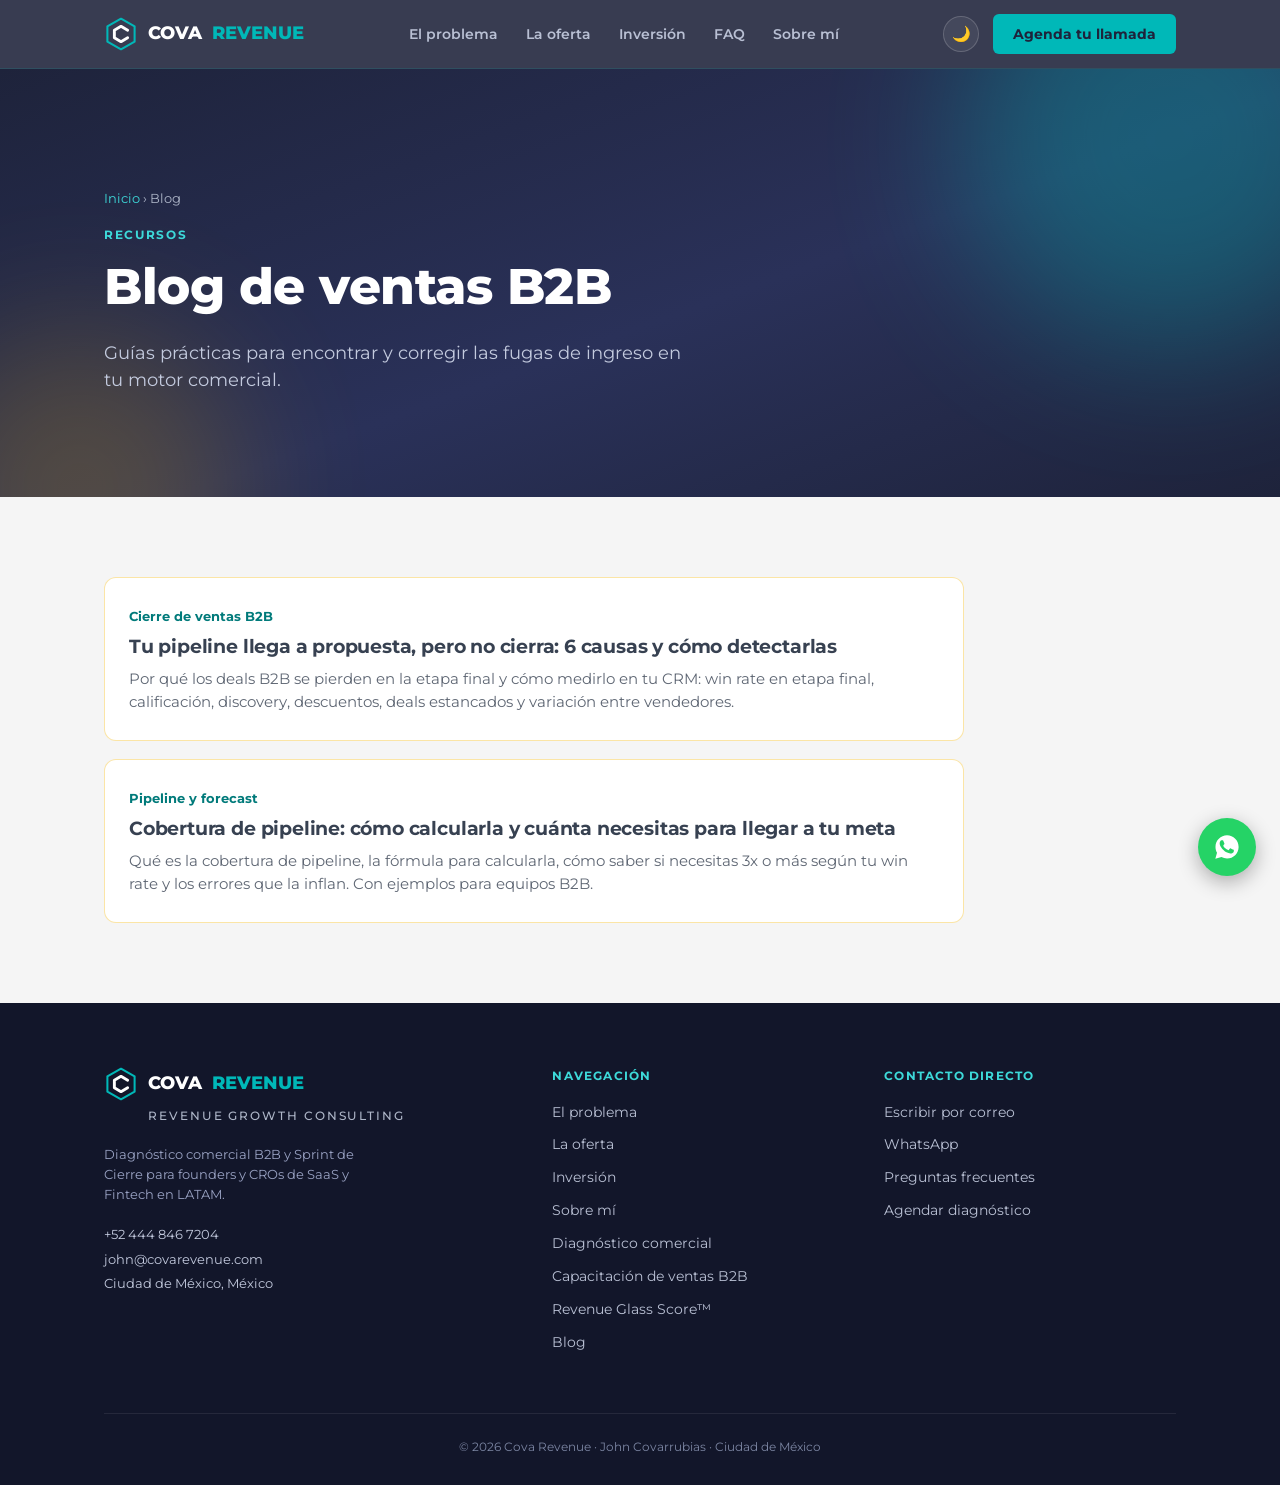
<file: blog/index.html>
<!DOCTYPE html>
<html lang="es-MX">
<head>
<!-- Google Tag Manager -->
<script>(function(w,d,s,l,i){w[l]=w[l]||[];w[l].push({'gtm.start':
new Date().getTime(),event:'gtm.js'});var f=d.getElementsByTagName(s)[0],
j=d.createElement(s),dl=l!='dataLayer'?'&l='+l:'';j.async=true;j.src=
'https://www.googletagmanager.com/gtm.js?id='+i+dl;f.parentNode.insertBefore(j,f);
})(window,document,'script','dataLayer','GTM-55J3CXSP');</script>
<!-- End Google Tag Manager -->
<script>
(function(){ try{ var t = localStorage.getItem('cova-theme'); if(t) document.documentElement.setAttribute('data-theme', t); }catch(e){} })();
</script>
<meta charset="UTF-8">
<meta name="viewport" content="width=device-width, initial-scale=1.0">
<title>Blog de ventas B2B: pipeline, cierre y forecast | Cova Revenue</title>
<meta name="description" content="Artículos prácticos para founders, CEOs y líderes comerciales de SaaS y Fintech en LATAM: pipeline, cierre, forecast y Revenue Operations.">
<link rel="canonical" href="https://www.covarevenue.com/blog/">
<meta property="og:title" content="Blog de ventas B2B: pipeline, cierre y forecast | Cova Revenue">
<meta property="og:description" content="Artículos prácticos para founders, CEOs y líderes comerciales de SaaS y Fintech en LATAM: pipeline, cierre, forecast y Revenue Operations.">
<meta property="og:image" content="https://www.covarevenue.com/og-image.png">
<meta property="og:url" content="https://www.covarevenue.com/blog/">
<meta property="og:type" content="website">
<meta property="og:locale" content="es_MX">
<meta name="twitter:card" content="summary_large_image">
<link rel="icon" type="image/png" sizes="16x16" href="/favicon-16.png">
<link rel="icon" type="image/png" sizes="32x32" href="/favicon-32.png">
<link rel="icon" type="image/png" sizes="48x48" href="/favicon-48.png">
<link rel="apple-touch-icon" sizes="180x180" href="/favicon-180.png">
<link rel="icon" type="image/png" sizes="192x192" href="/favicon-192.png">
<link rel="shortcut icon" href="/favicon.ico">
<link rel="preconnect" href="https://fonts.googleapis.com">
<link rel="preconnect" href="https://fonts.gstatic.com" crossorigin>
<link href="https://fonts.googleapis.com/css2?family=Montserrat:ital,wght@0,400;0,500;0,600;0,700;0,800;1,600&display=swap" rel="stylesheet">
<link rel="stylesheet" href="/assets/site.css">
<style>
  .post{max-width:760px; margin:0 auto;}
  .post-meta{font-size:12.5px; color:#AEB6C8; margin-top:14px;}
  .post h2{font-size:clamp(21px,2.6vw,26px); line-height:1.25; margin:44px 0 14px;}
  .post h3{font-size:17.5px; margin:28px 0 8px;}
  .post p, .post li{font-size:16px; line-height:1.75;}
  .post p{margin:0 0 16px;}
  .post ul, .post ol{margin:0 0 18px 22px;}
  .post li{margin-bottom:8px;}
  .post strong{color:var(--primary);}
  [data-theme="dark"] .post strong{color:#fff;}
  .formula{background:var(--card-bg); border:1px solid rgba(244,180,0,0.45); border-left:4px solid var(--highlight); border-radius:0 10px 10px 0; padding:16px 20px; margin:20px 0; font-size:16px; font-weight:700;}
  .note{font-size:13.5px; opacity:0.75; font-style:italic;}
  .post table{width:100%; border-collapse:collapse; margin:18px 0 24px; font-size:14.5px;}
  .post th{text-align:left; font-size:11.5px; letter-spacing:0.06em; text-transform:uppercase; color:var(--kicker-color); padding:10px; border-bottom:2px solid var(--card-border);}
  .post td{padding:12px 10px; border-bottom:1px solid var(--card-border); vertical-align:top; line-height:1.5;}
  .post-cta{margin:40px 0 8px; padding:26px 24px; border-radius:12px; background:var(--primary); color:#fff;}
  .post-cta h3{color:#fff; margin:0 0 8px;}
  .post-cta p{color:#C3CADE; font-size:15px;}
  .post-cta .btn-primary{margin-top:6px;}
  .post-cta a.more{color:var(--highlight); font-weight:700; border-bottom:1px solid currentColor; margin-left:14px; font-size:14px;}
  .post-author{display:flex; gap:14px; align-items:flex-start; margin-top:36px; padding-top:24px; border-top:1px solid var(--card-border); font-size:14px; line-height:1.6;}
  .post-author b{display:block; font-size:15px;}
  .post-list{display:grid; gap:18px; max-width:860px;}
  .post-card{display:block; background:var(--card-bg); border:1px solid rgba(244,180,0,0.35); border-radius:12px; padding:26px 24px; transition:transform .2s ease, box-shadow .2s ease;}
  .post-card:hover{transform:translateY(-4px); box-shadow:0 14px 30px rgba(0,184,184,0.14);}
  .post-card h2{font-size:19px; margin:6px 0 8px; line-height:1.3;}
  .post-card p{font-size:14.5px; opacity:0.8; line-height:1.6;}
  .post-card span{font-size:12.5px; font-weight:700; color:var(--kicker-color);}
  @media (max-width:600px){ .post p, .post li{font-size:15.5px;} .post table{font-size:13px;} .post th, .post td{padding:8px 6px;} .post-cta a.more{display:inline-block; margin:12px 0 0;} }
</style>
<script type="application/ld+json">
[
 {
  "@context": "https://schema.org",
  "@type": "BreadcrumbList",
  "itemListElement": [
   {
    "@type": "ListItem",
    "position": 1,
    "name": "Inicio",
    "item": "https://www.covarevenue.com/"
   },
   {
    "@type": "ListItem",
    "position": 2,
    "name": "Blog",
    "item": "https://www.covarevenue.com/blog/"
   }
  ]
 }
]
</script>
</head>
<body>
<!-- Google Tag Manager (noscript) -->
<noscript><iframe src="https://www.googletagmanager.com/ns.html?id=GTM-55J3CXSP"
height="0" width="0" style="display:none;visibility:hidden"></iframe></noscript>
<!-- End Google Tag Manager (noscript) -->

<nav>
  <div class="wrap">
    <a href="/" class="brand">
      <span class="iso"><svg viewBox="0 0 40 40"><polygon points="20,2 36,11 36,29 20,38 4,29 4,11" fill="none" stroke="#00B8B8" stroke-width="2.4" stroke-linejoin="round"/><path d="M27.8,15.5 L20,11 L12.2,15.5 L12.2,24.5 L20,29 L27.8,24.5" fill="none" stroke="#FFFFFF" stroke-width="3.4" stroke-linecap="round" stroke-linejoin="round"/></svg></span>
      COVA <span>REVENUE</span>
    </a>
    <div class="nav-links">
      <a href="/#problema">El problema</a>
      <a href="/#oferta">La oferta</a>
      <a href="/#inversion">Inversión</a>
      <a href="/#faq">FAQ</a>
      <a href="/#sobre-mi">Sobre mí</a>
    </div>
    <div class="nav-right">
      <button class="theme-toggle" id="themeToggle" aria-label="Cambiar tema">🌙</button>
      <a href="/#contacto" class="nav-cta">Agenda tu llamada</a>
    </div>
  </div>
</nav>

<section class="hero page-hero" style="padding-bottom:64px;">
  <div class="blob blob-a"></div>
  <div class="blob blob-b"></div>
  <div class="wrap">
    <div class="crumbs reveal"><a href="/">Inicio</a> › Blog</div>
    <div class="kicker on-dark reveal">Recursos</div>
    <h1 class="reveal" style="max-width:900px;">Blog de ventas B2B</h1>
    <p class="sub reveal">Guías prácticas para encontrar y corregir las fugas de ingreso en tu motor comercial.</p>
    
  </div>
</section>

<section class="page-sec">
  <div class="wrap">
<div class="post-list">
  <a class="post-card reveal" href="/blog/pipeline-llega-a-propuesta-pero-no-cierra/"><span>Cierre de ventas B2B</span><h2>Tu pipeline llega a propuesta, pero no cierra: 6 causas y cómo detectarlas</h2><p>Por qué los deals B2B se pierden en la etapa final y cómo medirlo en tu CRM: win rate en etapa final, calificación, discovery, descuentos, deals estancados y variación entre vendedores.</p></a>
  <a class="post-card reveal" href="/blog/como-calcular-cobertura-de-pipeline/"><span>Pipeline y forecast</span><h2>Cobertura de pipeline: cómo calcularla y cuánta necesitas para llegar a tu meta</h2><p>Qué es la cobertura de pipeline, la fórmula para calcularla, cómo saber si necesitas 3x o más según tu win rate y los errores que la inflan. Con ejemplos para equipos B2B.</p></a>
</div>
  </div>
</section>

<footer>
  <div class="wrap">
    <div class="footer-grid">
      <div class="footer-brand">
        <div class="brand">
          <span class="iso"><svg viewBox="0 0 40 40"><polygon points="20,2 36,11 36,29 20,38 4,29 4,11" fill="none" stroke="#00B8B8" stroke-width="2.4" stroke-linejoin="round"/><path d="M27.8,15.5 L20,11 L12.2,15.5 L12.2,24.5 L20,29 L27.8,24.5" fill="none" stroke="#FFFFFF" stroke-width="3.4" stroke-linecap="round" stroke-linejoin="round"/></svg></span>
          COVA <span>REVENUE</span>
        </div>
        <div class="brand-tagline">REVENUE GROWTH CONSULTING</div>
        <p>Diagnóstico comercial B2B y Sprint de Cierre para founders y CROs de SaaS y Fintech en LATAM.</p>
        <div class="footer-contact">
          +52 444 846 7204<br>
          john@covarevenue.com<br>
          Ciudad de México, México
        </div>
      </div>
      <div class="footer-col">
        <h4>Navegación</h4>
        <a href="/#problema">El problema</a>
        <a href="/#oferta">La oferta</a>
        <a href="/#inversion">Inversión</a>
        <a href="/#sobre-mi">Sobre mí</a>
        <a href="/diagnostico-comercial/">Diagnóstico comercial</a>
        <a href="/capacitacion-ventas-b2b/">Capacitación de ventas B2B</a>
        <a href="/revenue-glass-score/">Revenue Glass Score™</a>
        <a href="/blog/">Blog</a>
      </div>
      <div class="footer-col">
        <h4>Contacto directo</h4>
        <a href="mailto:john@covarevenue.com" id="mailLink">Escribir por correo</a>
        <a href="https://wa.me/524448467204" target="_blank" rel="noopener">WhatsApp</a>
        <a href="/#faq">Preguntas frecuentes</a>
        <a href="/#contacto">Agendar diagnóstico</a>
      </div>
    </div>
    <div class="footer-bottom">© 2026 Cova Revenue · John Covarrubias · Ciudad de México</div>
  </div>
</footer>

<a href="https://wa.me/524448467204?text=Hola%20John%2C%20quiero%20agendar%20un%20diagn%C3%B3stico%20comercial%20gratuito" target="_blank" rel="noopener" class="wa-float" aria-label="Escribir por WhatsApp">
  <svg viewBox="0 0 24 24" width="28" height="28" fill="#FFFFFF"><path d="M12.04 2C6.58 2 2.13 6.45 2.13 11.91c0 1.75.46 3.45 1.32 4.95L2 22l5.25-1.38c1.45.79 3.08 1.21 4.79 1.21h.01c5.46 0 9.91-4.45 9.91-9.91C21.96 6.45 17.5 2 12.04 2zm5.83 14.13c-.25.7-1.24 1.28-2.03 1.45-.55.12-1.26.21-3.67-.79-3.08-1.27-5.06-4.4-5.21-4.6-.15-.2-1.24-1.65-1.24-3.15s.77-2.23 1.05-2.53c.27-.3.6-.37.8-.37.2 0 .4 0 .58.01.19.01.44-.07.68.52.25.6.85 2.08.92 2.23.07.15.12.33.02.53-.1.2-.15.33-.3.5-.15.18-.31.4-.45.54-.15.15-.3.31-.13.61.17.3.77 1.27 1.65 2.06 1.14 1.02 2.1 1.33 2.4 1.48.3.15.48.13.65-.08.18-.2.75-.87.95-1.17.2-.3.4-.25.68-.15.27.1 1.75.82 2.05.97.3.15.5.22.57.35.08.13.08.72-.17 1.42z"/></svg>
</a>

<script src="/assets/site.js" defer></script>
</body>
</html>
</file>
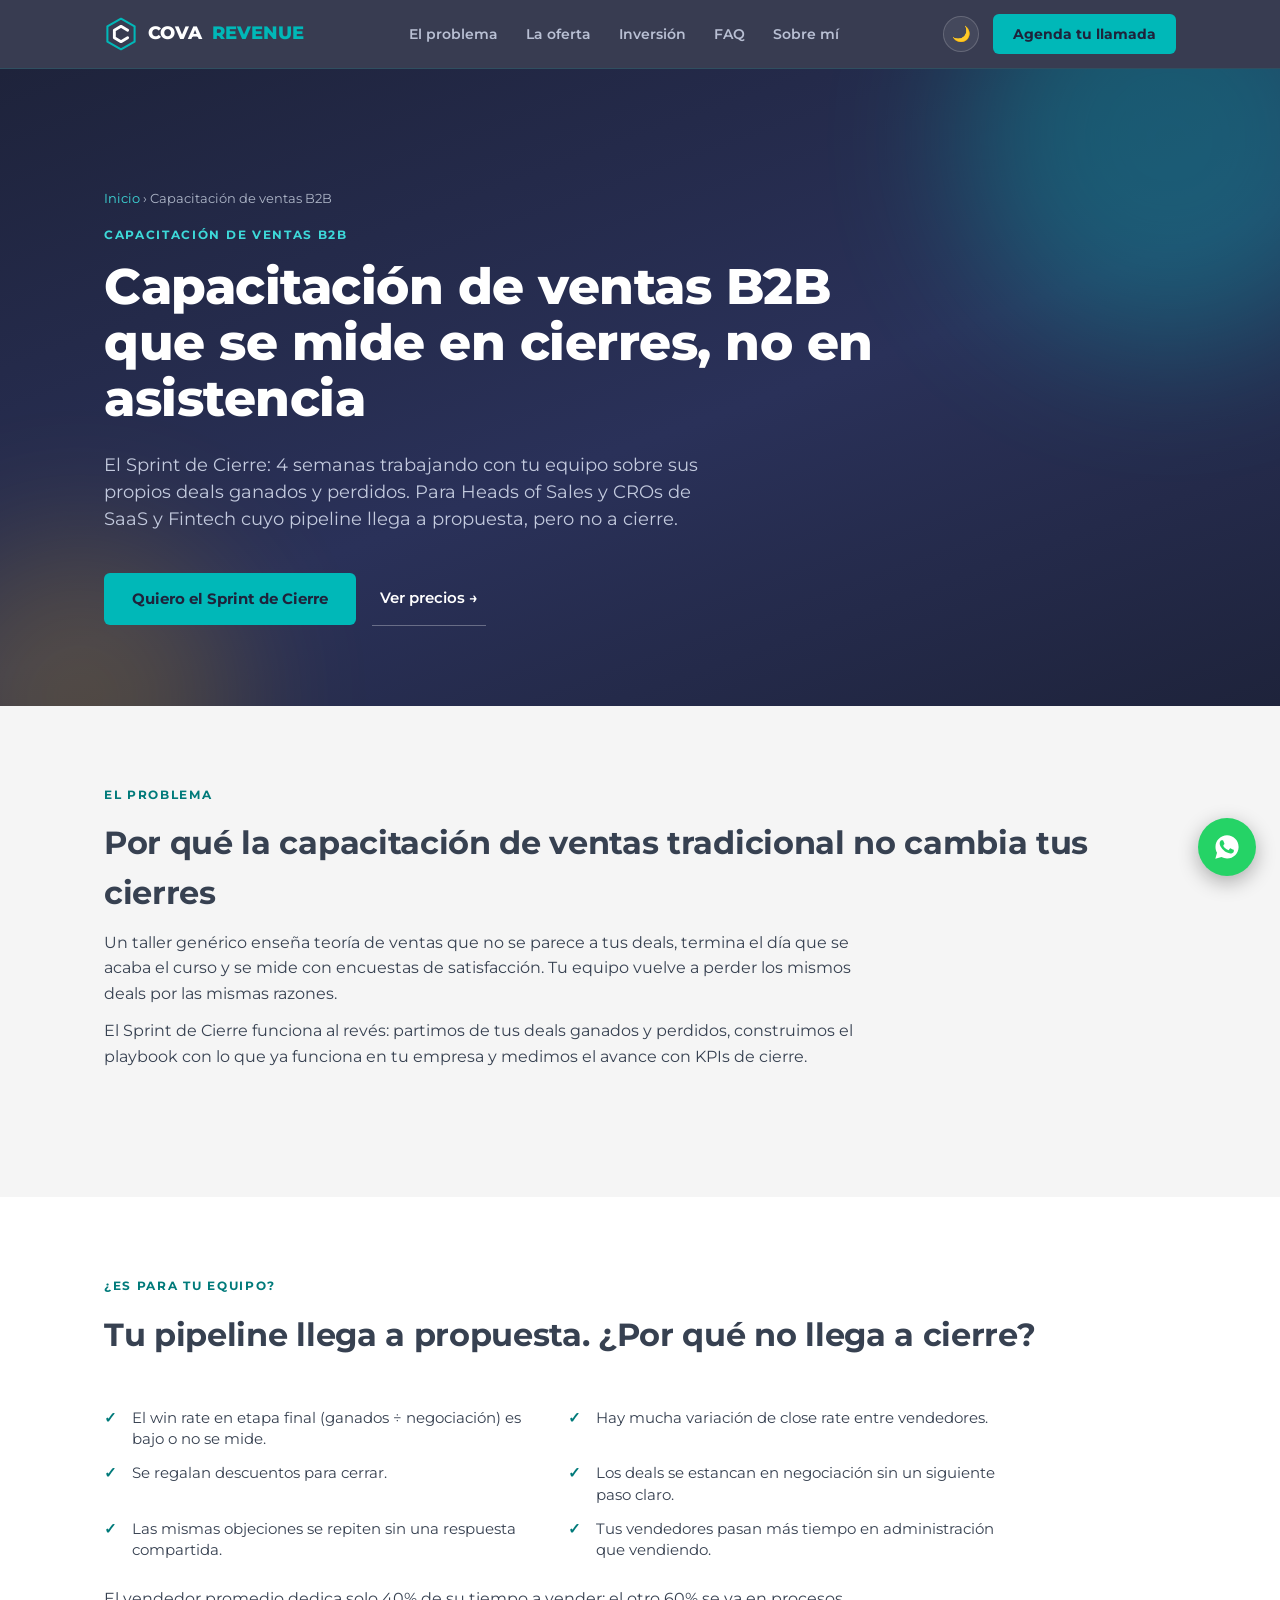
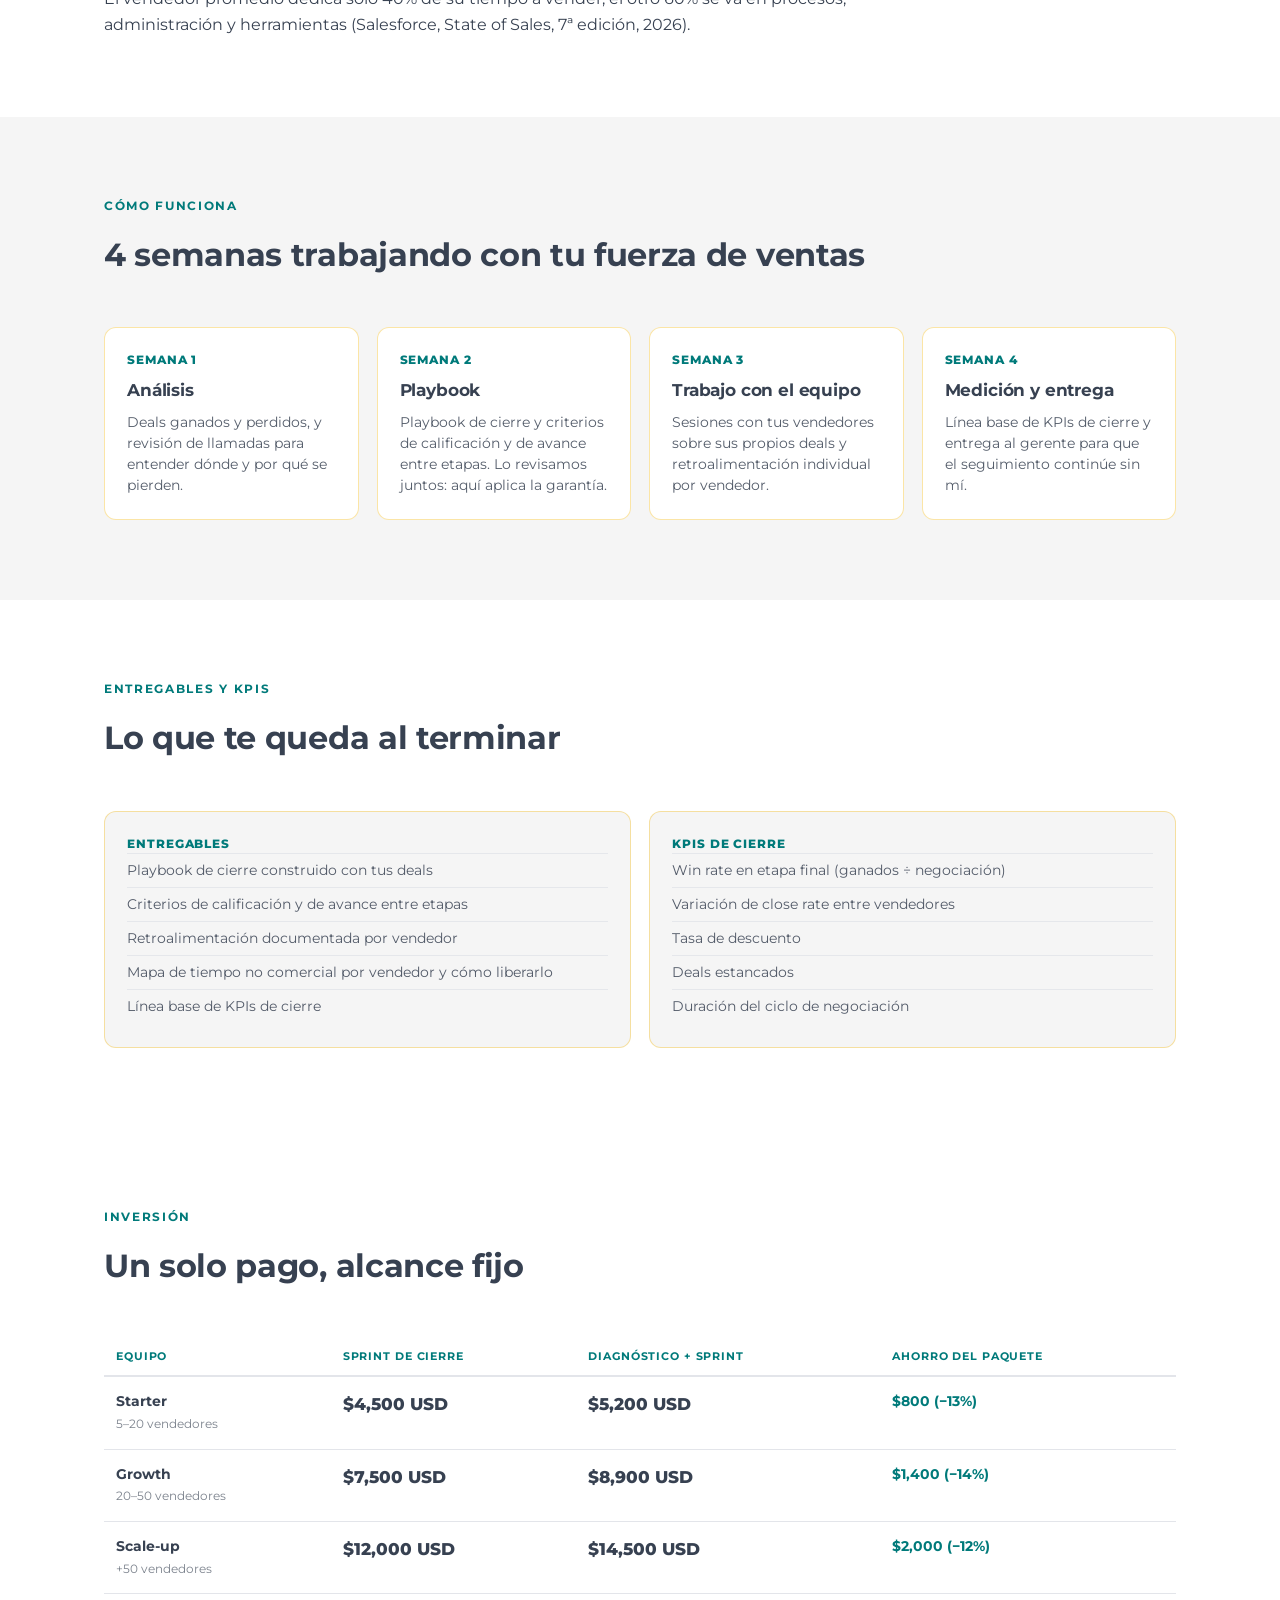
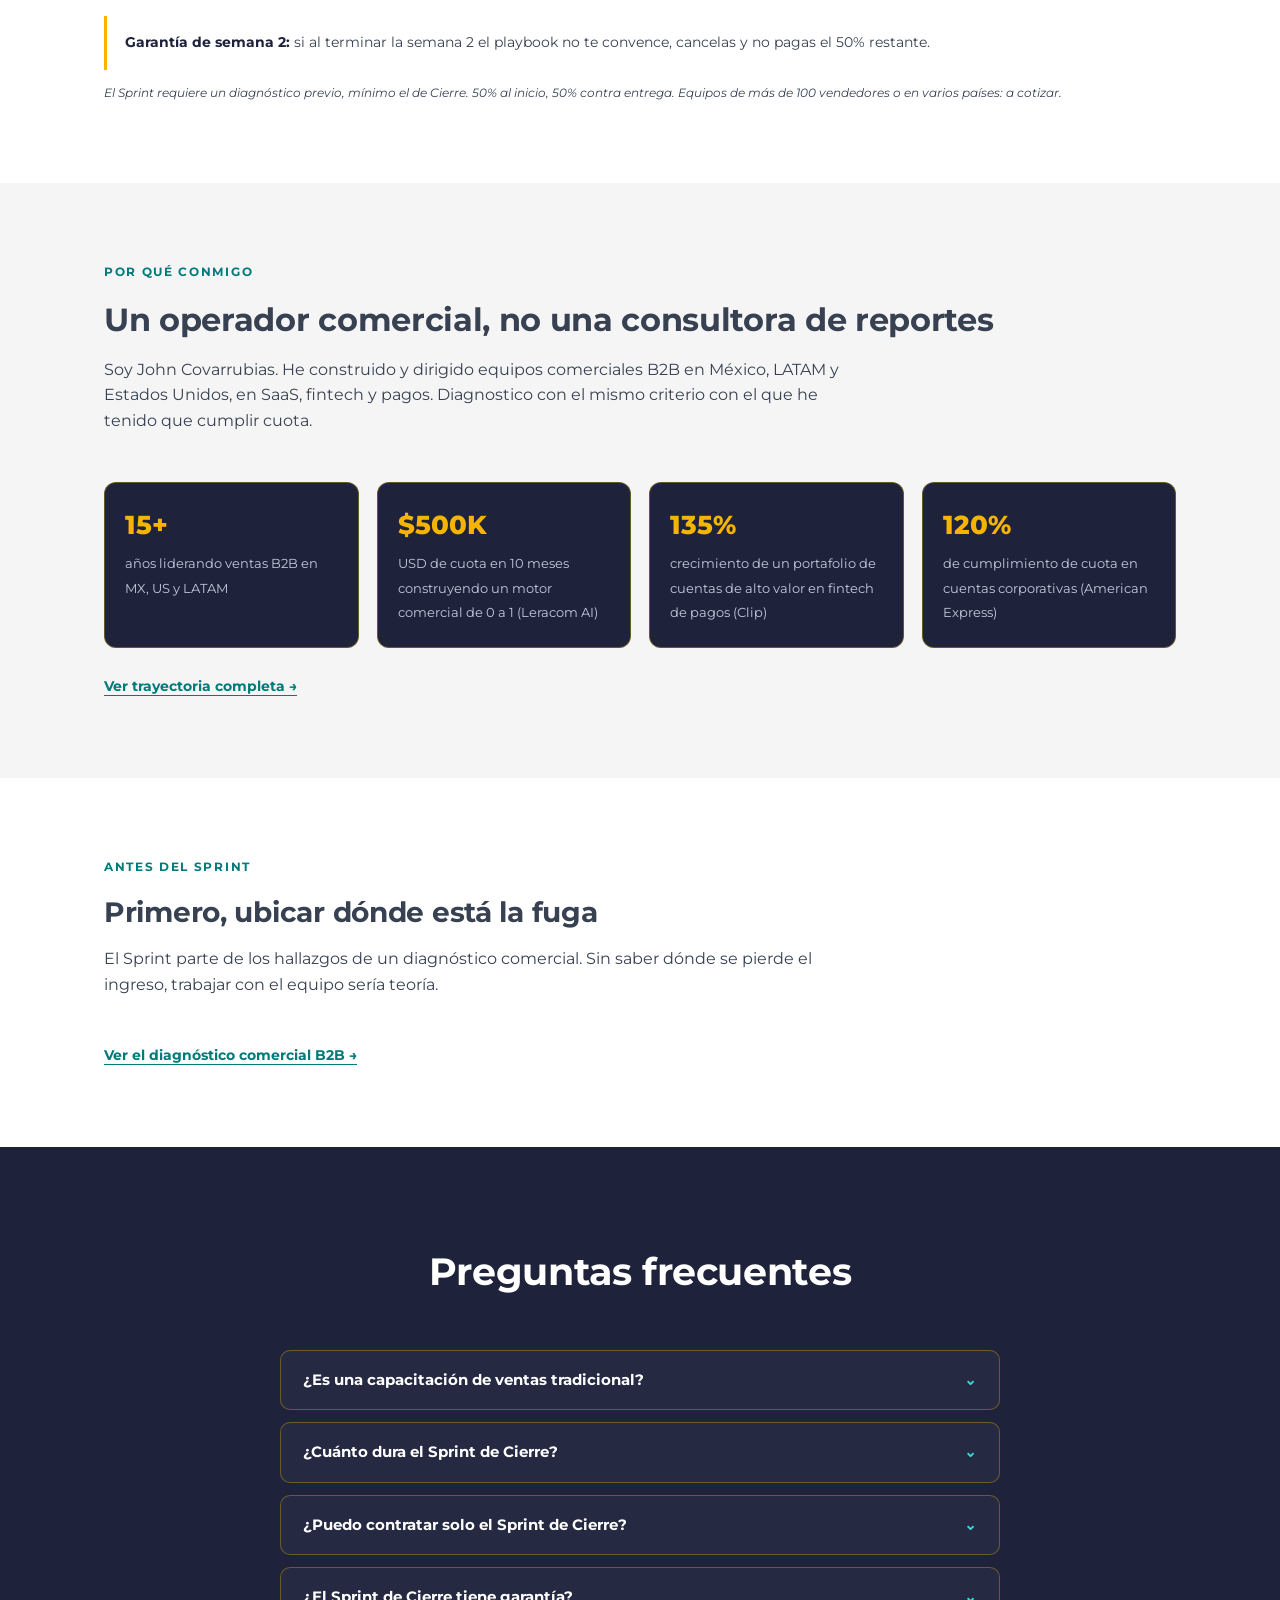
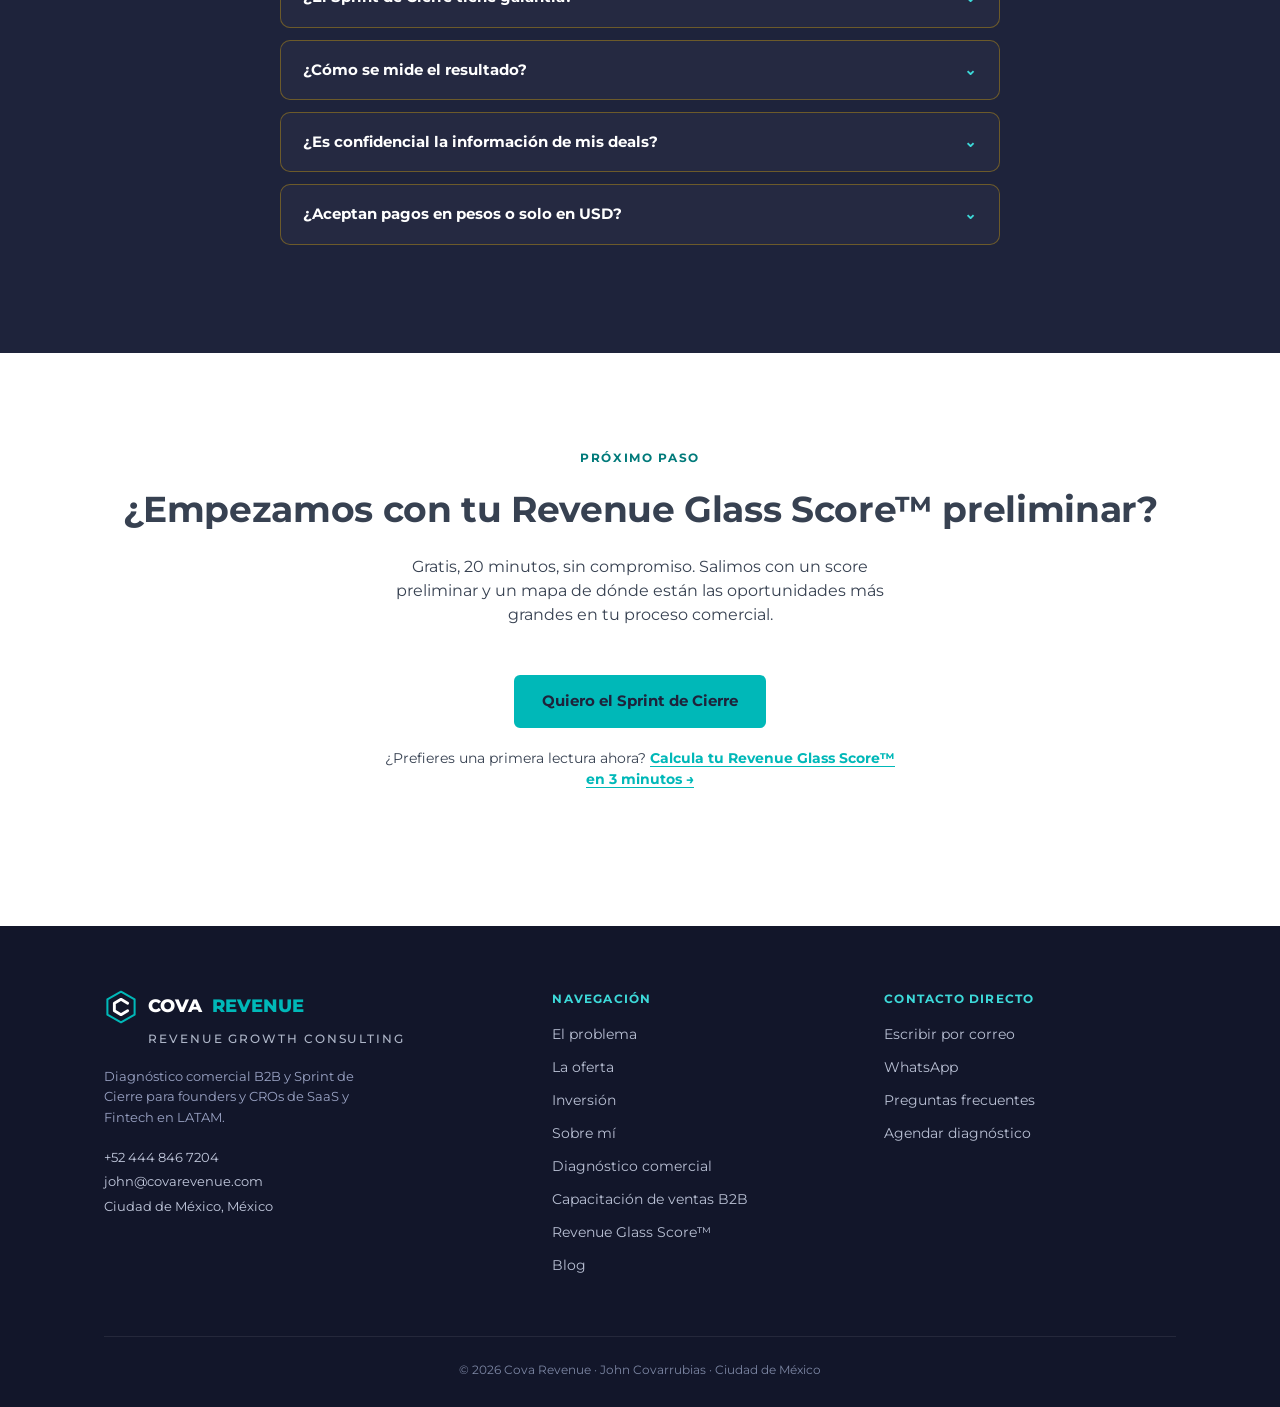
<file: capacitacion-ventas-b2b/index.html>
<!DOCTYPE html>
<html lang="es-MX">
<head>
<!-- Google Tag Manager -->
<script>(function(w,d,s,l,i){w[l]=w[l]||[];w[l].push({'gtm.start':
new Date().getTime(),event:'gtm.js'});var f=d.getElementsByTagName(s)[0],
j=d.createElement(s),dl=l!='dataLayer'?'&l='+l:'';j.async=true;j.src=
'https://www.googletagmanager.com/gtm.js?id='+i+dl;f.parentNode.insertBefore(j,f);
})(window,document,'script','dataLayer','GTM-55J3CXSP');</script>
<!-- End Google Tag Manager -->
<script>
(function(){ try{ var t = localStorage.getItem('cova-theme'); if(t) document.documentElement.setAttribute('data-theme', t); }catch(e){} })();
</script>
<meta charset="UTF-8">
<meta name="viewport" content="width=device-width, initial-scale=1.0">
<title>Capacitación de Ventas B2B con tus Propios Deals | Cova Revenue</title>
<meta name="description" content="Capacitación para equipos de ventas B2B en 4 semanas: playbook de cierre con tus deals ganados y perdidos, revisión de llamadas y KPIs de cierre. Precio fijo y garantía de semana 2.">
<link rel="canonical" href="https://www.covarevenue.com/capacitacion-ventas-b2b/">
<link rel="icon" type="image/png" sizes="16x16" href="/favicon-16.png">
<link rel="icon" type="image/png" sizes="32x32" href="/favicon-32.png">
<link rel="icon" type="image/png" sizes="48x48" href="/favicon-48.png">
<link rel="apple-touch-icon" sizes="180x180" href="/favicon-180.png">
<link rel="icon" type="image/png" sizes="192x192" href="/favicon-192.png">
<link rel="shortcut icon" href="/favicon.ico">
<meta property="og:title" content="Capacitación de Ventas B2B con tus Propios Deals | Cova Revenue">
<meta property="og:description" content="Capacitación para equipos de ventas B2B en 4 semanas: playbook de cierre con tus deals ganados y perdidos, revisión de llamadas y KPIs de cierre. Precio fijo y garantía de semana 2.">
<meta property="og:image" content="https://www.covarevenue.com/og-image.png">
<meta property="og:url" content="https://www.covarevenue.com/capacitacion-ventas-b2b/">
<meta property="og:type" content="website">
<meta property="og:locale" content="es_MX">
<meta name="twitter:card" content="summary_large_image">
<meta name="twitter:title" content="Capacitación de Ventas B2B con tus Propios Deals | Cova Revenue">
<meta name="twitter:description" content="Capacitación para equipos de ventas B2B en 4 semanas: playbook de cierre con tus deals ganados y perdidos, revisión de llamadas y KPIs de cierre. Precio fijo y garantía de semana 2.">
<meta name="twitter:image" content="https://www.covarevenue.com/og-image.png">
<link rel="preconnect" href="https://fonts.googleapis.com">
<link rel="preconnect" href="https://fonts.gstatic.com" crossorigin>
<link href="https://fonts.googleapis.com/css2?family=Montserrat:ital,wght@0,400;0,500;0,600;0,700;0,800;1,600&display=swap" rel="stylesheet">
<link rel="stylesheet" href="/assets/site.css">
<script type="application/ld+json">
[
 {
  "@context": "https://schema.org",
  "@type": "Service",
  "name": "Capacitación de Ventas B2B – Sprint de Cierre",
  "serviceType": "Capacitación de ventas B2B",
  "provider": {
   "@type": "ProfessionalService",
   "name": "Cova Revenue",
   "url": "https://www.covarevenue.com/",
   "founder": {
    "@type": "Person",
    "name": "John Covarrubias",
    "sameAs": "https://www.linkedin.com/in/john-covarrubias-52034b230/"
   }
  },
  "areaServed": [
   "MX",
   "CO",
   "CL",
   "PE",
   "AR",
   "Latin America"
  ],
  "url": "https://www.covarevenue.com/capacitacion-ventas-b2b/",
  "description": "Capacitación de 4 semanas para equipos de ventas B2B con sus propios deals: playbook de cierre, revisión de llamadas y KPIs de cierre.",
  "offers": [
   {
    "@type": "Offer",
    "name": "Starter",
    "price": "4500",
    "priceCurrency": "USD"
   },
   {
    "@type": "Offer",
    "name": "Growth",
    "price": "7500",
    "priceCurrency": "USD"
   },
   {
    "@type": "Offer",
    "name": "Scale-up",
    "price": "12000",
    "priceCurrency": "USD"
   }
  ]
 },
 {
  "@context": "https://schema.org",
  "@type": "FAQPage",
  "mainEntity": [
   {
    "@type": "Question",
    "name": "¿Es una capacitación de ventas tradicional?",
    "acceptedAnswer": {
     "@type": "Answer",
     "text": "No. Trabajamos con tus deals reales y medimos con KPIs de cierre, no con encuestas de satisfacción."
    }
   },
   {
    "@type": "Question",
    "name": "¿Cuánto dura el Sprint de Cierre?",
    "acceptedAnswer": {
     "@type": "Answer",
     "text": "Cuatro semanas: análisis, playbook, trabajo con el equipo, y medición y entrega."
    }
   },
   {
    "@type": "Question",
    "name": "¿Puedo contratar solo el Sprint de Cierre?",
    "acceptedAnswer": {
     "@type": "Answer",
     "text": "Requiere un diagnóstico previo, mínimo el de Cierre. Sin saber dónde está la fuga, el trabajo con tu equipo sería teoría. Si contratas ambos, el paquete cuesta menos que por separado."
    }
   },
   {
    "@type": "Question",
    "name": "¿El Sprint de Cierre tiene garantía?",
    "acceptedAnswer": {
     "@type": "Answer",
     "text": "Sí. Al terminar la semana 2 revisamos juntos el playbook construido con tus deals. Si no lo apruebas, cancelamos y no pagas el segundo 50%. La garantía aplica cuando tu equipo participa en las sesiones y tenemos acceso al CRM."
    }
   },
   {
    "@type": "Question",
    "name": "¿Cómo se mide el resultado?",
    "acceptedAnswer": {
     "@type": "Answer",
     "text": "Con una línea base de KPIs de cierre: win rate en etapa final, variación entre vendedores, tasa de descuento, deals estancados y ciclo de negociación."
    }
   },
   {
    "@type": "Question",
    "name": "¿Es confidencial la información de mis deals?",
    "acceptedAnswer": {
     "@type": "Answer",
     "text": "Sí. Firmamos un NDA antes de tocar cualquier dato de tu CRM o de tu equipo."
    }
   },
   {
    "@type": "Question",
    "name": "¿Aceptan pagos en pesos o solo en USD?",
    "acceptedAnswer": {
     "@type": "Answer",
     "text": "El precio se cotiza en USD, pero se puede facturar en pesos mexicanos al tipo de cambio del día del pago."
    }
   }
  ]
 },
 {
  "@context": "https://schema.org",
  "@type": "BreadcrumbList",
  "itemListElement": [
   {
    "@type": "ListItem",
    "position": 1,
    "name": "Inicio",
    "item": "https://www.covarevenue.com/"
   },
   {
    "@type": "ListItem",
    "position": 2,
    "name": "Capacitación de ventas B2B",
    "item": "https://www.covarevenue.com/capacitacion-ventas-b2b/"
   }
  ]
 }
]
</script>
</head>
<body>
<!-- Google Tag Manager (noscript) -->
<noscript><iframe src="https://www.googletagmanager.com/ns.html?id=GTM-55J3CXSP"
height="0" width="0" style="display:none;visibility:hidden"></iframe></noscript>
<!-- End Google Tag Manager (noscript) -->

<nav>
  <div class="wrap">
    <a href="/" class="brand">
      <span class="iso"><svg viewBox="0 0 40 40"><polygon points="20,2 36,11 36,29 20,38 4,29 4,11" fill="none" stroke="#00B8B8" stroke-width="2.4" stroke-linejoin="round"/><path d="M27.8,15.5 L20,11 L12.2,15.5 L12.2,24.5 L20,29 L27.8,24.5" fill="none" stroke="#FFFFFF" stroke-width="3.4" stroke-linecap="round" stroke-linejoin="round"/></svg></span>
      COVA <span>REVENUE</span>
    </a>
    <div class="nav-links">
      <a href="/#problema">El problema</a>
      <a href="/#oferta">La oferta</a>
      <a href="/#inversion">Inversión</a>
      <a href="/#faq">FAQ</a>
      <a href="/#sobre-mi">Sobre mí</a>
    </div>
    <div class="nav-right">
      <button class="theme-toggle" id="themeToggle" aria-label="Cambiar tema">🌙</button>
      <a href="/#contacto" class="nav-cta">Agenda tu llamada</a>
    </div>
  </div>
</nav>

<section class="hero page-hero">
  <div class="blob blob-a"></div>
  <div class="blob blob-b"></div>
  <div class="wrap">
    <div class="crumbs reveal"><a href="/">Inicio</a> › Capacitación de ventas B2B</div>
    <div class="kicker on-dark reveal">Capacitación de ventas B2B</div>
    <h1 class="reveal">Capacitación de ventas B2B que se mide en cierres, no en asistencia</h1>
    <p class="sub reveal">El Sprint de Cierre: 4 semanas trabajando con tu equipo sobre sus propios deals ganados y perdidos. Para Heads of Sales y CROs de SaaS y Fintech cuyo pipeline llega a propuesta, pero no a cierre.</p>
    <div class="cta-row reveal">
      <a href="/?interes=Sprint%20de%20Cierre%20con%20mi%20equipo#contacto" class="btn-primary" data-interest="Sprint de Cierre con mi equipo">Quiero el Sprint de Cierre</a>
      <a href="#precios" class="btn-ghost">Ver precios →</a>
    </div>
  </div>
</section>

<section class="page-sec">
  <div class="wrap">
    <div class="section-head">
      <div class="kicker reveal">El problema</div>
      <h2 class="reveal breathe" style="font-size:clamp(24px,3.2vw,32px);">Por qué la capacitación de ventas tradicional no cambia tus cierres</h2>
      <p class="lead-p reveal">Un taller genérico enseña teoría de ventas que no se parece a tus deals, termina el día que se acaba el curso y se mide con encuestas de satisfacción. Tu equipo vuelve a perder los mismos deals por las mismas razones.</p>
      <p class="lead-p reveal">El Sprint de Cierre funciona al revés: partimos de tus deals ganados y perdidos, construimos el playbook con lo que ya funciona en tu empresa y medimos el avance con KPIs de cierre.</p>
    </div>
  </div>
</section>

<section class="page-sec alt">
  <div class="wrap">
    <div class="section-head">
      <div class="kicker reveal">¿Es para tu equipo?</div>
      <h2 class="reveal breathe" style="font-size:clamp(24px,3.2vw,32px);">Tu pipeline llega a propuesta. ¿Por qué no llega a cierre?</h2>
    </div>
    <ul class="checks reveal">
      <li>El win rate en etapa final (ganados ÷ negociación) es bajo o no se mide.</li>
      <li>Hay mucha variación de close rate entre vendedores.</li>
      <li>Se regalan descuentos para cerrar.</li>
      <li>Los deals se estancan en negociación sin un siguiente paso claro.</li>
      <li>Las mismas objeciones se repiten sin una respuesta compartida.</li>
      <li>Tus vendedores pasan más tiempo en administración que vendiendo.</li>
    </ul>
    <p class="lead-p reveal" style="margin-top:24px;">El vendedor promedio dedica solo 40% de su tiempo a vender; el otro 60% se va en procesos, administración y herramientas (Salesforce, State of Sales, 7ª edición, 2026).</p>
  </div>
</section>

<section class="page-sec">
  <div class="wrap">
    <div class="section-head">
      <div class="kicker reveal">Cómo funciona</div>
      <h2 class="reveal breathe" style="font-size:clamp(24px,3.2vw,32px);">4 semanas trabajando con tu fuerza de ventas</h2>
    </div>
    <div class="steps">
      <div class="step reveal"><div class="step-n">Semana 1</div><h3>Análisis</h3><p>Deals ganados y perdidos, y revisión de llamadas para entender dónde y por qué se pierden.</p></div>
      <div class="step reveal"><div class="step-n">Semana 2</div><h3>Playbook</h3><p>Playbook de cierre y criterios de calificación y de avance entre etapas. Lo revisamos juntos: aquí aplica la garantía.</p></div>
      <div class="step reveal"><div class="step-n">Semana 3</div><h3>Trabajo con el equipo</h3><p>Sesiones con tus vendedores sobre sus propios deals y retroalimentación individual por vendedor.</p></div>
      <div class="step reveal"><div class="step-n">Semana 4</div><h3>Medición y entrega</h3><p>Línea base de KPIs de cierre y entrega al gerente para que el seguimiento continúe sin mí.</p></div>
    </div>
  </div>
</section>

<section class="page-sec alt">
  <div class="wrap">
    <div class="section-head">
      <div class="kicker reveal">Entregables y KPIs</div>
      <h2 class="reveal breathe" style="font-size:clamp(24px,3.2vw,32px);">Lo que te queda al terminar</h2>
    </div>
    <div class="steps two">
      <div class="step reveal"><div class="step-n">Entregables</div><ul><li>Playbook de cierre construido con tus deals</li><li>Criterios de calificación y de avance entre etapas</li><li>Retroalimentación documentada por vendedor</li><li>Mapa de tiempo no comercial por vendedor y cómo liberarlo</li><li>Línea base de KPIs de cierre</li></ul></div>
      <div class="step reveal"><div class="step-n">KPIs de cierre</div><ul><li>Win rate en etapa final (ganados ÷ negociación)</li><li>Variación de close rate entre vendedores</li><li>Tasa de descuento</li><li>Deals estancados</li><li>Duración del ciclo de negociación</li></ul></div>
    </div>
  </div>
</section>

<section id="precios" class="page-sec alt">
  <div class="wrap">
    <div class="section-head">
      <div class="kicker reveal">Inversión</div>
      <h2 class="reveal breathe" style="font-size:clamp(24px,3.2vw,32px);">Un solo pago, alcance fijo</h2>
    </div>
    <table class="sprint-table reveal">
      <thead><tr><th>Equipo</th><th>Sprint de Cierre</th><th>Diagnóstico + Sprint</th><th>Ahorro del paquete</th></tr></thead>
      <tbody>
        <tr><td><span class="tier">Starter</span><span class="aud">5–20 vendedores</span></td><td class="num" data-label="Sprint de Cierre">$4,500 USD</td><td class="num" data-label="Diagnóstico + Sprint">$5,200 USD</td><td class="save" data-label="Ahorro">$800 (−13%)</td></tr>
        <tr><td><span class="tier">Growth</span><span class="aud">20–50 vendedores</span></td><td class="num" data-label="Sprint de Cierre">$7,500 USD</td><td class="num" data-label="Diagnóstico + Sprint">$8,900 USD</td><td class="save" data-label="Ahorro">$1,400 (−14%)</td></tr>
        <tr><td><span class="tier">Scale-up</span><span class="aud">+50 vendedores</span></td><td class="num" data-label="Sprint de Cierre">$12,000 USD</td><td class="num" data-label="Diagnóstico + Sprint">$14,500 USD</td><td class="save" data-label="Ahorro">$2,000 (−12%)</td></tr>
      </tbody>
    </table>
    <div class="sprint-guarantee reveal"><b>Garantía de semana 2:</b> si al terminar la semana 2 el playbook no te convence, cancelas y no pagas el 50% restante.</div>
    <p class="sprint-fine reveal">El Sprint requiere un diagnóstico previo, mínimo el de Cierre. 50% al inicio, 50% contra entrega. Equipos de más de 100 vendedores o en varios países: a cotizar.</p>
  </div>
</section>

<section class="page-sec">
  <div class="wrap">
    <div class="section-head">
      <div class="kicker reveal">Por qué conmigo</div>
      <h2 class="reveal breathe" style="font-size:clamp(24px,3.2vw,32px);">Un operador comercial, no una consultora de reportes</h2>
      <p class="lead-p reveal">Soy John Covarrubias. He construido y dirigido equipos comerciales B2B en México, LATAM y Estados Unidos, en SaaS, fintech y pagos. Diagnostico con el mismo criterio con el que he tenido que cumplir cuota.</p>
    </div>
    <div class="cred">
      <div class="reveal"><b>15+</b><span>años liderando ventas B2B en MX, US y LATAM</span></div>
      <div class="reveal"><b>$500K</b><span>USD de cuota en 10 meses construyendo un motor comercial de 0 a 1 (Leracom AI)</span></div>
      <div class="reveal"><b>135%</b><span>crecimiento de un portafolio de cuentas de alto valor en fintech de pagos (Clip)</span></div>
      <div class="reveal"><b>120%</b><span>de cumplimiento de cuota en cuentas corporativas (American Express)</span></div>
    </div>
    <p class="cross-link reveal"><a href="/#sobre-mi">Ver trayectoria completa →</a></p>
  </div>
</section>

<section class="page-sec alt">
  <div class="wrap">
    <div class="section-head">
      <div class="kicker reveal">Antes del Sprint</div>
      <h2 class="reveal breathe" style="font-size:clamp(22px,2.8vw,28px);">Primero, ubicar dónde está la fuga</h2>
      <p class="lead-p reveal">El Sprint parte de los hallazgos de un diagnóstico comercial. Sin saber dónde se pierde el ingreso, trabajar con el equipo sería teoría.</p>
    </div>
    <p class="cross-link reveal"><a href="/diagnostico-comercial/">Ver el diagnóstico comercial B2B →</a></p>
  </div>
</section>

<section id="faq" class="faq">
  <div class="wrap">
    <div class="section-head" style="text-align:center;">
      <h2 class="reveal breathe" style="font-size:clamp(26px,3.6vw,38px); color:#fff;">Preguntas frecuentes</h2>
    </div>
    <div style="max-width:720px; margin:0 auto;">
      <div id="faqList">
        <details class="faq-item reveal"><summary>¿Es una capacitación de ventas tradicional?<span class="chev" aria-hidden="true">⌄</span></summary><div class="faq-a">No. Trabajamos con tus deals reales y medimos con KPIs de cierre, no con encuestas de satisfacción.</div></details>
        <details class="faq-item reveal"><summary>¿Cuánto dura el Sprint de Cierre?<span class="chev" aria-hidden="true">⌄</span></summary><div class="faq-a">Cuatro semanas: análisis, playbook, trabajo con el equipo, y medición y entrega.</div></details>
        <details class="faq-item reveal"><summary>¿Puedo contratar solo el Sprint de Cierre?<span class="chev" aria-hidden="true">⌄</span></summary><div class="faq-a">Requiere un diagnóstico previo, mínimo el de Cierre. Sin saber dónde está la fuga, el trabajo con tu equipo sería teoría. Si contratas ambos, el paquete cuesta menos que por separado.</div></details>
        <details class="faq-item reveal"><summary>¿El Sprint de Cierre tiene garantía?<span class="chev" aria-hidden="true">⌄</span></summary><div class="faq-a">Sí. Al terminar la semana 2 revisamos juntos el playbook construido con tus deals. Si no lo apruebas, cancelamos y no pagas el segundo 50%. La garantía aplica cuando tu equipo participa en las sesiones y tenemos acceso al CRM.</div></details>
        <details class="faq-item reveal"><summary>¿Cómo se mide el resultado?<span class="chev" aria-hidden="true">⌄</span></summary><div class="faq-a">Con una línea base de KPIs de cierre: win rate en etapa final, variación entre vendedores, tasa de descuento, deals estancados y ciclo de negociación.</div></details>
        <details class="faq-item reveal"><summary>¿Es confidencial la información de mis deals?<span class="chev" aria-hidden="true">⌄</span></summary><div class="faq-a">Sí. Firmamos un NDA antes de tocar cualquier dato de tu CRM o de tu equipo.</div></details>
        <details class="faq-item reveal"><summary>¿Aceptan pagos en pesos o solo en USD?<span class="chev" aria-hidden="true">⌄</span></summary><div class="faq-a">El precio se cotiza en USD, pero se puede facturar en pesos mexicanos al tipo de cambio del día del pago.</div></details>
      </div>
    </div>
  </div>
</section>

<section id="contacto" class="final-cta">
  <div class="wrap">
    <div class="section-head" style="text-align:center;">
      <div class="kicker reveal" style="justify-content:center;">Próximo paso</div>
      <h2 class="reveal breathe">¿Empezamos con tu Revenue Glass Score™ preliminar?</h2>
      <p class="reveal">Gratis, 20 minutos, sin compromiso. Salimos con un score preliminar y un mapa de dónde están las oportunidades más grandes en tu proceso comercial.</p>
    </div>
    <div class="cta-row reveal" style="justify-content:center; margin-top:24px;">
      <a href="/?interes=Sprint%20de%20Cierre%20con%20mi%20equipo#contacto" class="btn-primary" data-interest="Sprint de Cierre con mi equipo">Quiero el Sprint de Cierre</a>
    </div>
    <p class="reveal" style="text-align:center; margin-top:20px; font-size:13.5px;">¿Prefieres una primera lectura ahora? <a href="/revenue-glass-score/" class="wa-link">Calcula tu Revenue Glass Score™ en 3 minutos →</a></p>
  </div>
</section>

<footer>
  <div class="wrap">
    <div class="footer-grid">
      <div class="footer-brand">
        <div class="brand">
          <span class="iso"><svg viewBox="0 0 40 40"><polygon points="20,2 36,11 36,29 20,38 4,29 4,11" fill="none" stroke="#00B8B8" stroke-width="2.4" stroke-linejoin="round"/><path d="M27.8,15.5 L20,11 L12.2,15.5 L12.2,24.5 L20,29 L27.8,24.5" fill="none" stroke="#FFFFFF" stroke-width="3.4" stroke-linecap="round" stroke-linejoin="round"/></svg></span>
          COVA <span>REVENUE</span>
        </div>
        <div class="brand-tagline">REVENUE GROWTH CONSULTING</div>
        <p>Diagnóstico comercial B2B y Sprint de Cierre para founders y CROs de SaaS y Fintech en LATAM.</p>
        <div class="footer-contact">
          +52 444 846 7204<br>
          john@covarevenue.com<br>
          Ciudad de México, México
        </div>
      </div>
      <div class="footer-col">
        <h4>Navegación</h4>
        <a href="/#problema">El problema</a>
        <a href="/#oferta">La oferta</a>
        <a href="/#inversion">Inversión</a>
        <a href="/#sobre-mi">Sobre mí</a>
        <a href="/diagnostico-comercial/">Diagnóstico comercial</a>
        <a href="/capacitacion-ventas-b2b/">Capacitación de ventas B2B</a>
        <a href="/revenue-glass-score/">Revenue Glass Score™</a>
        <a href="/blog/">Blog</a>
      </div>
      <div class="footer-col">
        <h4>Contacto directo</h4>
        <a href="mailto:john@covarevenue.com" id="mailLink">Escribir por correo</a>
        <a href="https://wa.me/524448467204" target="_blank" rel="noopener">WhatsApp</a>
        <a href="/#faq">Preguntas frecuentes</a>
        <a href="/#contacto">Agendar diagnóstico</a>
      </div>
    </div>
    <div class="footer-bottom">© 2026 Cova Revenue · John Covarrubias · Ciudad de México</div>
  </div>
</footer>

<a href="https://wa.me/524448467204?text=Hola%20John%2C%20quiero%20agendar%20un%20diagn%C3%B3stico%20comercial%20gratuito" target="_blank" rel="noopener" class="wa-float" aria-label="Escribir por WhatsApp">
  <svg viewBox="0 0 24 24" width="28" height="28" fill="#FFFFFF"><path d="M12.04 2C6.58 2 2.13 6.45 2.13 11.91c0 1.75.46 3.45 1.32 4.95L2 22l5.25-1.38c1.45.79 3.08 1.21 4.79 1.21h.01c5.46 0 9.91-4.45 9.91-9.91C21.96 6.45 17.5 2 12.04 2zm5.83 14.13c-.25.7-1.24 1.28-2.03 1.45-.55.12-1.26.21-3.67-.79-3.08-1.27-5.06-4.4-5.21-4.6-.15-.2-1.24-1.65-1.24-3.15s.77-2.23 1.05-2.53c.27-.3.6-.37.8-.37.2 0 .4 0 .58.01.19.01.44-.07.68.52.25.6.85 2.08.92 2.23.07.15.12.33.02.53-.1.2-.15.33-.3.5-.15.18-.31.4-.45.54-.15.15-.3.31-.13.61.17.3.77 1.27 1.65 2.06 1.14 1.02 2.1 1.33 2.4 1.48.3.15.48.13.65-.08.18-.2.75-.87.95-1.17.2-.3.4-.25.68-.15.27.1 1.75.82 2.05.97.3.15.5.22.57.35.08.13.08.72-.17 1.42z"/></svg>
</a>

<script src="/assets/site.js" defer></script>
</body>
</html>
</file>
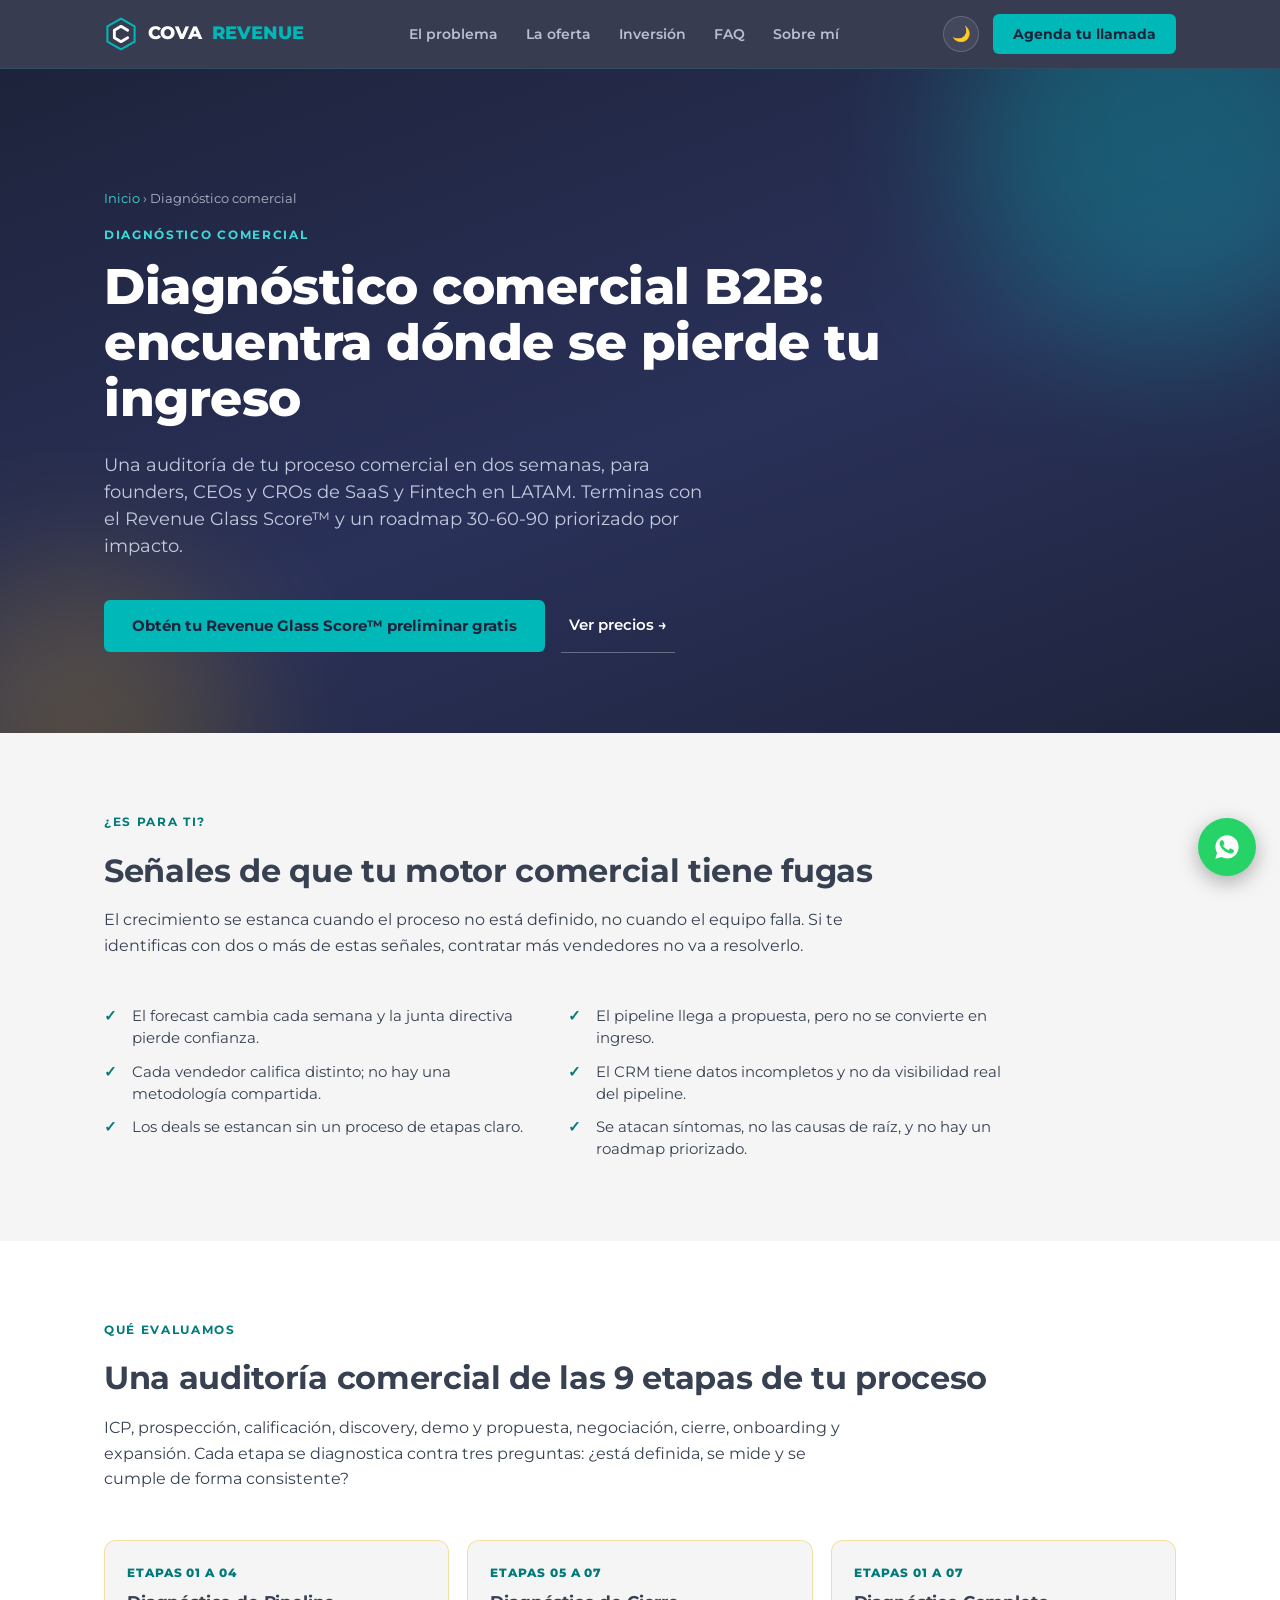
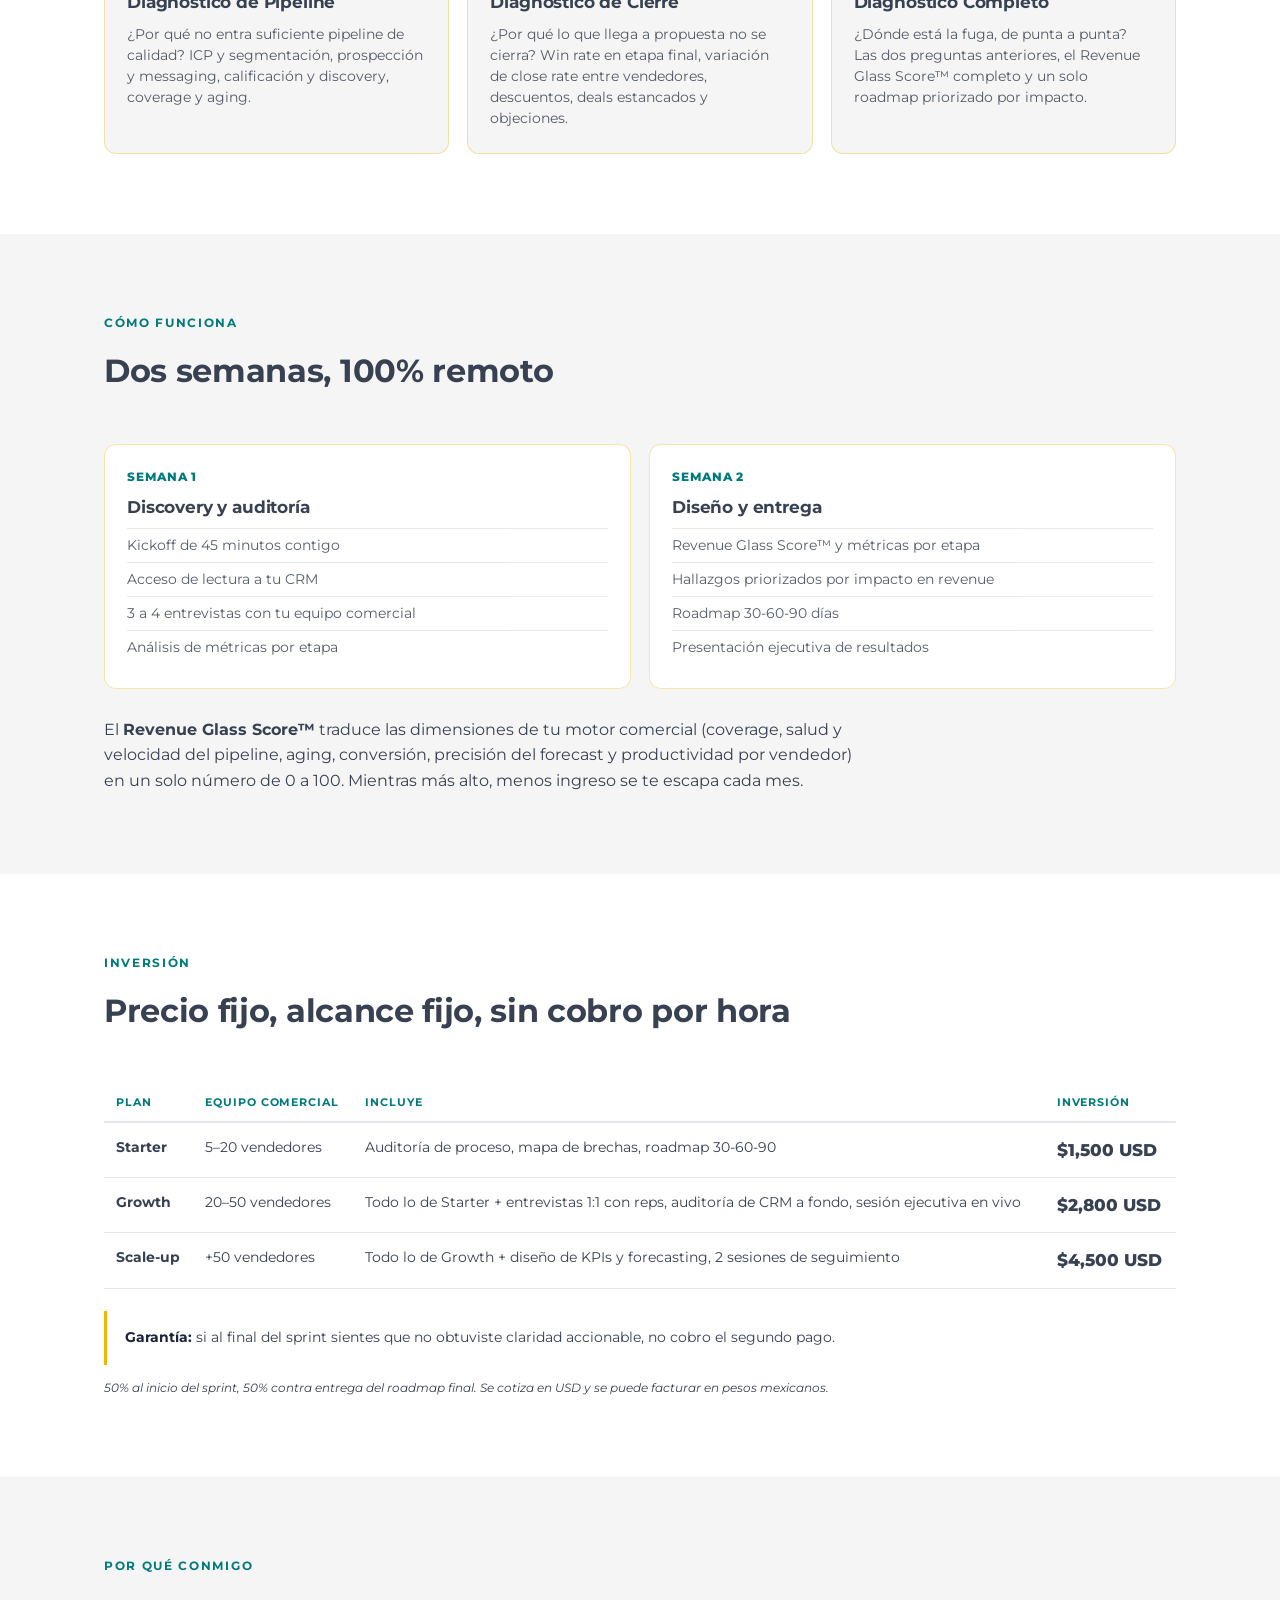
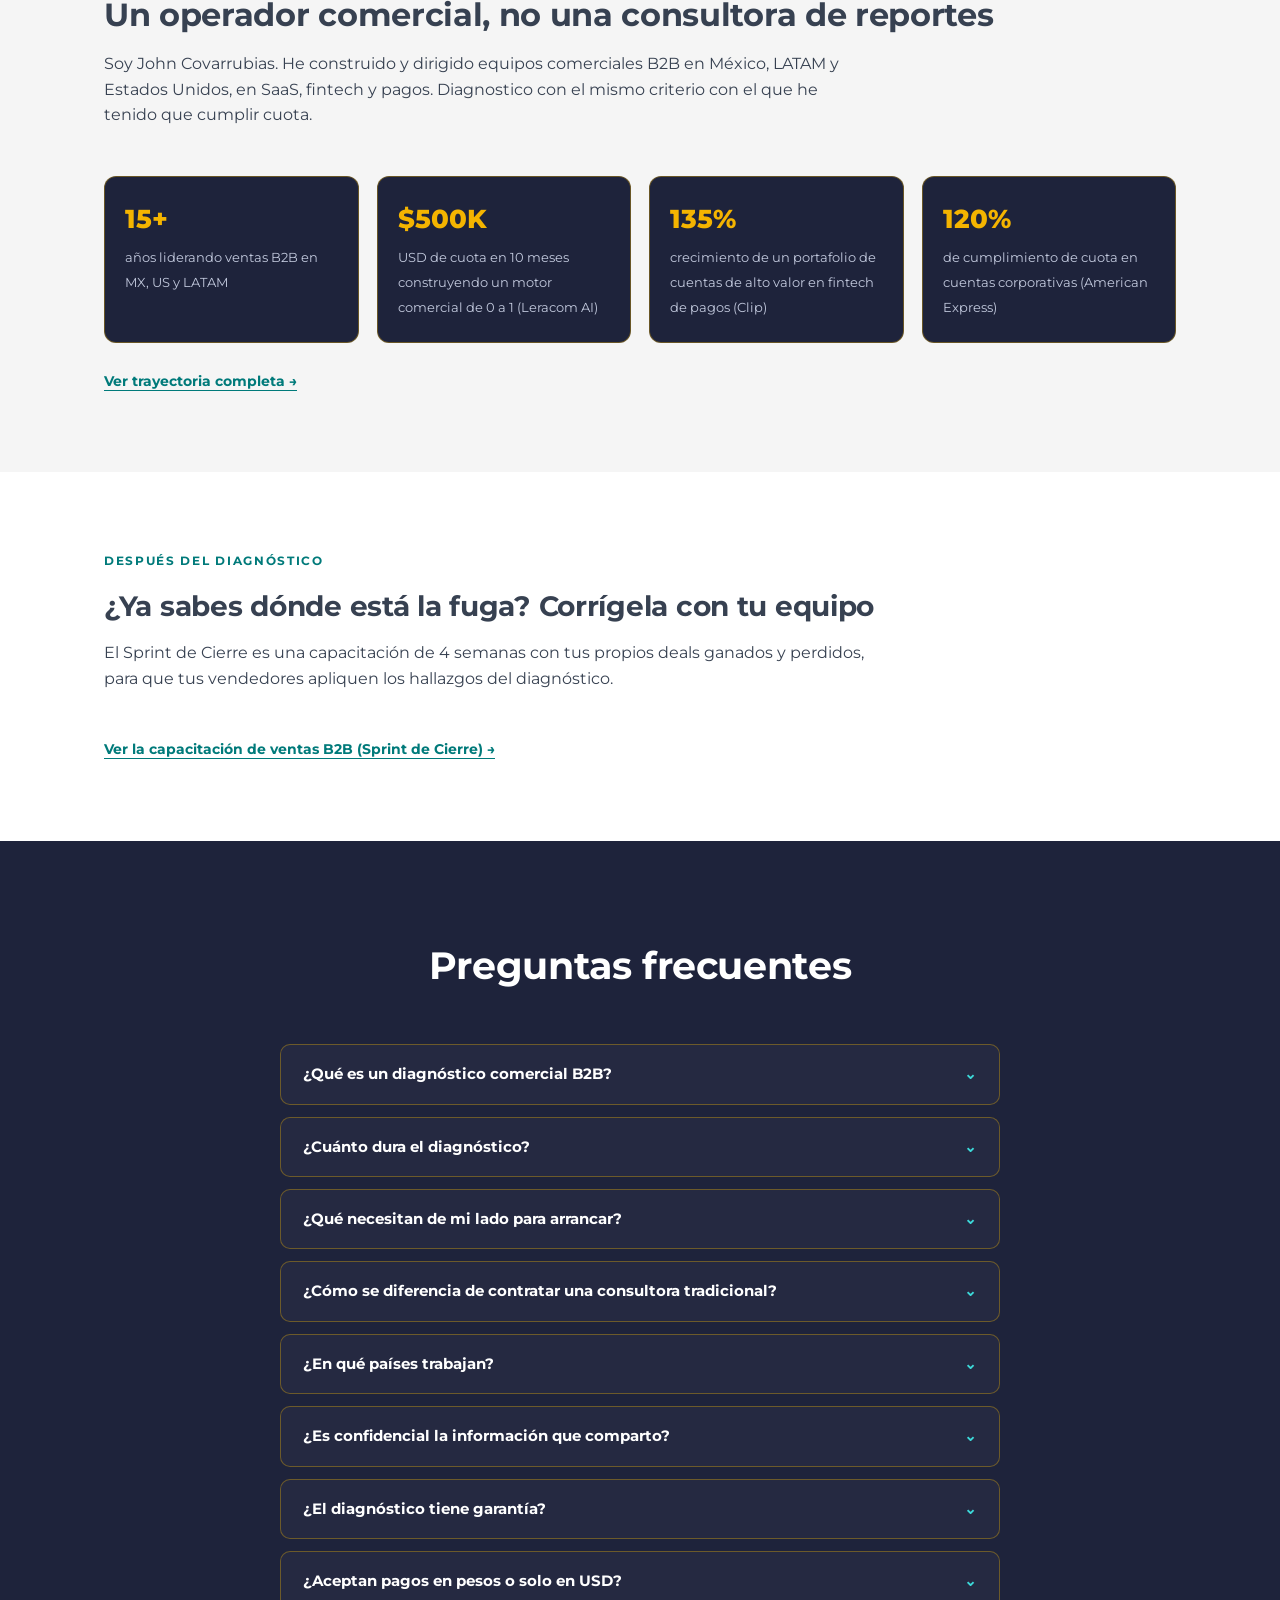
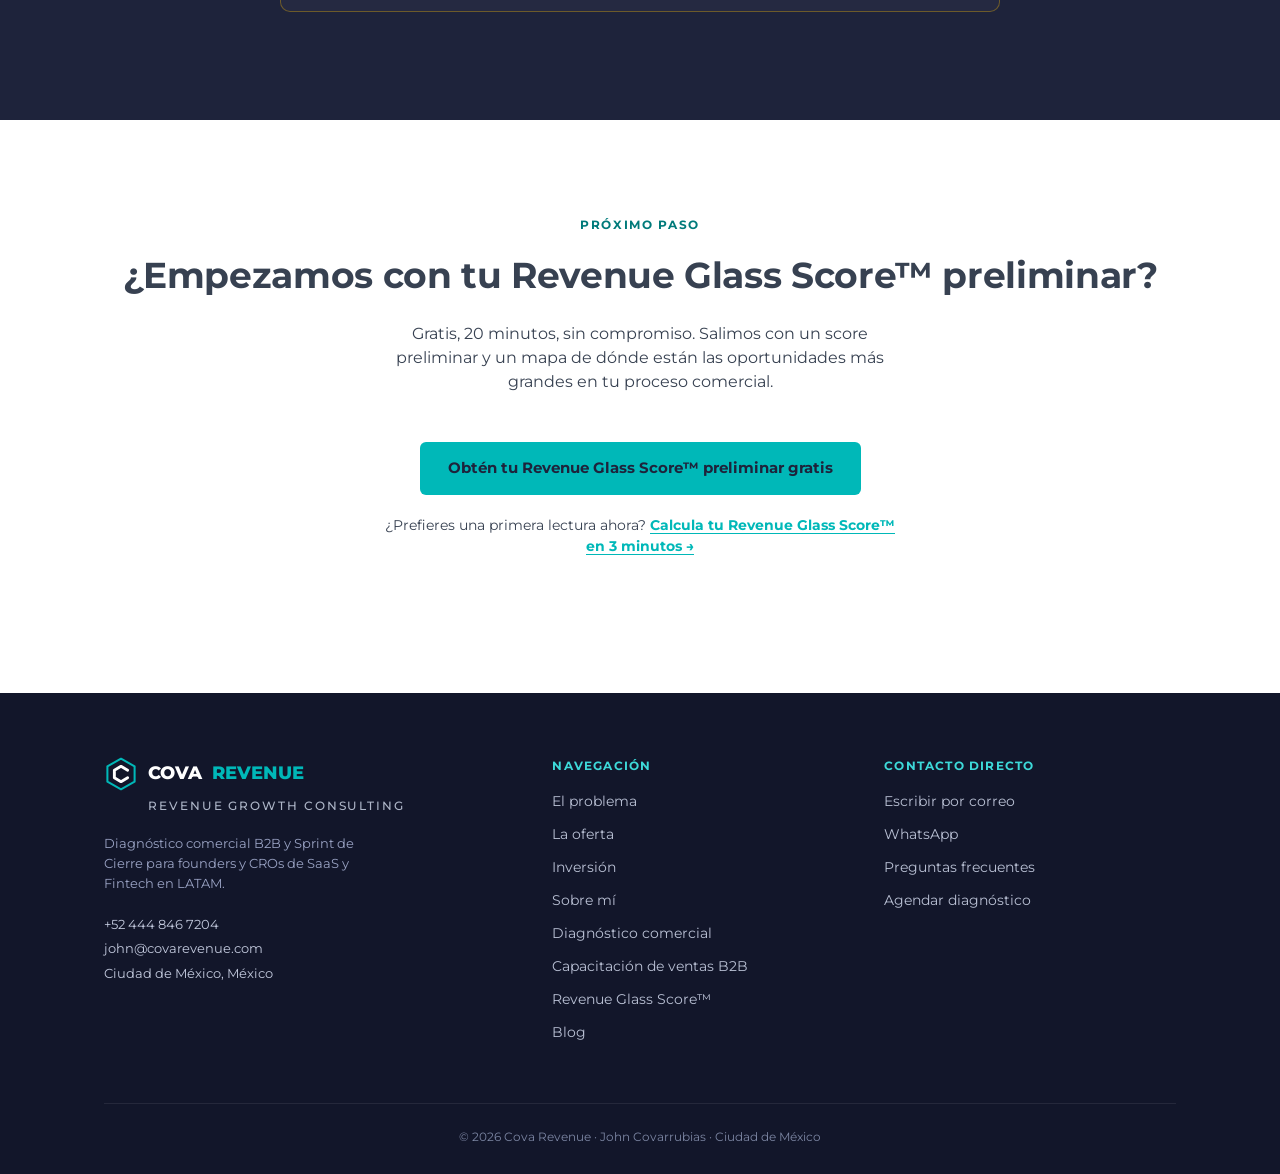
<file: diagnostico-comercial/index.html>
<!DOCTYPE html>
<html lang="es-MX">
<head>
<!-- Google Tag Manager -->
<script>(function(w,d,s,l,i){w[l]=w[l]||[];w[l].push({'gtm.start':
new Date().getTime(),event:'gtm.js'});var f=d.getElementsByTagName(s)[0],
j=d.createElement(s),dl=l!='dataLayer'?'&l='+l:'';j.async=true;j.src=
'https://www.googletagmanager.com/gtm.js?id='+i+dl;f.parentNode.insertBefore(j,f);
})(window,document,'script','dataLayer','GTM-55J3CXSP');</script>
<!-- End Google Tag Manager -->
<script>
(function(){ try{ var t = localStorage.getItem('cova-theme'); if(t) document.documentElement.setAttribute('data-theme', t); }catch(e){} })();
</script>
<meta charset="UTF-8">
<meta name="viewport" content="width=device-width, initial-scale=1.0">
<title>Diagnóstico Comercial B2B para SaaS y Fintech | Cova Revenue</title>
<meta name="description" content="Auditoría comercial de 2 semanas para encontrar dónde se pierde el ingreso en tu pipeline, del ICP al cierre. Revenue Glass Score™, roadmap 30-60-90 y precio fijo desde $1,500 USD.">
<link rel="canonical" href="https://www.covarevenue.com/diagnostico-comercial/">
<link rel="icon" type="image/png" sizes="16x16" href="/favicon-16.png">
<link rel="icon" type="image/png" sizes="32x32" href="/favicon-32.png">
<link rel="icon" type="image/png" sizes="48x48" href="/favicon-48.png">
<link rel="apple-touch-icon" sizes="180x180" href="/favicon-180.png">
<link rel="icon" type="image/png" sizes="192x192" href="/favicon-192.png">
<link rel="shortcut icon" href="/favicon.ico">
<meta property="og:title" content="Diagnóstico Comercial B2B para SaaS y Fintech | Cova Revenue">
<meta property="og:description" content="Auditoría comercial de 2 semanas para encontrar dónde se pierde el ingreso en tu pipeline, del ICP al cierre. Revenue Glass Score™, roadmap 30-60-90 y precio fijo desde $1,500 USD.">
<meta property="og:image" content="https://www.covarevenue.com/og-image.png">
<meta property="og:url" content="https://www.covarevenue.com/diagnostico-comercial/">
<meta property="og:type" content="website">
<meta property="og:locale" content="es_MX">
<meta name="twitter:card" content="summary_large_image">
<meta name="twitter:title" content="Diagnóstico Comercial B2B para SaaS y Fintech | Cova Revenue">
<meta name="twitter:description" content="Auditoría comercial de 2 semanas para encontrar dónde se pierde el ingreso en tu pipeline, del ICP al cierre. Revenue Glass Score™, roadmap 30-60-90 y precio fijo desde $1,500 USD.">
<meta name="twitter:image" content="https://www.covarevenue.com/og-image.png">
<link rel="preconnect" href="https://fonts.googleapis.com">
<link rel="preconnect" href="https://fonts.gstatic.com" crossorigin>
<link href="https://fonts.googleapis.com/css2?family=Montserrat:ital,wght@0,400;0,500;0,600;0,700;0,800;1,600&display=swap" rel="stylesheet">
<link rel="stylesheet" href="/assets/site.css">
<script type="application/ld+json">
[
 {
  "@context": "https://schema.org",
  "@type": "Service",
  "name": "Diagnóstico Comercial B2B",
  "serviceType": "Diagnóstico comercial / auditoría comercial",
  "provider": {
   "@type": "ProfessionalService",
   "name": "Cova Revenue",
   "url": "https://www.covarevenue.com/",
   "founder": {
    "@type": "Person",
    "name": "John Covarrubias",
    "sameAs": "https://www.linkedin.com/in/john-covarrubias-52034b230/"
   }
  },
  "areaServed": [
   "MX",
   "CO",
   "CL",
   "PE",
   "AR",
   "Latin America"
  ],
  "url": "https://www.covarevenue.com/diagnostico-comercial/",
  "description": "Auditoría del proceso comercial B2B en 2 semanas para SaaS y Fintech: Revenue Glass Score, hallazgos priorizados y roadmap 30-60-90.",
  "offers": [
   {
    "@type": "Offer",
    "name": "Starter",
    "price": "1500",
    "priceCurrency": "USD"
   },
   {
    "@type": "Offer",
    "name": "Growth",
    "price": "2800",
    "priceCurrency": "USD"
   },
   {
    "@type": "Offer",
    "name": "Scale-up",
    "price": "4500",
    "priceCurrency": "USD"
   }
  ]
 },
 {
  "@context": "https://schema.org",
  "@type": "FAQPage",
  "mainEntity": [
   {
    "@type": "Question",
    "name": "¿Qué es un diagnóstico comercial B2B?",
    "acceptedAnswer": {
     "@type": "Answer",
     "text": "Es una auditoría de tu proceso comercial de punta a punta, del ICP al cierre, para ubicar dónde se pierde el ingreso. Termina con hallazgos priorizados por impacto y un roadmap 30-60-90 días."
    }
   },
   {
    "@type": "Question",
    "name": "¿Cuánto dura el diagnóstico?",
    "acceptedAnswer": {
     "@type": "Answer",
     "text": "Dos semanas: la primera de discovery y auditoría, la segunda de diseño y entrega del roadmap."
    }
   },
   {
    "@type": "Question",
    "name": "¿Qué necesitan de mi lado para arrancar?",
    "acceptedAnswer": {
     "@type": "Answer",
     "text": "Acceso de lectura a tu CRM, 3-4 entrevistas con tu equipo comercial, y 45 minutos tuyos en el kickoff y en la presentación final."
    }
   },
   {
    "@type": "Question",
    "name": "¿Cómo se diferencia de contratar una consultora tradicional?",
    "acceptedAnswer": {
     "@type": "Answer",
     "text": "No cobro por hora ni entrego un informe genérico. Es un sprint con alcance fijo, precio fijo, y un roadmap accionable, no un diagnóstico de 40 páginas que nadie ejecuta."
    }
   },
   {
    "@type": "Question",
    "name": "¿En qué países trabajan?",
    "acceptedAnswer": {
     "@type": "Answer",
     "text": "Hoy me enfoco en empresas de México y LATAM. El trabajo es 100% remoto, así que funciona igual con equipos distribuidos en la región."
    }
   },
   {
    "@type": "Question",
    "name": "¿Es confidencial la información que comparto?",
    "acceptedAnswer": {
     "@type": "Answer",
     "text": "Sí. Firmamos un NDA antes de tocar cualquier dato de tu CRM o de tu equipo."
    }
   },
   {
    "@type": "Question",
    "name": "¿El diagnóstico tiene garantía?",
    "acceptedAnswer": {
     "@type": "Answer",
     "text": "Sí. Si al final del sprint sientes que no obtuviste claridad accionable, no cobro el segundo pago."
    }
   },
   {
    "@type": "Question",
    "name": "¿Aceptan pagos en pesos o solo en USD?",
    "acceptedAnswer": {
     "@type": "Answer",
     "text": "El precio se cotiza en USD, pero se puede facturar en pesos mexicanos al tipo de cambio del día del pago."
    }
   }
  ]
 },
 {
  "@context": "https://schema.org",
  "@type": "BreadcrumbList",
  "itemListElement": [
   {
    "@type": "ListItem",
    "position": 1,
    "name": "Inicio",
    "item": "https://www.covarevenue.com/"
   },
   {
    "@type": "ListItem",
    "position": 2,
    "name": "Diagnóstico comercial",
    "item": "https://www.covarevenue.com/diagnostico-comercial/"
   }
  ]
 }
]
</script>
</head>
<body>
<!-- Google Tag Manager (noscript) -->
<noscript><iframe src="https://www.googletagmanager.com/ns.html?id=GTM-55J3CXSP"
height="0" width="0" style="display:none;visibility:hidden"></iframe></noscript>
<!-- End Google Tag Manager (noscript) -->

<nav>
  <div class="wrap">
    <a href="/" class="brand">
      <span class="iso"><svg viewBox="0 0 40 40"><polygon points="20,2 36,11 36,29 20,38 4,29 4,11" fill="none" stroke="#00B8B8" stroke-width="2.4" stroke-linejoin="round"/><path d="M27.8,15.5 L20,11 L12.2,15.5 L12.2,24.5 L20,29 L27.8,24.5" fill="none" stroke="#FFFFFF" stroke-width="3.4" stroke-linecap="round" stroke-linejoin="round"/></svg></span>
      COVA <span>REVENUE</span>
    </a>
    <div class="nav-links">
      <a href="/#problema">El problema</a>
      <a href="/#oferta">La oferta</a>
      <a href="/#inversion">Inversión</a>
      <a href="/#faq">FAQ</a>
      <a href="/#sobre-mi">Sobre mí</a>
    </div>
    <div class="nav-right">
      <button class="theme-toggle" id="themeToggle" aria-label="Cambiar tema">🌙</button>
      <a href="/#contacto" class="nav-cta">Agenda tu llamada</a>
    </div>
  </div>
</nav>

<section class="hero page-hero">
  <div class="blob blob-a"></div>
  <div class="blob blob-b"></div>
  <div class="wrap">
    <div class="crumbs reveal"><a href="/">Inicio</a> › Diagnóstico comercial</div>
    <div class="kicker on-dark reveal">Diagnóstico comercial</div>
    <h1 class="reveal">Diagnóstico comercial B2B: encuentra dónde se pierde tu ingreso</h1>
    <p class="sub reveal">Una auditoría de tu proceso comercial en dos semanas, para founders, CEOs y CROs de SaaS y Fintech en LATAM. Terminas con el Revenue Glass Score™ y un roadmap 30-60-90 priorizado por impacto.</p>
    <div class="cta-row reveal">
      <a href="/?interes=Diagnóstico#contacto" class="btn-primary" data-interest="Diagnóstico">Obtén tu Revenue Glass Score™ preliminar gratis</a>
      <a href="#precios" class="btn-ghost">Ver precios →</a>
    </div>
  </div>
</section>

<section class="page-sec">
  <div class="wrap">
    <div class="section-head">
      <div class="kicker reveal">¿Es para ti?</div>
      <h2 class="reveal breathe" style="font-size:clamp(24px,3.2vw,32px);">Señales de que tu motor comercial tiene fugas</h2>
      <p class="lead-p reveal">El crecimiento se estanca cuando el proceso no está definido, no cuando el equipo falla. Si te identificas con dos o más de estas señales, contratar más vendedores no va a resolverlo.</p>
    </div>
    <ul class="checks reveal">
      <li>El forecast cambia cada semana y la junta directiva pierde confianza.</li>
      <li>El pipeline llega a propuesta, pero no se convierte en ingreso.</li>
      <li>Cada vendedor califica distinto; no hay una metodología compartida.</li>
      <li>El CRM tiene datos incompletos y no da visibilidad real del pipeline.</li>
      <li>Los deals se estancan sin un proceso de etapas claro.</li>
      <li>Se atacan síntomas, no las causas de raíz, y no hay un roadmap priorizado.</li>
    </ul>
  </div>
</section>

<section class="page-sec alt">
  <div class="wrap">
    <div class="section-head">
      <div class="kicker reveal">Qué evaluamos</div>
      <h2 class="reveal breathe" style="font-size:clamp(24px,3.2vw,32px);">Una auditoría comercial de las 9 etapas de tu proceso</h2>
      <p class="lead-p reveal">ICP, prospección, calificación, discovery, demo y propuesta, negociación, cierre, onboarding y expansión. Cada etapa se diagnostica contra tres preguntas: ¿está definida, se mide y se cumple de forma consistente?</p>
    </div>
    <div class="steps three" style="grid-template-columns:repeat(3,1fr);">
      <div class="step reveal"><div class="step-n">Etapas 01 a 04</div><h3>Diagnóstico de Pipeline</h3><p>¿Por qué no entra suficiente pipeline de calidad? ICP y segmentación, prospección y messaging, calificación y discovery, coverage y aging.</p></div>
      <div class="step reveal"><div class="step-n">Etapas 05 a 07</div><h3>Diagnóstico de Cierre</h3><p>¿Por qué lo que llega a propuesta no se cierra? Win rate en etapa final, variación de close rate entre vendedores, descuentos, deals estancados y objeciones.</p></div>
      <div class="step reveal"><div class="step-n">Etapas 01 a 07</div><h3>Diagnóstico Completo</h3><p>¿Dónde está la fuga, de punta a punta? Las dos preguntas anteriores, el Revenue Glass Score™ completo y un solo roadmap priorizado por impacto.</p></div>
    </div>
  </div>
</section>

<section class="page-sec">
  <div class="wrap">
    <div class="section-head">
      <div class="kicker reveal">Cómo funciona</div>
      <h2 class="reveal breathe" style="font-size:clamp(24px,3.2vw,32px);">Dos semanas, 100% remoto</h2>
    </div>
    <div class="steps two">
      <div class="step reveal"><div class="step-n">Semana 1</div><h3>Discovery y auditoría</h3><ul><li>Kickoff de 45 minutos contigo</li><li>Acceso de lectura a tu CRM</li><li>3 a 4 entrevistas con tu equipo comercial</li><li>Análisis de métricas por etapa</li></ul></div>
      <div class="step reveal"><div class="step-n">Semana 2</div><h3>Diseño y entrega</h3><ul><li>Revenue Glass Score™ y métricas por etapa</li><li>Hallazgos priorizados por impacto en revenue</li><li>Roadmap 30-60-90 días</li><li>Presentación ejecutiva de resultados</li></ul></div>
    </div>
    <p class="lead-p reveal" style="margin-top:28px;">El <b>Revenue Glass Score™</b> traduce las dimensiones de tu motor comercial (coverage, salud y velocidad del pipeline, aging, conversión, precisión del forecast y productividad por vendedor) en un solo número de 0 a 100. Mientras más alto, menos ingreso se te escapa cada mes.</p>
  </div>
</section>

<section id="precios" class="page-sec alt">
  <div class="wrap">
    <div class="section-head">
      <div class="kicker reveal">Inversión</div>
      <h2 class="reveal breathe" style="font-size:clamp(24px,3.2vw,32px);">Precio fijo, alcance fijo, sin cobro por hora</h2>
    </div>
    <table class="sprint-table reveal">
      <thead><tr><th>Plan</th><th>Equipo comercial</th><th>Incluye</th><th>Inversión</th></tr></thead>
      <tbody>
        <tr><td><span class="tier">Starter</span></td><td data-label="Equipo">5–20 vendedores</td><td data-label="Incluye">Auditoría de proceso, mapa de brechas, roadmap 30-60-90</td><td class="num" data-label="Inversión">$1,500 USD</td></tr>
        <tr><td><span class="tier">Growth</span></td><td data-label="Equipo">20–50 vendedores</td><td data-label="Incluye">Todo lo de Starter + entrevistas 1:1 con reps, auditoría de CRM a fondo, sesión ejecutiva en vivo</td><td class="num" data-label="Inversión">$2,800 USD</td></tr>
        <tr><td><span class="tier">Scale-up</span></td><td data-label="Equipo">+50 vendedores</td><td data-label="Incluye">Todo lo de Growth + diseño de KPIs y forecasting, 2 sesiones de seguimiento</td><td class="num" data-label="Inversión">$4,500 USD</td></tr>
      </tbody>
    </table>
    <div class="sprint-guarantee reveal"><b>Garantía:</b> si al final del sprint sientes que no obtuviste claridad accionable, no cobro el segundo pago.</div>
    <p class="sprint-fine reveal">50% al inicio del sprint, 50% contra entrega del roadmap final. Se cotiza en USD y se puede facturar en pesos mexicanos.</p>
  </div>
</section>

<section class="page-sec">
  <div class="wrap">
    <div class="section-head">
      <div class="kicker reveal">Por qué conmigo</div>
      <h2 class="reveal breathe" style="font-size:clamp(24px,3.2vw,32px);">Un operador comercial, no una consultora de reportes</h2>
      <p class="lead-p reveal">Soy John Covarrubias. He construido y dirigido equipos comerciales B2B en México, LATAM y Estados Unidos, en SaaS, fintech y pagos. Diagnostico con el mismo criterio con el que he tenido que cumplir cuota.</p>
    </div>
    <div class="cred">
      <div class="reveal"><b>15+</b><span>años liderando ventas B2B en MX, US y LATAM</span></div>
      <div class="reveal"><b>$500K</b><span>USD de cuota en 10 meses construyendo un motor comercial de 0 a 1 (Leracom AI)</span></div>
      <div class="reveal"><b>135%</b><span>crecimiento de un portafolio de cuentas de alto valor en fintech de pagos (Clip)</span></div>
      <div class="reveal"><b>120%</b><span>de cumplimiento de cuota en cuentas corporativas (American Express)</span></div>
    </div>
    <p class="cross-link reveal"><a href="/#sobre-mi">Ver trayectoria completa →</a></p>
  </div>
</section>

<section class="page-sec alt">
  <div class="wrap">
    <div class="section-head">
      <div class="kicker reveal">Después del diagnóstico</div>
      <h2 class="reveal breathe" style="font-size:clamp(22px,2.8vw,28px);">¿Ya sabes dónde está la fuga? Corrígela con tu equipo</h2>
      <p class="lead-p reveal">El Sprint de Cierre es una capacitación de 4 semanas con tus propios deals ganados y perdidos, para que tus vendedores apliquen los hallazgos del diagnóstico.</p>
    </div>
    <p class="cross-link reveal"><a href="/capacitacion-ventas-b2b/">Ver la capacitación de ventas B2B (Sprint de Cierre) →</a></p>
  </div>
</section>

<section id="faq" class="faq">
  <div class="wrap">
    <div class="section-head" style="text-align:center;">
      <h2 class="reveal breathe" style="font-size:clamp(26px,3.6vw,38px); color:#fff;">Preguntas frecuentes</h2>
    </div>
    <div style="max-width:720px; margin:0 auto;">
      <div id="faqList">
        <details class="faq-item reveal"><summary>¿Qué es un diagnóstico comercial B2B?<span class="chev" aria-hidden="true">⌄</span></summary><div class="faq-a">Es una auditoría de tu proceso comercial de punta a punta, del ICP al cierre, para ubicar dónde se pierde el ingreso. Termina con hallazgos priorizados por impacto y un roadmap 30-60-90 días.</div></details>
        <details class="faq-item reveal"><summary>¿Cuánto dura el diagnóstico?<span class="chev" aria-hidden="true">⌄</span></summary><div class="faq-a">Dos semanas: la primera de discovery y auditoría, la segunda de diseño y entrega del roadmap.</div></details>
        <details class="faq-item reveal"><summary>¿Qué necesitan de mi lado para arrancar?<span class="chev" aria-hidden="true">⌄</span></summary><div class="faq-a">Acceso de lectura a tu CRM, 3-4 entrevistas con tu equipo comercial, y 45 minutos tuyos en el kickoff y en la presentación final.</div></details>
        <details class="faq-item reveal"><summary>¿Cómo se diferencia de contratar una consultora tradicional?<span class="chev" aria-hidden="true">⌄</span></summary><div class="faq-a">No cobro por hora ni entrego un informe genérico. Es un sprint con alcance fijo, precio fijo, y un roadmap accionable, no un diagnóstico de 40 páginas que nadie ejecuta.</div></details>
        <details class="faq-item reveal"><summary>¿En qué países trabajan?<span class="chev" aria-hidden="true">⌄</span></summary><div class="faq-a">Hoy me enfoco en empresas de México y LATAM. El trabajo es 100% remoto, así que funciona igual con equipos distribuidos en la región.</div></details>
        <details class="faq-item reveal"><summary>¿Es confidencial la información que comparto?<span class="chev" aria-hidden="true">⌄</span></summary><div class="faq-a">Sí. Firmamos un NDA antes de tocar cualquier dato de tu CRM o de tu equipo.</div></details>
        <details class="faq-item reveal"><summary>¿El diagnóstico tiene garantía?<span class="chev" aria-hidden="true">⌄</span></summary><div class="faq-a">Sí. Si al final del sprint sientes que no obtuviste claridad accionable, no cobro el segundo pago.</div></details>
        <details class="faq-item reveal"><summary>¿Aceptan pagos en pesos o solo en USD?<span class="chev" aria-hidden="true">⌄</span></summary><div class="faq-a">El precio se cotiza en USD, pero se puede facturar en pesos mexicanos al tipo de cambio del día del pago.</div></details>
      </div>
    </div>
  </div>
</section>

<section id="contacto" class="final-cta">
  <div class="wrap">
    <div class="section-head" style="text-align:center;">
      <div class="kicker reveal" style="justify-content:center;">Próximo paso</div>
      <h2 class="reveal breathe">¿Empezamos con tu Revenue Glass Score™ preliminar?</h2>
      <p class="reveal">Gratis, 20 minutos, sin compromiso. Salimos con un score preliminar y un mapa de dónde están las oportunidades más grandes en tu proceso comercial.</p>
    </div>
    <div class="cta-row reveal" style="justify-content:center; margin-top:24px;">
      <a href="/?interes=Diagnóstico#contacto" class="btn-primary" data-interest="Diagnóstico">Obtén tu Revenue Glass Score™ preliminar gratis</a>
    </div>
    <p class="reveal" style="text-align:center; margin-top:20px; font-size:13.5px;">¿Prefieres una primera lectura ahora? <a href="/revenue-glass-score/" class="wa-link">Calcula tu Revenue Glass Score™ en 3 minutos →</a></p>
  </div>
</section>

<footer>
  <div class="wrap">
    <div class="footer-grid">
      <div class="footer-brand">
        <div class="brand">
          <span class="iso"><svg viewBox="0 0 40 40"><polygon points="20,2 36,11 36,29 20,38 4,29 4,11" fill="none" stroke="#00B8B8" stroke-width="2.4" stroke-linejoin="round"/><path d="M27.8,15.5 L20,11 L12.2,15.5 L12.2,24.5 L20,29 L27.8,24.5" fill="none" stroke="#FFFFFF" stroke-width="3.4" stroke-linecap="round" stroke-linejoin="round"/></svg></span>
          COVA <span>REVENUE</span>
        </div>
        <div class="brand-tagline">REVENUE GROWTH CONSULTING</div>
        <p>Diagnóstico comercial B2B y Sprint de Cierre para founders y CROs de SaaS y Fintech en LATAM.</p>
        <div class="footer-contact">
          +52 444 846 7204<br>
          john@covarevenue.com<br>
          Ciudad de México, México
        </div>
      </div>
      <div class="footer-col">
        <h4>Navegación</h4>
        <a href="/#problema">El problema</a>
        <a href="/#oferta">La oferta</a>
        <a href="/#inversion">Inversión</a>
        <a href="/#sobre-mi">Sobre mí</a>
        <a href="/diagnostico-comercial/">Diagnóstico comercial</a>
        <a href="/capacitacion-ventas-b2b/">Capacitación de ventas B2B</a>
        <a href="/revenue-glass-score/">Revenue Glass Score™</a>
        <a href="/blog/">Blog</a>
      </div>
      <div class="footer-col">
        <h4>Contacto directo</h4>
        <a href="mailto:john@covarevenue.com" id="mailLink">Escribir por correo</a>
        <a href="https://wa.me/524448467204" target="_blank" rel="noopener">WhatsApp</a>
        <a href="/#faq">Preguntas frecuentes</a>
        <a href="/#contacto">Agendar diagnóstico</a>
      </div>
    </div>
    <div class="footer-bottom">© 2026 Cova Revenue · John Covarrubias · Ciudad de México</div>
  </div>
</footer>

<a href="https://wa.me/524448467204?text=Hola%20John%2C%20quiero%20agendar%20un%20diagn%C3%B3stico%20comercial%20gratuito" target="_blank" rel="noopener" class="wa-float" aria-label="Escribir por WhatsApp">
  <svg viewBox="0 0 24 24" width="28" height="28" fill="#FFFFFF"><path d="M12.04 2C6.58 2 2.13 6.45 2.13 11.91c0 1.75.46 3.45 1.32 4.95L2 22l5.25-1.38c1.45.79 3.08 1.21 4.79 1.21h.01c5.46 0 9.91-4.45 9.91-9.91C21.96 6.45 17.5 2 12.04 2zm5.83 14.13c-.25.7-1.24 1.28-2.03 1.45-.55.12-1.26.21-3.67-.79-3.08-1.27-5.06-4.4-5.21-4.6-.15-.2-1.24-1.65-1.24-3.15s.77-2.23 1.05-2.53c.27-.3.6-.37.8-.37.2 0 .4 0 .58.01.19.01.44-.07.68.52.25.6.85 2.08.92 2.23.07.15.12.33.02.53-.1.2-.15.33-.3.5-.15.18-.31.4-.45.54-.15.15-.3.31-.13.61.17.3.77 1.27 1.65 2.06 1.14 1.02 2.1 1.33 2.4 1.48.3.15.48.13.65-.08.18-.2.75-.87.95-1.17.2-.3.4-.25.68-.15.27.1 1.75.82 2.05.97.3.15.5.22.57.35.08.13.08.72-.17 1.42z"/></svg>
</a>

<script src="/assets/site.js" defer></script>
</body>
</html>
</file>
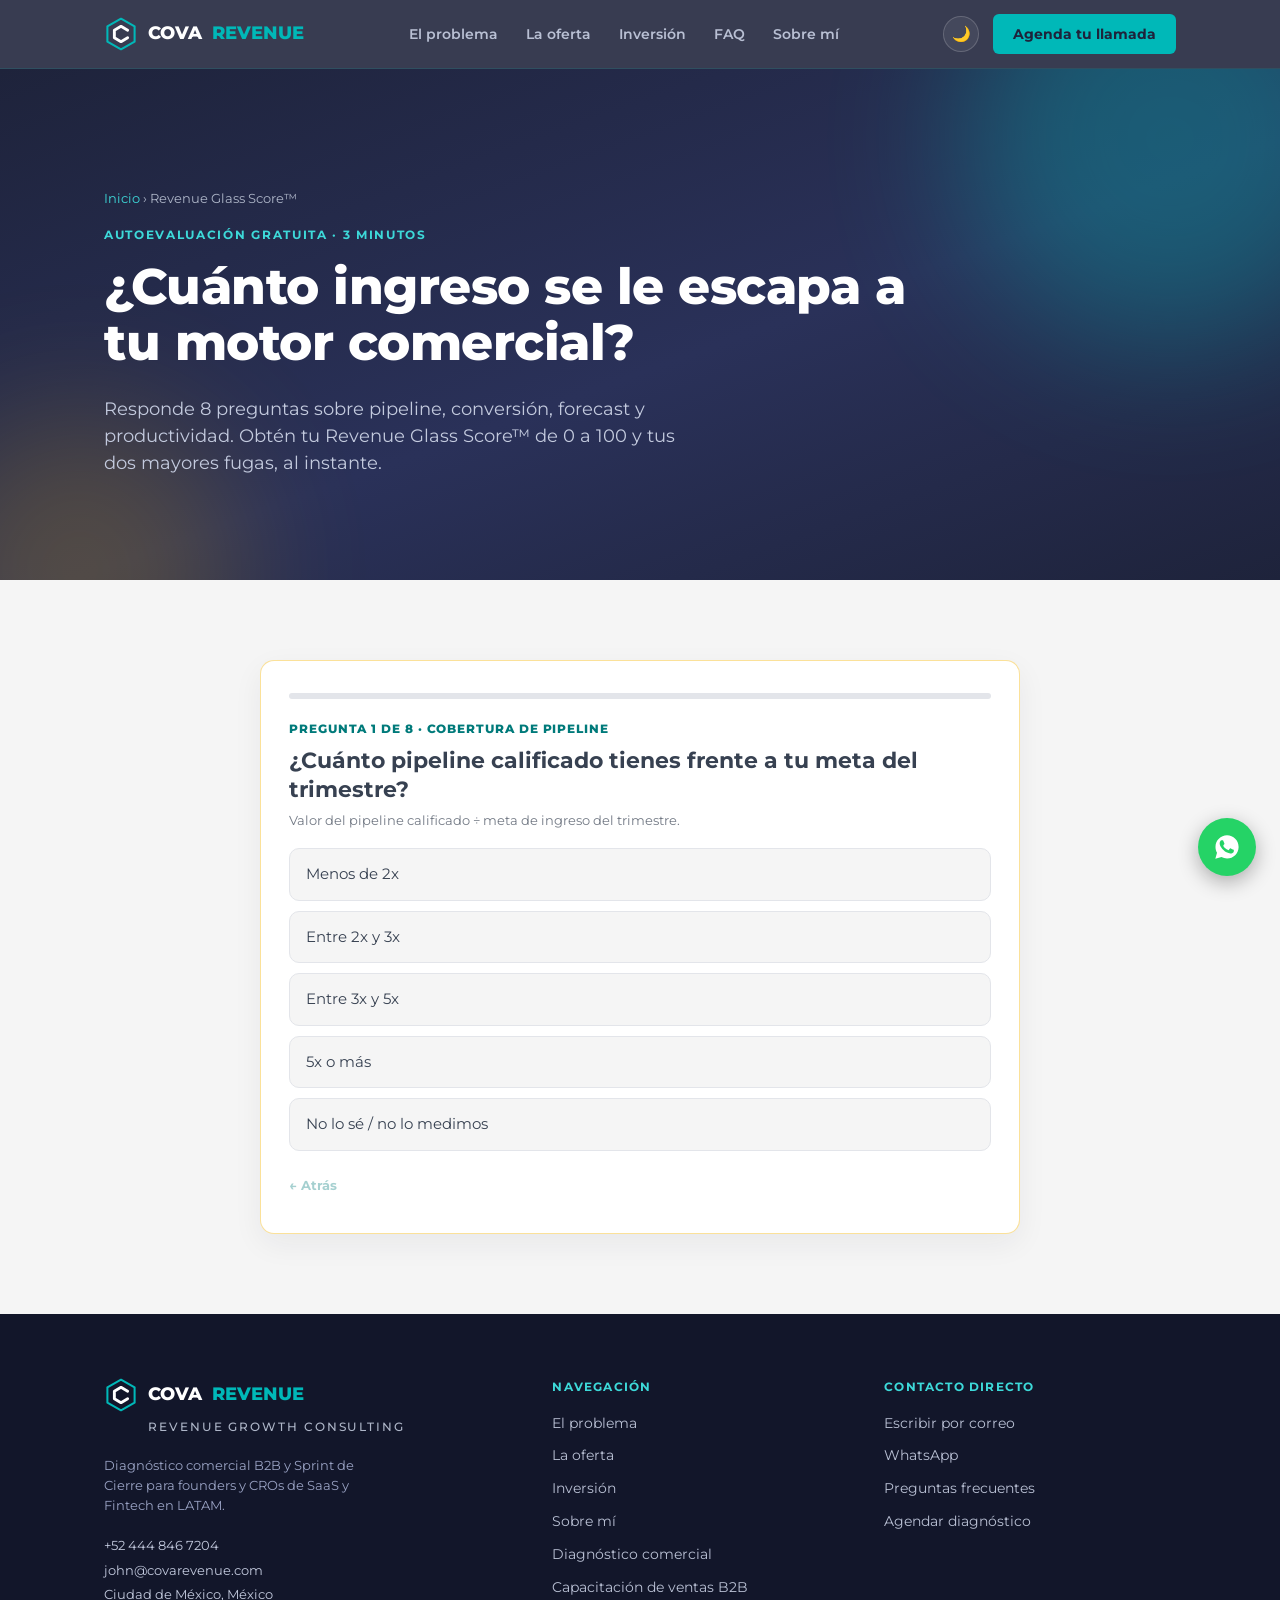
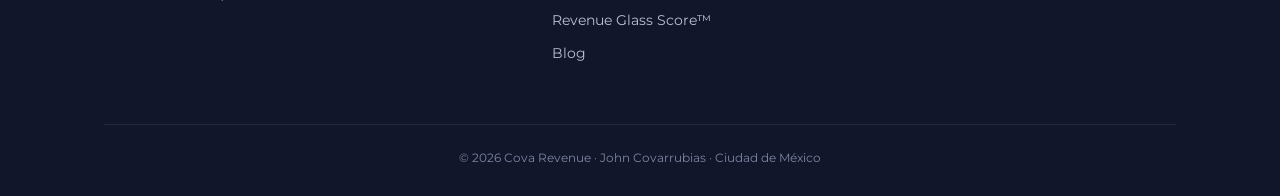
<file: revenue-glass-score/index.html>
<!DOCTYPE html>
<html lang="es-MX">
<head>
<!-- Google Tag Manager -->
<script>(function(w,d,s,l,i){w[l]=w[l]||[];w[l].push({'gtm.start':
new Date().getTime(),event:'gtm.js'});var f=d.getElementsByTagName(s)[0],
j=d.createElement(s),dl=l!='dataLayer'?'&l='+l:'';j.async=true;j.src=
'https://www.googletagmanager.com/gtm.js?id='+i+dl;f.parentNode.insertBefore(j,f);
})(window,document,'script','dataLayer','GTM-55J3CXSP');</script>
<!-- End Google Tag Manager -->
<script>
(function(){ try{ var t = localStorage.getItem('cova-theme'); if(t) document.documentElement.setAttribute('data-theme', t); }catch(e){} })();
</script>
<meta charset="UTF-8">
<meta name="viewport" content="width=device-width, initial-scale=1.0">
<title>Revenue Glass Score™: evalúa tu motor comercial en 3 minutos | Cova Revenue</title>
<meta name="description" content="Autoevaluación gratuita de tu motor comercial B2B: 8 preguntas sobre pipeline, conversión, forecast y productividad. Obtén tu score de 0 a 100 y tus 2 mayores fugas de ingreso.">
<link rel="canonical" href="https://www.covarevenue.com/revenue-glass-score/">
<meta property="og:title" content="Revenue Glass Score™: evalúa tu motor comercial en 3 minutos | Cova Revenue">
<meta property="og:description" content="Autoevaluación gratuita de tu motor comercial B2B: 8 preguntas sobre pipeline, conversión, forecast y productividad. Obtén tu score de 0 a 100 y tus 2 mayores fugas de ingreso.">
<meta property="og:image" content="https://www.covarevenue.com/og-image.png">
<meta property="og:url" content="https://www.covarevenue.com/revenue-glass-score/">
<meta property="og:type" content="website">
<meta property="og:locale" content="es_MX">
<meta name="twitter:card" content="summary_large_image">
<link rel="icon" type="image/png" sizes="16x16" href="/favicon-16.png">
<link rel="icon" type="image/png" sizes="32x32" href="/favicon-32.png">
<link rel="icon" type="image/png" sizes="48x48" href="/favicon-48.png">
<link rel="apple-touch-icon" sizes="180x180" href="/favicon-180.png">
<link rel="icon" type="image/png" sizes="192x192" href="/favicon-192.png">
<link rel="shortcut icon" href="/favicon.ico">
<link rel="preconnect" href="https://fonts.googleapis.com">
<link rel="preconnect" href="https://fonts.gstatic.com" crossorigin>
<link href="https://fonts.googleapis.com/css2?family=Montserrat:ital,wght@0,400;0,500;0,600;0,700;0,800;1,600&display=swap" rel="stylesheet">
<link rel="stylesheet" href="/assets/site.css">
<style>
  .gs-wrap{max-width:760px; margin:0 auto;}
  .gs-card{background:var(--card-bg); border:1px solid rgba(244,180,0,0.4); border-radius:14px; padding:32px 28px; box-shadow:0 10px 30px rgba(30,35,59,0.06);}
  .gs-progress{height:6px; background:var(--card-border); border-radius:4px; overflow:hidden; margin-bottom:22px;}
  .gs-progress span{display:block; height:100%; background:linear-gradient(90deg,var(--accent),var(--highlight)); width:0; transition:width .3s ease;}
  .gs-step{font-size:11.5px; font-weight:800; letter-spacing:0.08em; text-transform:uppercase; color:var(--kicker-color);}
  .gs-q{font-size:clamp(18px,2.4vw,22px); font-weight:700; line-height:1.3; margin:8px 0 6px;}
  .gs-help{font-size:13px; opacity:0.7; margin-bottom:18px;}
  .gs-opts{display:grid; gap:10px;}
  .gs-opt{text-align:left; font:inherit; font-size:14.5px; padding:14px 16px; border-radius:10px; border:1px solid var(--card-border); background:var(--page-bg); color:var(--card-text); cursor:pointer; transition:border-color .15s ease, transform .15s ease;}
  .gs-opt:hover, .gs-opt:focus-visible{border-color:var(--accent); transform:translateY(-1px); outline:none;}
  .gs-opt.sel{border-color:var(--accent); box-shadow:0 0 0 2px rgba(0,184,184,0.25);}
  .gs-nav{display:flex; justify-content:space-between; margin-top:18px; font-size:13px;}
  .gs-nav button{background:none; border:none; font:inherit; color:var(--kicker-color); font-weight:700; cursor:pointer; padding:6px 0;}
  .gs-nav button[disabled]{opacity:0.35; cursor:default;}
  .gs-score{display:flex; align-items:center; gap:24px; flex-wrap:wrap;}
  .gs-num{font-size:64px; font-weight:800; line-height:1; color:var(--primary);}
  [data-theme="dark"] .gs-num{color:var(--highlight);}
  .gs-band{display:inline-block; font-size:12px; font-weight:800; letter-spacing:0.06em; text-transform:uppercase; padding:6px 10px; border-radius:6px;}
  .band-crit{background:rgba(220,38,38,0.12); color:#B91C1C;} .band-att{background:rgba(244,180,0,0.18); color:#8A6300;}
  .band-ok{background:rgba(0,184,184,0.15); color:var(--accent-dark);} .band-top{background:rgba(22,163,74,0.15); color:#15803D;}
  [data-theme="dark"] .band-crit{color:#FCA5A5;} [data-theme="dark"] .band-att{color:var(--highlight);} [data-theme="dark"] .band-ok{color:var(--accent-soft);} [data-theme="dark"] .band-top{color:#86EFAC;}
  .gs-bars{margin-top:24px; display:grid; gap:10px;}
  .gs-bar{display:grid; grid-template-columns:190px 1fr 42px; align-items:center; gap:12px; font-size:13px;}
  .gs-bar .track{height:8px; background:var(--card-border); border-radius:4px; overflow:hidden;}
  .gs-bar .fill{height:100%; border-radius:4px;}
  .gs-bar b{text-align:right;}
  .gs-leaks{margin-top:24px; display:grid; gap:12px;}
  .gs-leak{border-left:3px solid var(--highlight); padding:10px 14px; background:var(--page-bg); border-radius:0 8px 8px 0; font-size:14px;}
  .gs-leak b{display:block; margin-bottom:2px;}
  .gs-rec{margin-top:22px; padding:18px; border-radius:10px; background:var(--primary); color:#fff;}
  .gs-rec a{color:var(--highlight); font-weight:700; border-bottom:1px solid currentColor;}
  .gs-form{margin-top:24px; display:grid; gap:10px;}
  .gs-form label{font-size:12.5px; font-weight:700; opacity:0.75;}
  .gs-form input, .gs-form select{font:inherit; font-size:14.5px; padding:12px 14px; border-radius:8px; border:1px solid var(--card-border); background:var(--page-bg); color:var(--card-text);}
  .gs-note{font-size:12px; opacity:0.6; margin-top:14px;}
  @media (max-width:600px){ .gs-card{padding:24px 18px;} .gs-bar{grid-template-columns:1fr 42px;} .gs-bar .track{grid-column:1 / -1; order:3;} .gs-num{font-size:52px;} }
</style>
<script type="application/ld+json">
{
 "@context": "https://schema.org",
 "@type": "BreadcrumbList",
 "itemListElement": [
  {
   "@type": "ListItem",
   "position": 1,
   "name": "Inicio",
   "item": "https://www.covarevenue.com/"
  },
  {
   "@type": "ListItem",
   "position": 2,
   "name": "Revenue Glass Score",
   "item": "https://www.covarevenue.com/revenue-glass-score/"
  }
 ]
}
</script>
</head>
<body>
<!-- Google Tag Manager (noscript) -->
<noscript><iframe src="https://www.googletagmanager.com/ns.html?id=GTM-55J3CXSP"
height="0" width="0" style="display:none;visibility:hidden"></iframe></noscript>
<!-- End Google Tag Manager (noscript) -->

<nav>
  <div class="wrap">
    <a href="/" class="brand">
      <span class="iso"><svg viewBox="0 0 40 40"><polygon points="20,2 36,11 36,29 20,38 4,29 4,11" fill="none" stroke="#00B8B8" stroke-width="2.4" stroke-linejoin="round"/><path d="M27.8,15.5 L20,11 L12.2,15.5 L12.2,24.5 L20,29 L27.8,24.5" fill="none" stroke="#FFFFFF" stroke-width="3.4" stroke-linecap="round" stroke-linejoin="round"/></svg></span>
      COVA <span>REVENUE</span>
    </a>
    <div class="nav-links">
      <a href="/#problema">El problema</a>
      <a href="/#oferta">La oferta</a>
      <a href="/#inversion">Inversión</a>
      <a href="/#faq">FAQ</a>
      <a href="/#sobre-mi">Sobre mí</a>
    </div>
    <div class="nav-right">
      <button class="theme-toggle" id="themeToggle" aria-label="Cambiar tema">🌙</button>
      <a href="/#contacto" class="nav-cta">Agenda tu llamada</a>
    </div>
  </div>
</nav>

<section class="hero page-hero" style="padding-bottom:64px;">
  <div class="blob blob-a"></div>
  <div class="blob blob-b"></div>
  <div class="wrap">
    <div class="crumbs reveal"><a href="/">Inicio</a> › Revenue Glass Score™</div>
    <div class="kicker on-dark reveal">Autoevaluación gratuita · 3 minutos</div>
    <h1 class="reveal">¿Cuánto ingreso se le escapa a tu motor comercial?</h1>
    <p class="sub reveal">Responde 8 preguntas sobre pipeline, conversión, forecast y productividad. Obtén tu Revenue Glass Score™ de 0 a 100 y tus dos mayores fugas, al instante.</p>
  </div>
</section>

<section class="page-sec" id="score">
  <div class="wrap">
    <div class="gs-wrap">
      <div class="gs-card" id="gsQuiz">
        <div class="gs-progress"><span id="gsProg"></span></div>
        <div class="gs-step" id="gsStep"></div>
        <div class="gs-q" id="gsQ"></div>
        <div class="gs-help" id="gsHelp"></div>
        <div class="gs-opts" id="gsOpts"></div>
        <div class="gs-nav"><button type="button" id="gsBack">← Atrás</button><span id="gsCount"></span></div>
      </div>

      <div class="gs-card" id="gsResult" hidden>
        <div class="gs-step">Tu Revenue Glass Score™</div>
        <div class="gs-score" style="margin-top:10px;"><div class="gs-num" id="gsNum">0</div><div><span class="gs-band" id="gsBand"></span><p style="font-size:13.5px; margin-top:8px; opacity:0.8; max-width:420px;" id="gsBandTxt"></p></div></div>
        <div class="gs-bars" id="gsBars"></div>
        <h3 style="margin-top:28px; font-size:17px;" id="gsLeaksTitle">Tus dos mayores fugas</h3>
        <div class="gs-leaks" id="gsLeaks"></div>
        <div class="gs-rec" id="gsRec"></div>

        <h3 style="margin-top:30px; font-size:17px;">Recibe el análisis de tu score y agenda 20 minutos</h3>
        <p style="font-size:13.5px; opacity:0.8; margin-top:6px;">Te escribo con una lectura de tus resultados y agendamos una llamada gratuita para revisarlos con tus datos reales.</p>
        <form class="gs-form" id="gsForm">
          <label for="gsName">Nombre</label><input id="gsName" required placeholder="Tu nombre">
          <label for="gsCompany">Empresa</label><input id="gsCompany" required placeholder="Nombre de tu empresa">
          <label for="gsEmail">Email</label><input id="gsEmail" type="email" required placeholder="tu@empresa.com">
          <label for="gsSize">Tamaño del equipo comercial</label>
          <select id="gsSize"><option>5–20 vendedores</option><option>20–50 vendedores</option><option>+50 vendedores</option></select>
          <button type="submit" class="btn-primary form-submit" id="gsSubmit" style="margin-top:8px;">Quiero mi análisis</button>
          <p class="form-privacy" style="text-align:left;">Uso tus datos solo para contactarte sobre esta solicitud.</p>
          <p id="gsMsg" class="form-msg" role="status" aria-live="polite" hidden></p>
        </form>
        <div class="gs-nav" style="margin-top:20px;"><button type="button" id="gsRestart">↺ Volver a empezar</button></div>
        <p class="gs-note">Score orientativo basado en tus respuestas. El diagnóstico completo lo calcula con los datos de tu CRM.</p>
      </div>
    </div>
  </div>
</section>

<footer>
  <div class="wrap">
    <div class="footer-grid">
      <div class="footer-brand">
        <div class="brand">
          <span class="iso"><svg viewBox="0 0 40 40"><polygon points="20,2 36,11 36,29 20,38 4,29 4,11" fill="none" stroke="#00B8B8" stroke-width="2.4" stroke-linejoin="round"/><path d="M27.8,15.5 L20,11 L12.2,15.5 L12.2,24.5 L20,29 L27.8,24.5" fill="none" stroke="#FFFFFF" stroke-width="3.4" stroke-linecap="round" stroke-linejoin="round"/></svg></span>
          COVA <span>REVENUE</span>
        </div>
        <div class="brand-tagline">REVENUE GROWTH CONSULTING</div>
        <p>Diagnóstico comercial B2B y Sprint de Cierre para founders y CROs de SaaS y Fintech en LATAM.</p>
        <div class="footer-contact">
          +52 444 846 7204<br>
          john@covarevenue.com<br>
          Ciudad de México, México
        </div>
      </div>
      <div class="footer-col">
        <h4>Navegación</h4>
        <a href="/#problema">El problema</a>
        <a href="/#oferta">La oferta</a>
        <a href="/#inversion">Inversión</a>
        <a href="/#sobre-mi">Sobre mí</a>
        <a href="/diagnostico-comercial/">Diagnóstico comercial</a>
        <a href="/capacitacion-ventas-b2b/">Capacitación de ventas B2B</a>
        <a href="/revenue-glass-score/">Revenue Glass Score™</a>
        <a href="/blog/">Blog</a>
      </div>
      <div class="footer-col">
        <h4>Contacto directo</h4>
        <a href="mailto:john@covarevenue.com" id="mailLink">Escribir por correo</a>
        <a href="https://wa.me/524448467204" target="_blank" rel="noopener">WhatsApp</a>
        <a href="/#faq">Preguntas frecuentes</a>
        <a href="/#contacto">Agendar diagnóstico</a>
      </div>
    </div>
    <div class="footer-bottom">© 2026 Cova Revenue · John Covarrubias · Ciudad de México</div>
  </div>
</footer>

<a href="https://wa.me/524448467204?text=Hola%20John%2C%20quiero%20agendar%20un%20diagn%C3%B3stico%20comercial%20gratuito" target="_blank" rel="noopener" class="wa-float" aria-label="Escribir por WhatsApp">
  <svg viewBox="0 0 24 24" width="28" height="28" fill="#FFFFFF"><path d="M12.04 2C6.58 2 2.13 6.45 2.13 11.91c0 1.75.46 3.45 1.32 4.95L2 22l5.25-1.38c1.45.79 3.08 1.21 4.79 1.21h.01c5.46 0 9.91-4.45 9.91-9.91C21.96 6.45 17.5 2 12.04 2zm5.83 14.13c-.25.7-1.24 1.28-2.03 1.45-.55.12-1.26.21-3.67-.79-3.08-1.27-5.06-4.4-5.21-4.6-.15-.2-1.24-1.65-1.24-3.15s.77-2.23 1.05-2.53c.27-.3.6-.37.8-.37.2 0 .4 0 .58.01.19.01.44-.07.68.52.25.6.85 2.08.92 2.23.07.15.12.33.02.53-.1.2-.15.33-.3.5-.15.18-.31.4-.45.54-.15.15-.3.31-.13.61.17.3.77 1.27 1.65 2.06 1.14 1.02 2.1 1.33 2.4 1.48.3.15.48.13.65-.08.18-.2.75-.87.95-1.17.2-.3.4-.25.68-.15.27.1 1.75.82 2.05.97.3.15.5.22.57.35.08.13.08.72-.17 1.42z"/></svg>
</a>

<script src="/assets/site.js" defer></script>
<script src="/assets/glass-score.js" defer></script>
</body>
</html>
</file>
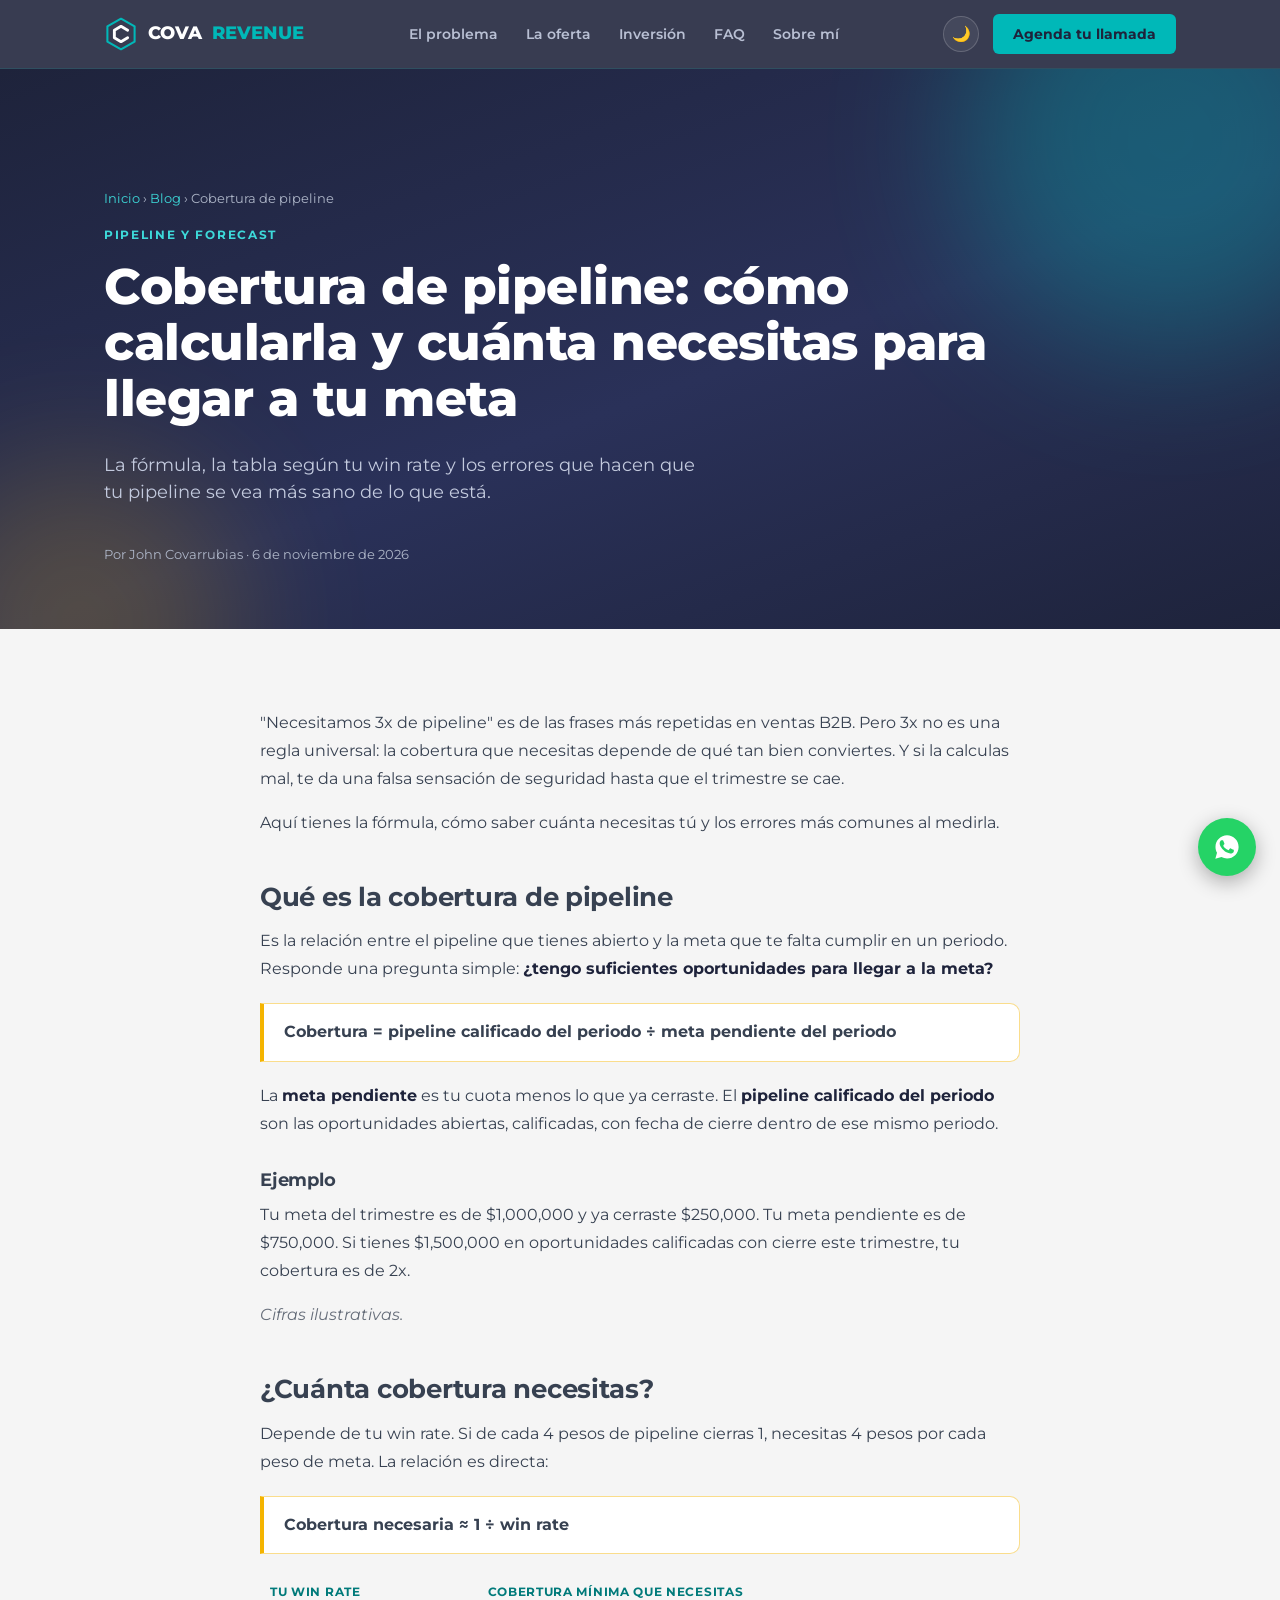
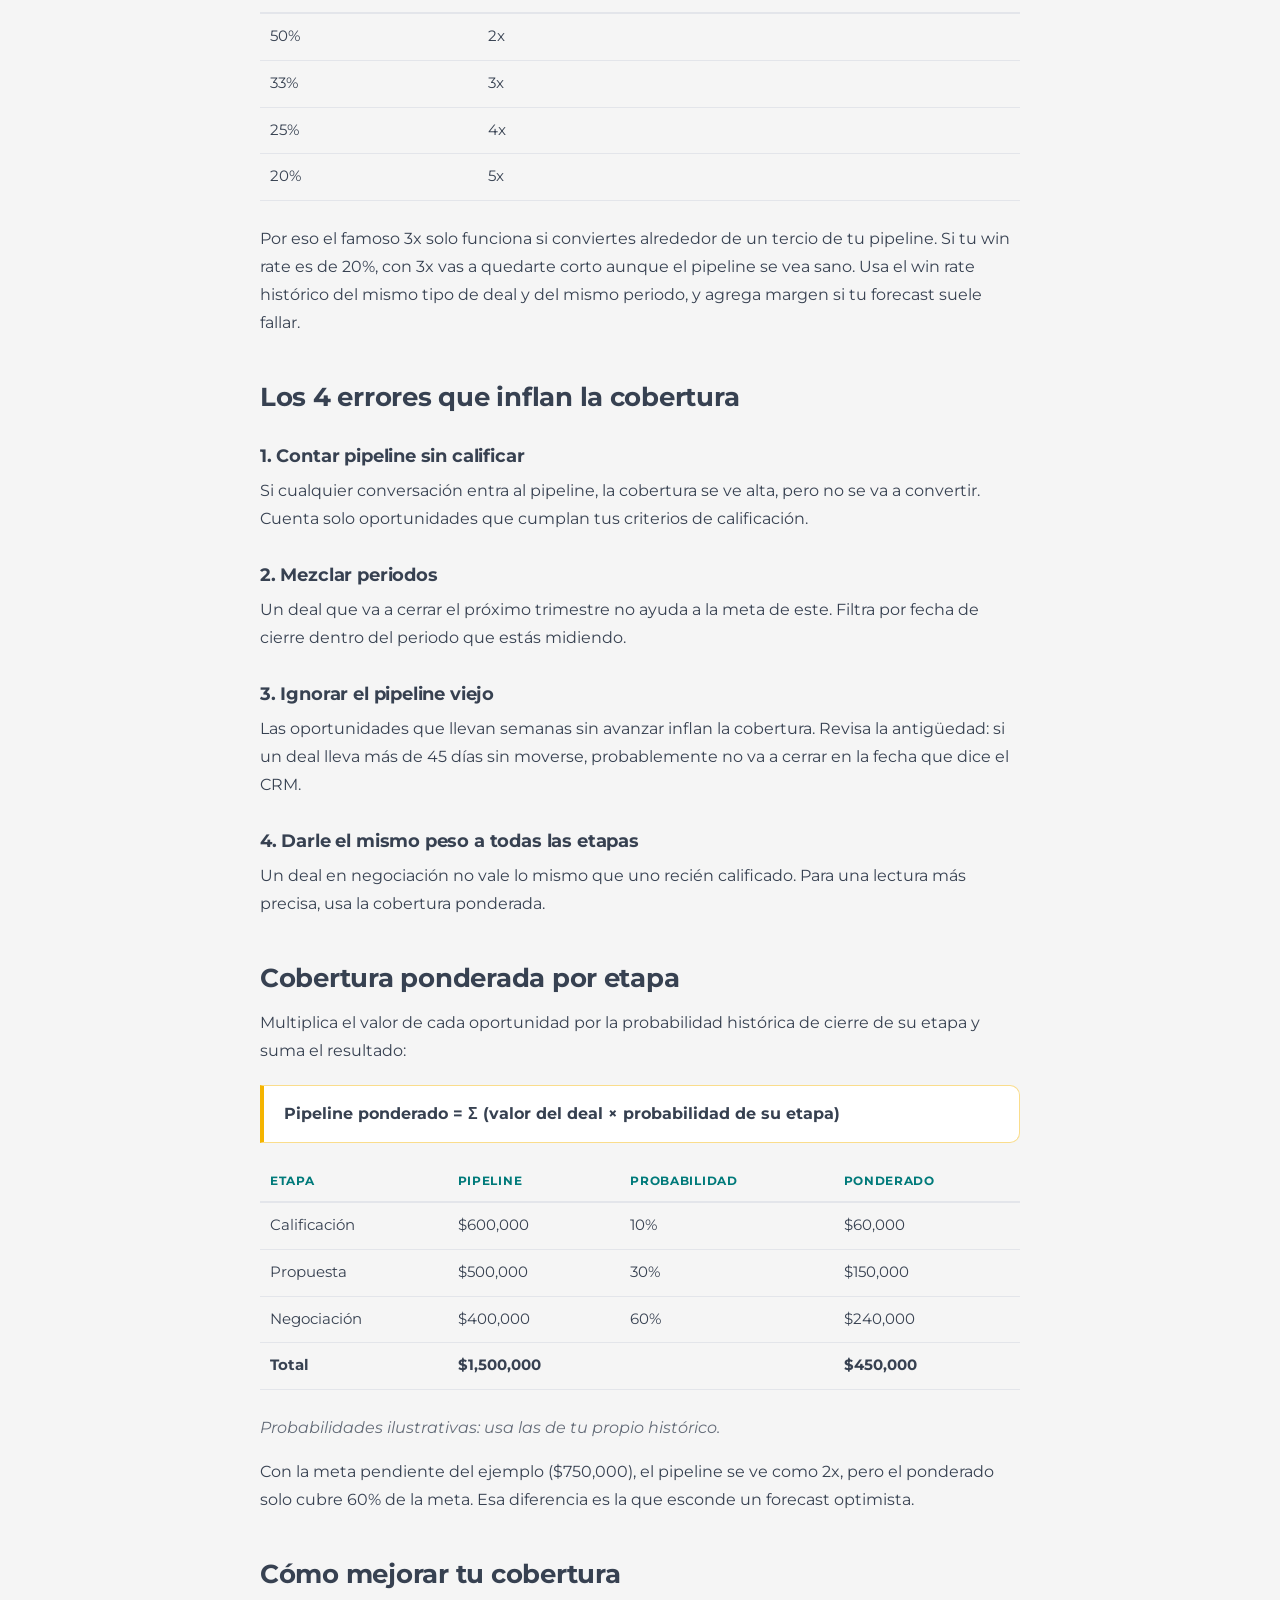
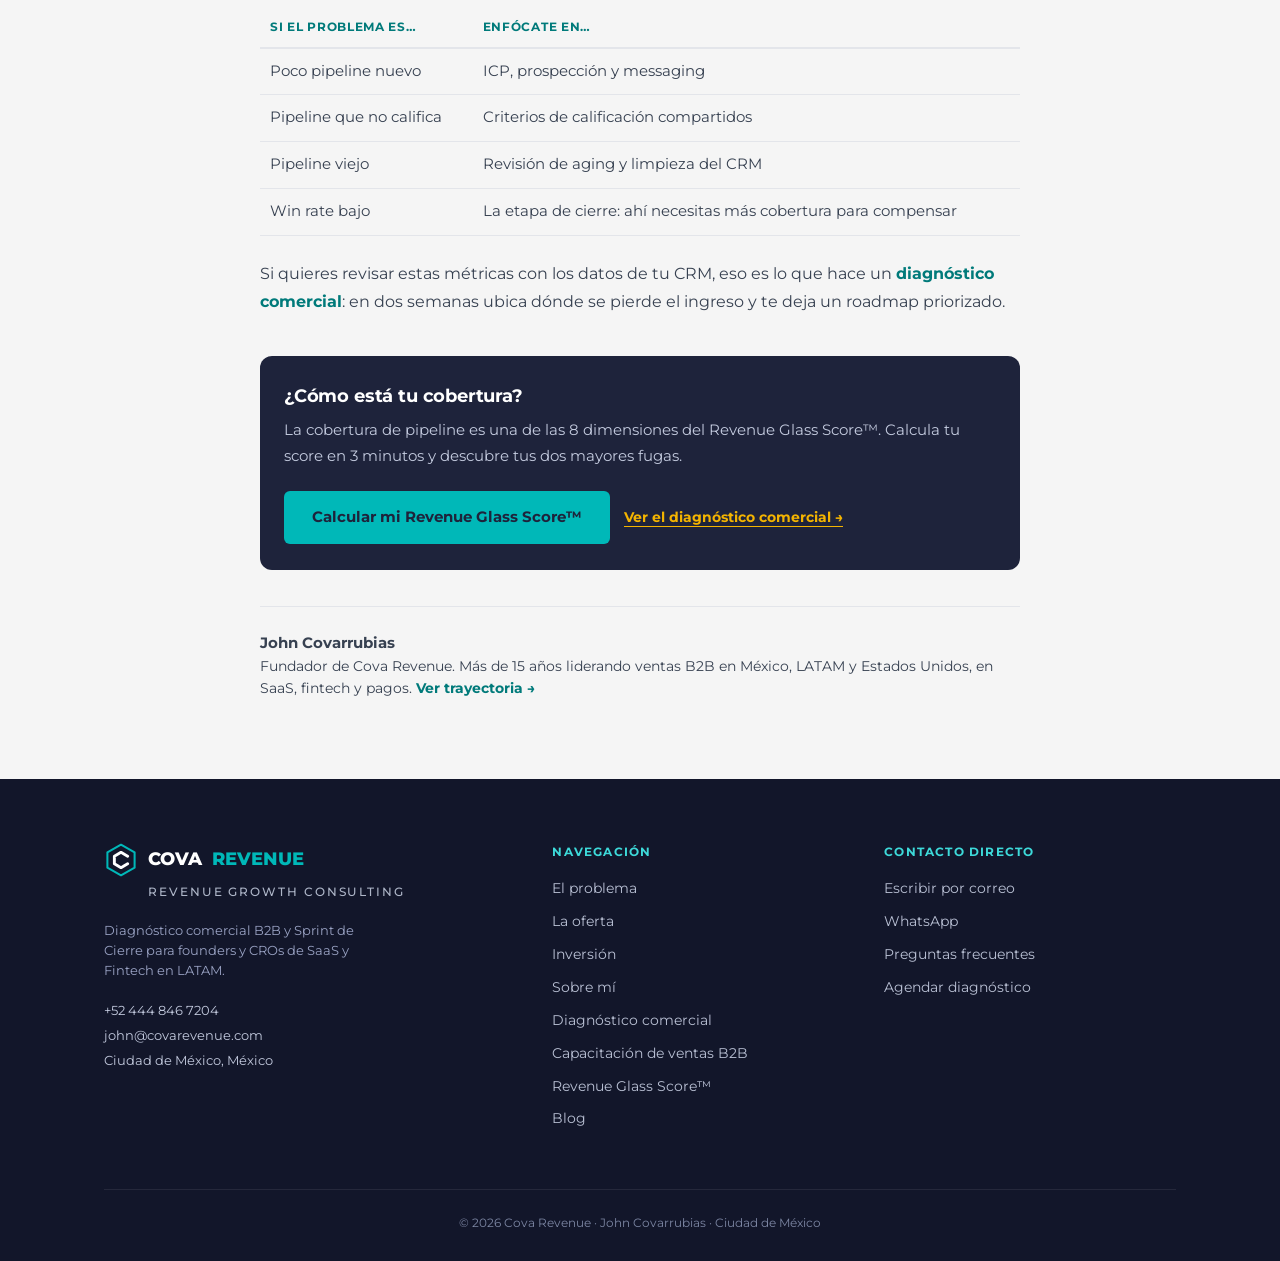
<file: blog/como-calcular-cobertura-de-pipeline/index.html>
<!DOCTYPE html>
<html lang="es-MX">
<head>
<!-- Google Tag Manager -->
<script>(function(w,d,s,l,i){w[l]=w[l]||[];w[l].push({'gtm.start':
new Date().getTime(),event:'gtm.js'});var f=d.getElementsByTagName(s)[0],
j=d.createElement(s),dl=l!='dataLayer'?'&l='+l:'';j.async=true;j.src=
'https://www.googletagmanager.com/gtm.js?id='+i+dl;f.parentNode.insertBefore(j,f);
})(window,document,'script','dataLayer','GTM-55J3CXSP');</script>
<!-- End Google Tag Manager -->
<script>
(function(){ try{ var t = localStorage.getItem('cova-theme'); if(t) document.documentElement.setAttribute('data-theme', t); }catch(e){} })();
</script>
<meta charset="UTF-8">
<meta name="viewport" content="width=device-width, initial-scale=1.0">
<title>Cobertura de pipeline: cómo calcularla y cuánta necesitas para llegar a tu meta | Cova Revenue</title>
<meta name="description" content="Qué es la cobertura de pipeline, la fórmula para calcularla, cómo saber si necesitas 3x o más según tu win rate y los errores que la inflan. Con ejemplos para equipos B2B.">
<link rel="canonical" href="https://www.covarevenue.com/blog/como-calcular-cobertura-de-pipeline/">
<meta property="og:title" content="Cobertura de pipeline: cómo calcularla y cuánta necesitas para llegar a tu meta | Cova Revenue">
<meta property="og:description" content="Qué es la cobertura de pipeline, la fórmula para calcularla, cómo saber si necesitas 3x o más según tu win rate y los errores que la inflan. Con ejemplos para equipos B2B.">
<meta property="og:image" content="https://www.covarevenue.com/og-image.png">
<meta property="og:url" content="https://www.covarevenue.com/blog/como-calcular-cobertura-de-pipeline/">
<meta property="og:type" content="article">
<meta property="og:locale" content="es_MX">
<meta name="twitter:card" content="summary_large_image">
<link rel="icon" type="image/png" sizes="16x16" href="/favicon-16.png">
<link rel="icon" type="image/png" sizes="32x32" href="/favicon-32.png">
<link rel="icon" type="image/png" sizes="48x48" href="/favicon-48.png">
<link rel="apple-touch-icon" sizes="180x180" href="/favicon-180.png">
<link rel="icon" type="image/png" sizes="192x192" href="/favicon-192.png">
<link rel="shortcut icon" href="/favicon.ico">
<link rel="preconnect" href="https://fonts.googleapis.com">
<link rel="preconnect" href="https://fonts.gstatic.com" crossorigin>
<link href="https://fonts.googleapis.com/css2?family=Montserrat:ital,wght@0,400;0,500;0,600;0,700;0,800;1,600&display=swap" rel="stylesheet">
<link rel="stylesheet" href="/assets/site.css">
<style>
  .post{max-width:760px; margin:0 auto;}
  .post-meta{font-size:12.5px; color:#AEB6C8; margin-top:14px;}
  .post h2{font-size:clamp(21px,2.6vw,26px); line-height:1.25; margin:44px 0 14px;}
  .post h3{font-size:17.5px; margin:28px 0 8px;}
  .post p, .post li{font-size:16px; line-height:1.75;}
  .post p{margin:0 0 16px;}
  .post ul, .post ol{margin:0 0 18px 22px;}
  .post li{margin-bottom:8px;}
  .post strong{color:var(--primary);}
  [data-theme="dark"] .post strong{color:#fff;}
  .formula{background:var(--card-bg); border:1px solid rgba(244,180,0,0.45); border-left:4px solid var(--highlight); border-radius:0 10px 10px 0; padding:16px 20px; margin:20px 0; font-size:16px; font-weight:700;}
  .note{font-size:13.5px; opacity:0.75; font-style:italic;}
  .post table{width:100%; border-collapse:collapse; margin:18px 0 24px; font-size:14.5px;}
  .post th{text-align:left; font-size:11.5px; letter-spacing:0.06em; text-transform:uppercase; color:var(--kicker-color); padding:10px; border-bottom:2px solid var(--card-border);}
  .post td{padding:12px 10px; border-bottom:1px solid var(--card-border); vertical-align:top; line-height:1.5;}
  .post-cta{margin:40px 0 8px; padding:26px 24px; border-radius:12px; background:var(--primary); color:#fff;}
  .post-cta h3{color:#fff; margin:0 0 8px;}
  .post-cta p{color:#C3CADE; font-size:15px;}
  .post-cta .btn-primary{margin-top:6px;}
  .post-cta a.more{color:var(--highlight); font-weight:700; border-bottom:1px solid currentColor; margin-left:14px; font-size:14px;}
  .post-author{display:flex; gap:14px; align-items:flex-start; margin-top:36px; padding-top:24px; border-top:1px solid var(--card-border); font-size:14px; line-height:1.6;}
  .post-author b{display:block; font-size:15px;}
  .post-list{display:grid; gap:18px; max-width:860px;}
  .post-card{display:block; background:var(--card-bg); border:1px solid rgba(244,180,0,0.35); border-radius:12px; padding:26px 24px; transition:transform .2s ease, box-shadow .2s ease;}
  .post-card:hover{transform:translateY(-4px); box-shadow:0 14px 30px rgba(0,184,184,0.14);}
  .post-card h2{font-size:19px; margin:6px 0 8px; line-height:1.3;}
  .post-card p{font-size:14.5px; opacity:0.8; line-height:1.6;}
  .post-card span{font-size:12.5px; font-weight:700; color:var(--kicker-color);}
  @media (max-width:600px){ .post p, .post li{font-size:15.5px;} .post table{font-size:13px;} .post th, .post td{padding:8px 6px;} .post-cta a.more{display:inline-block; margin:12px 0 0;} }
</style>
<script type="application/ld+json">
[
 {
  "@context": "https://schema.org",
  "@type": "BlogPosting",
  "headline": "Cobertura de pipeline: cómo calcularla y cuánta necesitas para llegar a tu meta",
  "description": "Qué es la cobertura de pipeline, la fórmula para calcularla, cómo saber si necesitas 3x o más según tu win rate y los errores que la inflan. Con ejemplos para equipos B2B.",
  "url": "https://www.covarevenue.com/blog/como-calcular-cobertura-de-pipeline/",
  "mainEntityOfPage": "https://www.covarevenue.com/blog/como-calcular-cobertura-de-pipeline/",
  "datePublished": "2026-11-06",
  "dateModified": "2026-11-06",
  "inLanguage": "es-MX",
  "image": "https://www.covarevenue.com/og-image.png",
  "author": {
   "@type": "Person",
   "name": "John Covarrubias",
   "url": "https://www.covarevenue.com/#sobre-mi",
   "sameAs": "https://www.linkedin.com/in/john-covarrubias-52034b230/"
  },
  "publisher": {
   "@type": "Organization",
   "name": "Cova Revenue",
   "logo": {
    "@type": "ImageObject",
    "url": "https://www.covarevenue.com/favicon-192.png"
   }
  }
 },
 {
  "@context": "https://schema.org",
  "@type": "BreadcrumbList",
  "itemListElement": [
   {
    "@type": "ListItem",
    "position": 1,
    "name": "Inicio",
    "item": "https://www.covarevenue.com/"
   },
   {
    "@type": "ListItem",
    "position": 2,
    "name": "Blog",
    "item": "https://www.covarevenue.com/blog/"
   },
   {
    "@type": "ListItem",
    "position": 3,
    "name": "Cobertura de pipeline",
    "item": "https://www.covarevenue.com/blog/como-calcular-cobertura-de-pipeline/"
   }
  ]
 }
]
</script>
</head>
<body>
<!-- Google Tag Manager (noscript) -->
<noscript><iframe src="https://www.googletagmanager.com/ns.html?id=GTM-55J3CXSP"
height="0" width="0" style="display:none;visibility:hidden"></iframe></noscript>
<!-- End Google Tag Manager (noscript) -->

<nav>
  <div class="wrap">
    <a href="/" class="brand">
      <span class="iso"><svg viewBox="0 0 40 40"><polygon points="20,2 36,11 36,29 20,38 4,29 4,11" fill="none" stroke="#00B8B8" stroke-width="2.4" stroke-linejoin="round"/><path d="M27.8,15.5 L20,11 L12.2,15.5 L12.2,24.5 L20,29 L27.8,24.5" fill="none" stroke="#FFFFFF" stroke-width="3.4" stroke-linecap="round" stroke-linejoin="round"/></svg></span>
      COVA <span>REVENUE</span>
    </a>
    <div class="nav-links">
      <a href="/#problema">El problema</a>
      <a href="/#oferta">La oferta</a>
      <a href="/#inversion">Inversión</a>
      <a href="/#faq">FAQ</a>
      <a href="/#sobre-mi">Sobre mí</a>
    </div>
    <div class="nav-right">
      <button class="theme-toggle" id="themeToggle" aria-label="Cambiar tema">🌙</button>
      <a href="/#contacto" class="nav-cta">Agenda tu llamada</a>
    </div>
  </div>
</nav>

<section class="hero page-hero" style="padding-bottom:64px;">
  <div class="blob blob-a"></div>
  <div class="blob blob-b"></div>
  <div class="wrap">
    <div class="crumbs reveal"><a href="/">Inicio</a> › <a href="/blog/">Blog</a> › Cobertura de pipeline</div>
    <div class="kicker on-dark reveal">Pipeline y forecast</div>
    <h1 class="reveal" style="max-width:900px;">Cobertura de pipeline: cómo calcularla y cuánta necesitas para llegar a tu meta</h1>
    <p class="sub reveal">La fórmula, la tabla según tu win rate y los errores que hacen que tu pipeline se vea más sano de lo que está.</p>
    <div class="post-meta reveal">Por John Covarrubias · 6 de noviembre de 2026</div>
  </div>
</section>

<section class="page-sec">
  <div class="wrap">
<article class="post">
<p>"Necesitamos 3x de pipeline" es de las frases más repetidas en ventas B2B. Pero 3x no es una regla universal: la cobertura que necesitas depende de qué tan bien conviertes. Y si la calculas mal, te da una falsa sensación de seguridad hasta que el trimestre se cae.</p>
<p>Aquí tienes la fórmula, cómo saber cuánta necesitas tú y los errores más comunes al medirla.</p>

<h2>Qué es la cobertura de pipeline</h2>
<p>Es la relación entre el pipeline que tienes abierto y la meta que te falta cumplir en un periodo. Responde una pregunta simple: <strong>¿tengo suficientes oportunidades para llegar a la meta?</strong></p>
<div class="formula">Cobertura = pipeline calificado del periodo ÷ meta pendiente del periodo</div>
<p>La <strong>meta pendiente</strong> es tu cuota menos lo que ya cerraste. El <strong>pipeline calificado del periodo</strong> son las oportunidades abiertas, calificadas, con fecha de cierre dentro de ese mismo periodo.</p>

<h3>Ejemplo</h3>
<p>Tu meta del trimestre es de $1,000,000 y ya cerraste $250,000. Tu meta pendiente es de $750,000. Si tienes $1,500,000 en oportunidades calificadas con cierre este trimestre, tu cobertura es de 2x.</p>
<p class="note">Cifras ilustrativas.</p>

<h2>¿Cuánta cobertura necesitas?</h2>
<p>Depende de tu win rate. Si de cada 4 pesos de pipeline cierras 1, necesitas 4 pesos por cada peso de meta. La relación es directa:</p>
<div class="formula">Cobertura necesaria ≈ 1 ÷ win rate</div>
<table>
  <thead><tr><th>Tu win rate</th><th>Cobertura mínima que necesitas</th></tr></thead>
  <tbody>
    <tr><td>50%</td><td>2x</td></tr>
    <tr><td>33%</td><td>3x</td></tr>
    <tr><td>25%</td><td>4x</td></tr>
    <tr><td>20%</td><td>5x</td></tr>
  </tbody>
</table>
<p>Por eso el famoso 3x solo funciona si conviertes alrededor de un tercio de tu pipeline. Si tu win rate es de 20%, con 3x vas a quedarte corto aunque el pipeline se vea sano. Usa el win rate histórico del mismo tipo de deal y del mismo periodo, y agrega margen si tu forecast suele fallar.</p>

<h2>Los 4 errores que inflan la cobertura</h2>
<h3>1. Contar pipeline sin calificar</h3>
<p>Si cualquier conversación entra al pipeline, la cobertura se ve alta, pero no se va a convertir. Cuenta solo oportunidades que cumplan tus criterios de calificación.</p>
<h3>2. Mezclar periodos</h3>
<p>Un deal que va a cerrar el próximo trimestre no ayuda a la meta de este. Filtra por fecha de cierre dentro del periodo que estás midiendo.</p>
<h3>3. Ignorar el pipeline viejo</h3>
<p>Las oportunidades que llevan semanas sin avanzar inflan la cobertura. Revisa la antigüedad: si un deal lleva más de 45 días sin moverse, probablemente no va a cerrar en la fecha que dice el CRM.</p>
<h3>4. Darle el mismo peso a todas las etapas</h3>
<p>Un deal en negociación no vale lo mismo que uno recién calificado. Para una lectura más precisa, usa la cobertura ponderada.</p>

<h2>Cobertura ponderada por etapa</h2>
<p>Multiplica el valor de cada oportunidad por la probabilidad histórica de cierre de su etapa y suma el resultado:</p>
<div class="formula">Pipeline ponderado = Σ (valor del deal × probabilidad de su etapa)</div>
<table>
  <thead><tr><th>Etapa</th><th>Pipeline</th><th>Probabilidad</th><th>Ponderado</th></tr></thead>
  <tbody>
    <tr><td>Calificación</td><td>$600,000</td><td>10%</td><td>$60,000</td></tr>
    <tr><td>Propuesta</td><td>$500,000</td><td>30%</td><td>$150,000</td></tr>
    <tr><td>Negociación</td><td>$400,000</td><td>60%</td><td>$240,000</td></tr>
    <tr><td><b>Total</b></td><td><b>$1,500,000</b></td><td></td><td><b>$450,000</b></td></tr>
  </tbody>
</table>
<p class="note">Probabilidades ilustrativas: usa las de tu propio histórico.</p>
<p>Con la meta pendiente del ejemplo ($750,000), el pipeline se ve como 2x, pero el ponderado solo cubre 60% de la meta. Esa diferencia es la que esconde un forecast optimista.</p>

<h2>Cómo mejorar tu cobertura</h2>
<table>
  <thead><tr><th>Si el problema es…</th><th>Enfócate en…</th></tr></thead>
  <tbody>
    <tr><td>Poco pipeline nuevo</td><td>ICP, prospección y messaging</td></tr>
    <tr><td>Pipeline que no califica</td><td>Criterios de calificación compartidos</td></tr>
    <tr><td>Pipeline viejo</td><td>Revisión de aging y limpieza del CRM</td></tr>
    <tr><td>Win rate bajo</td><td>La etapa de cierre: ahí necesitas más cobertura para compensar</td></tr>
  </tbody>
</table>
<p>Si quieres revisar estas métricas con los datos de tu CRM, eso es lo que hace un <a href="/diagnostico-comercial/" style="color:var(--kicker-color); font-weight:700;">diagnóstico comercial</a>: en dos semanas ubica dónde se pierde el ingreso y te deja un roadmap priorizado.</p>

<div class="post-cta"><h3>¿Cómo está tu cobertura?</h3><p>La cobertura de pipeline es una de las 8 dimensiones del Revenue Glass Score™. Calcula tu score en 3 minutos y descubre tus dos mayores fugas.</p><a class="btn-primary" href="/revenue-glass-score/" data-interest="Diagnóstico">Calcular mi Revenue Glass Score™</a><a class="more" href="/diagnostico-comercial/">Ver el diagnóstico comercial →</a></div>
<div class="post-author"><div><b>John Covarrubias</b>Fundador de Cova Revenue. Más de 15 años liderando ventas B2B en México, LATAM y Estados Unidos, en SaaS, fintech y pagos. <a href="/#sobre-mi" style="color:var(--kicker-color); font-weight:700;">Ver trayectoria →</a></div></div>
</article>
  </div>
</section>

<footer>
  <div class="wrap">
    <div class="footer-grid">
      <div class="footer-brand">
        <div class="brand">
          <span class="iso"><svg viewBox="0 0 40 40"><polygon points="20,2 36,11 36,29 20,38 4,29 4,11" fill="none" stroke="#00B8B8" stroke-width="2.4" stroke-linejoin="round"/><path d="M27.8,15.5 L20,11 L12.2,15.5 L12.2,24.5 L20,29 L27.8,24.5" fill="none" stroke="#FFFFFF" stroke-width="3.4" stroke-linecap="round" stroke-linejoin="round"/></svg></span>
          COVA <span>REVENUE</span>
        </div>
        <div class="brand-tagline">REVENUE GROWTH CONSULTING</div>
        <p>Diagnóstico comercial B2B y Sprint de Cierre para founders y CROs de SaaS y Fintech en LATAM.</p>
        <div class="footer-contact">
          +52 444 846 7204<br>
          john@covarevenue.com<br>
          Ciudad de México, México
        </div>
      </div>
      <div class="footer-col">
        <h4>Navegación</h4>
        <a href="/#problema">El problema</a>
        <a href="/#oferta">La oferta</a>
        <a href="/#inversion">Inversión</a>
        <a href="/#sobre-mi">Sobre mí</a>
        <a href="/diagnostico-comercial/">Diagnóstico comercial</a>
        <a href="/capacitacion-ventas-b2b/">Capacitación de ventas B2B</a>
        <a href="/revenue-glass-score/">Revenue Glass Score™</a>
        <a href="/blog/">Blog</a>
      </div>
      <div class="footer-col">
        <h4>Contacto directo</h4>
        <a href="mailto:john@covarevenue.com" id="mailLink">Escribir por correo</a>
        <a href="https://wa.me/524448467204" target="_blank" rel="noopener">WhatsApp</a>
        <a href="/#faq">Preguntas frecuentes</a>
        <a href="/#contacto">Agendar diagnóstico</a>
      </div>
    </div>
    <div class="footer-bottom">© 2026 Cova Revenue · John Covarrubias · Ciudad de México</div>
  </div>
</footer>

<a href="https://wa.me/524448467204?text=Hola%20John%2C%20quiero%20agendar%20un%20diagn%C3%B3stico%20comercial%20gratuito" target="_blank" rel="noopener" class="wa-float" aria-label="Escribir por WhatsApp">
  <svg viewBox="0 0 24 24" width="28" height="28" fill="#FFFFFF"><path d="M12.04 2C6.58 2 2.13 6.45 2.13 11.91c0 1.75.46 3.45 1.32 4.95L2 22l5.25-1.38c1.45.79 3.08 1.21 4.79 1.21h.01c5.46 0 9.91-4.45 9.91-9.91C21.96 6.45 17.5 2 12.04 2zm5.83 14.13c-.25.7-1.24 1.28-2.03 1.45-.55.12-1.26.21-3.67-.79-3.08-1.27-5.06-4.4-5.21-4.6-.15-.2-1.24-1.65-1.24-3.15s.77-2.23 1.05-2.53c.27-.3.6-.37.8-.37.2 0 .4 0 .58.01.19.01.44-.07.68.52.25.6.85 2.08.92 2.23.07.15.12.33.02.53-.1.2-.15.33-.3.5-.15.18-.31.4-.45.54-.15.15-.3.31-.13.61.17.3.77 1.27 1.65 2.06 1.14 1.02 2.1 1.33 2.4 1.48.3.15.48.13.65-.08.18-.2.75-.87.95-1.17.2-.3.4-.25.68-.15.27.1 1.75.82 2.05.97.3.15.5.22.57.35.08.13.08.72-.17 1.42z"/></svg>
</a>

<script src="/assets/site.js" defer></script>
</body>
</html>
</file>
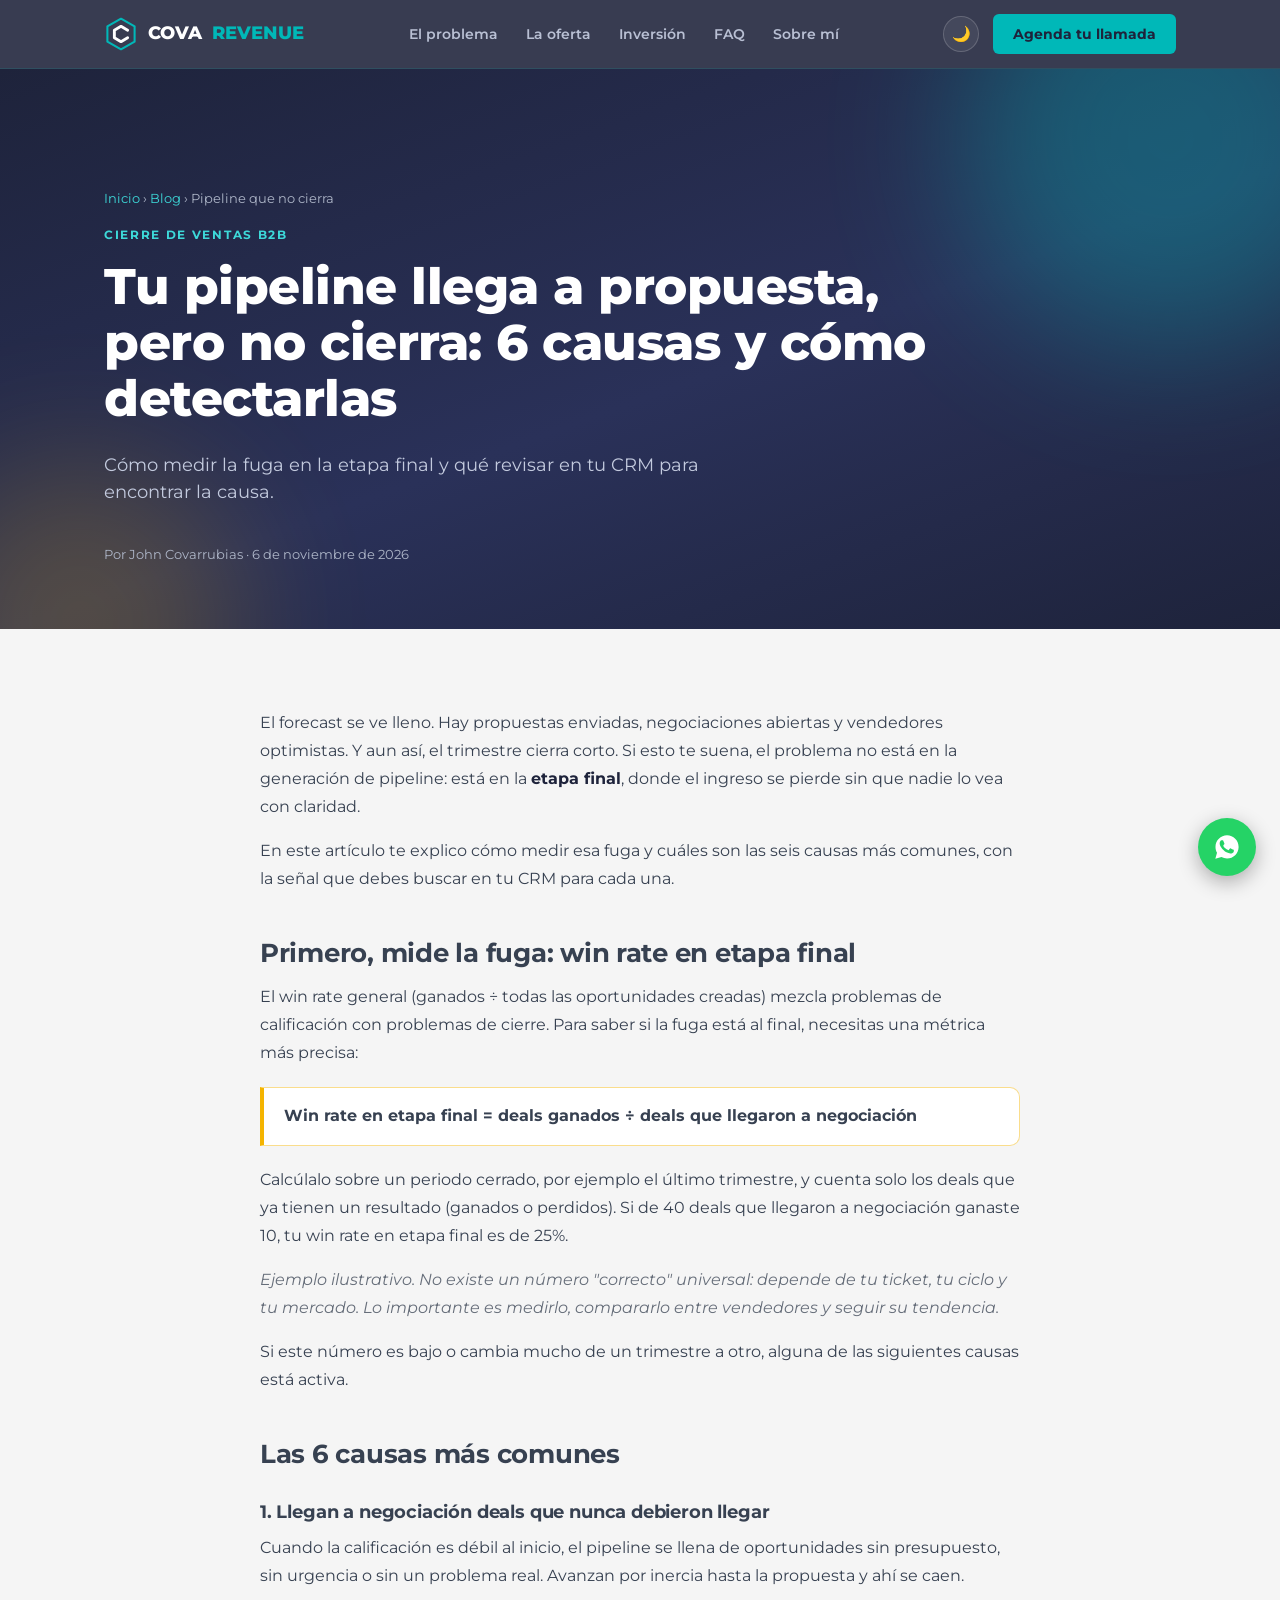
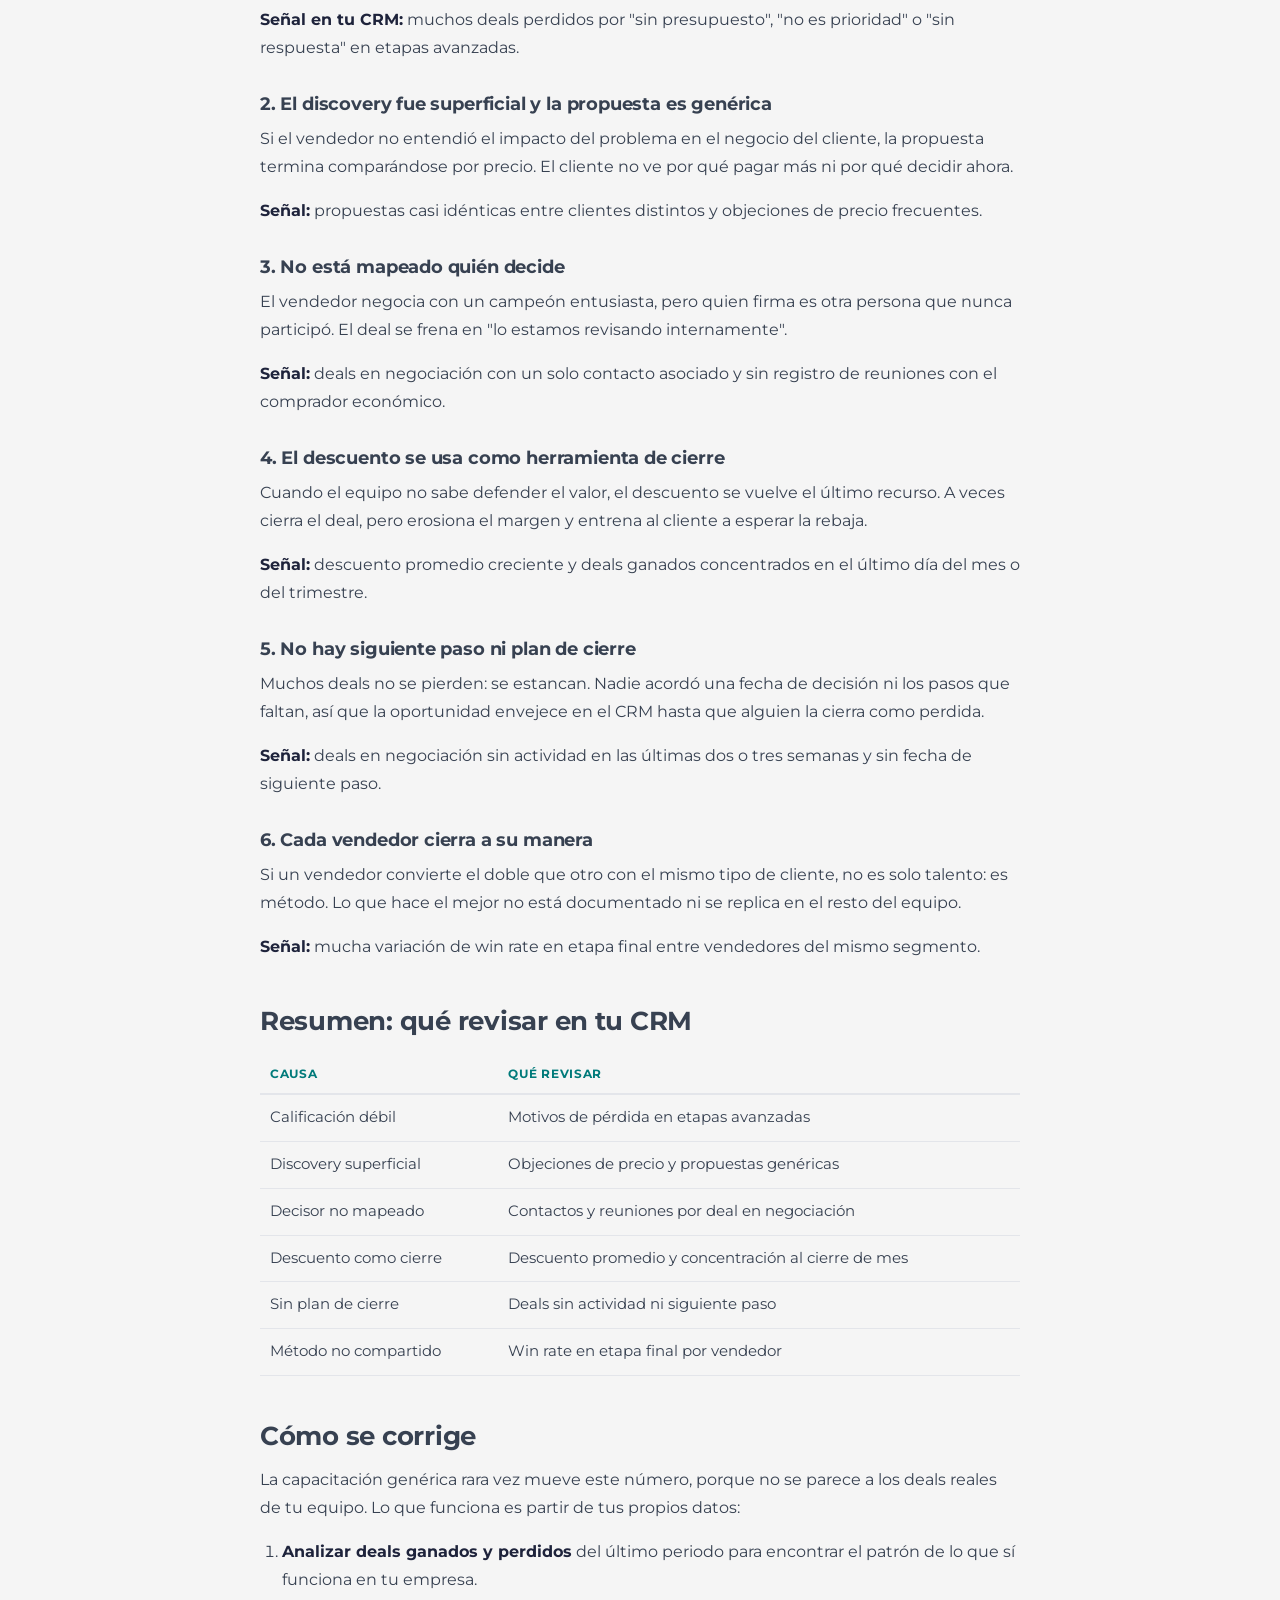
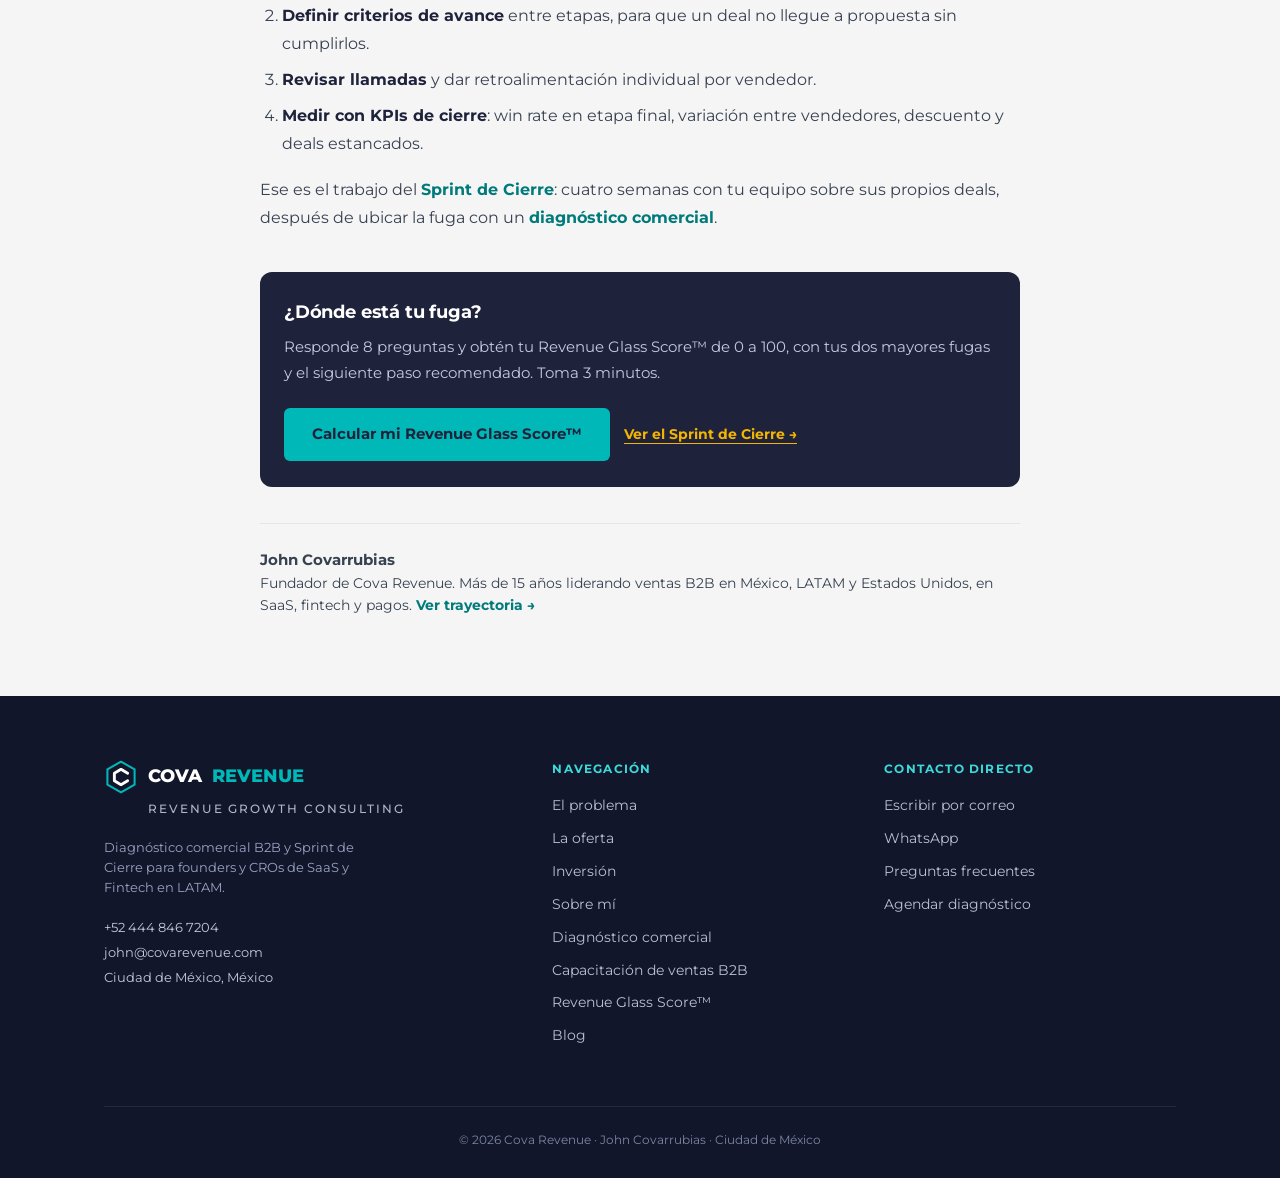
<file: blog/pipeline-llega-a-propuesta-pero-no-cierra/index.html>
<!DOCTYPE html>
<html lang="es-MX">
<head>
<!-- Google Tag Manager -->
<script>(function(w,d,s,l,i){w[l]=w[l]||[];w[l].push({'gtm.start':
new Date().getTime(),event:'gtm.js'});var f=d.getElementsByTagName(s)[0],
j=d.createElement(s),dl=l!='dataLayer'?'&l='+l:'';j.async=true;j.src=
'https://www.googletagmanager.com/gtm.js?id='+i+dl;f.parentNode.insertBefore(j,f);
})(window,document,'script','dataLayer','GTM-55J3CXSP');</script>
<!-- End Google Tag Manager -->
<script>
(function(){ try{ var t = localStorage.getItem('cova-theme'); if(t) document.documentElement.setAttribute('data-theme', t); }catch(e){} })();
</script>
<meta charset="UTF-8">
<meta name="viewport" content="width=device-width, initial-scale=1.0">
<title>Tu pipeline llega a propuesta, pero no cierra: 6 causas y cómo detectarlas | Cova Revenue</title>
<meta name="description" content="Por qué los deals B2B se pierden en la etapa final y cómo medirlo en tu CRM: win rate en etapa final, calificación, discovery, descuentos, deals estancados y variación entre vendedores.">
<link rel="canonical" href="https://www.covarevenue.com/blog/pipeline-llega-a-propuesta-pero-no-cierra/">
<meta property="og:title" content="Tu pipeline llega a propuesta, pero no cierra: 6 causas y cómo detectarlas | Cova Revenue">
<meta property="og:description" content="Por qué los deals B2B se pierden en la etapa final y cómo medirlo en tu CRM: win rate en etapa final, calificación, discovery, descuentos, deals estancados y variación entre vendedores.">
<meta property="og:image" content="https://www.covarevenue.com/og-image.png">
<meta property="og:url" content="https://www.covarevenue.com/blog/pipeline-llega-a-propuesta-pero-no-cierra/">
<meta property="og:type" content="article">
<meta property="og:locale" content="es_MX">
<meta name="twitter:card" content="summary_large_image">
<link rel="icon" type="image/png" sizes="16x16" href="/favicon-16.png">
<link rel="icon" type="image/png" sizes="32x32" href="/favicon-32.png">
<link rel="icon" type="image/png" sizes="48x48" href="/favicon-48.png">
<link rel="apple-touch-icon" sizes="180x180" href="/favicon-180.png">
<link rel="icon" type="image/png" sizes="192x192" href="/favicon-192.png">
<link rel="shortcut icon" href="/favicon.ico">
<link rel="preconnect" href="https://fonts.googleapis.com">
<link rel="preconnect" href="https://fonts.gstatic.com" crossorigin>
<link href="https://fonts.googleapis.com/css2?family=Montserrat:ital,wght@0,400;0,500;0,600;0,700;0,800;1,600&display=swap" rel="stylesheet">
<link rel="stylesheet" href="/assets/site.css">
<style>
  .post{max-width:760px; margin:0 auto;}
  .post-meta{font-size:12.5px; color:#AEB6C8; margin-top:14px;}
  .post h2{font-size:clamp(21px,2.6vw,26px); line-height:1.25; margin:44px 0 14px;}
  .post h3{font-size:17.5px; margin:28px 0 8px;}
  .post p, .post li{font-size:16px; line-height:1.75;}
  .post p{margin:0 0 16px;}
  .post ul, .post ol{margin:0 0 18px 22px;}
  .post li{margin-bottom:8px;}
  .post strong{color:var(--primary);}
  [data-theme="dark"] .post strong{color:#fff;}
  .formula{background:var(--card-bg); border:1px solid rgba(244,180,0,0.45); border-left:4px solid var(--highlight); border-radius:0 10px 10px 0; padding:16px 20px; margin:20px 0; font-size:16px; font-weight:700;}
  .note{font-size:13.5px; opacity:0.75; font-style:italic;}
  .post table{width:100%; border-collapse:collapse; margin:18px 0 24px; font-size:14.5px;}
  .post th{text-align:left; font-size:11.5px; letter-spacing:0.06em; text-transform:uppercase; color:var(--kicker-color); padding:10px; border-bottom:2px solid var(--card-border);}
  .post td{padding:12px 10px; border-bottom:1px solid var(--card-border); vertical-align:top; line-height:1.5;}
  .post-cta{margin:40px 0 8px; padding:26px 24px; border-radius:12px; background:var(--primary); color:#fff;}
  .post-cta h3{color:#fff; margin:0 0 8px;}
  .post-cta p{color:#C3CADE; font-size:15px;}
  .post-cta .btn-primary{margin-top:6px;}
  .post-cta a.more{color:var(--highlight); font-weight:700; border-bottom:1px solid currentColor; margin-left:14px; font-size:14px;}
  .post-author{display:flex; gap:14px; align-items:flex-start; margin-top:36px; padding-top:24px; border-top:1px solid var(--card-border); font-size:14px; line-height:1.6;}
  .post-author b{display:block; font-size:15px;}
  .post-list{display:grid; gap:18px; max-width:860px;}
  .post-card{display:block; background:var(--card-bg); border:1px solid rgba(244,180,0,0.35); border-radius:12px; padding:26px 24px; transition:transform .2s ease, box-shadow .2s ease;}
  .post-card:hover{transform:translateY(-4px); box-shadow:0 14px 30px rgba(0,184,184,0.14);}
  .post-card h2{font-size:19px; margin:6px 0 8px; line-height:1.3;}
  .post-card p{font-size:14.5px; opacity:0.8; line-height:1.6;}
  .post-card span{font-size:12.5px; font-weight:700; color:var(--kicker-color);}
  @media (max-width:600px){ .post p, .post li{font-size:15.5px;} .post table{font-size:13px;} .post th, .post td{padding:8px 6px;} .post-cta a.more{display:inline-block; margin:12px 0 0;} }
</style>
<script type="application/ld+json">
[
 {
  "@context": "https://schema.org",
  "@type": "BlogPosting",
  "headline": "Tu pipeline llega a propuesta, pero no cierra: 6 causas y cómo detectarlas",
  "description": "Por qué los deals B2B se pierden en la etapa final y cómo medirlo en tu CRM: win rate en etapa final, calificación, discovery, descuentos, deals estancados y variación entre vendedores.",
  "url": "https://www.covarevenue.com/blog/pipeline-llega-a-propuesta-pero-no-cierra/",
  "mainEntityOfPage": "https://www.covarevenue.com/blog/pipeline-llega-a-propuesta-pero-no-cierra/",
  "datePublished": "2026-11-06",
  "dateModified": "2026-11-06",
  "inLanguage": "es-MX",
  "image": "https://www.covarevenue.com/og-image.png",
  "author": {
   "@type": "Person",
   "name": "John Covarrubias",
   "url": "https://www.covarevenue.com/#sobre-mi",
   "sameAs": "https://www.linkedin.com/in/john-covarrubias-52034b230/"
  },
  "publisher": {
   "@type": "Organization",
   "name": "Cova Revenue",
   "logo": {
    "@type": "ImageObject",
    "url": "https://www.covarevenue.com/favicon-192.png"
   }
  }
 },
 {
  "@context": "https://schema.org",
  "@type": "BreadcrumbList",
  "itemListElement": [
   {
    "@type": "ListItem",
    "position": 1,
    "name": "Inicio",
    "item": "https://www.covarevenue.com/"
   },
   {
    "@type": "ListItem",
    "position": 2,
    "name": "Blog",
    "item": "https://www.covarevenue.com/blog/"
   },
   {
    "@type": "ListItem",
    "position": 3,
    "name": "Pipeline que no cierra",
    "item": "https://www.covarevenue.com/blog/pipeline-llega-a-propuesta-pero-no-cierra/"
   }
  ]
 }
]
</script>
</head>
<body>
<!-- Google Tag Manager (noscript) -->
<noscript><iframe src="https://www.googletagmanager.com/ns.html?id=GTM-55J3CXSP"
height="0" width="0" style="display:none;visibility:hidden"></iframe></noscript>
<!-- End Google Tag Manager (noscript) -->

<nav>
  <div class="wrap">
    <a href="/" class="brand">
      <span class="iso"><svg viewBox="0 0 40 40"><polygon points="20,2 36,11 36,29 20,38 4,29 4,11" fill="none" stroke="#00B8B8" stroke-width="2.4" stroke-linejoin="round"/><path d="M27.8,15.5 L20,11 L12.2,15.5 L12.2,24.5 L20,29 L27.8,24.5" fill="none" stroke="#FFFFFF" stroke-width="3.4" stroke-linecap="round" stroke-linejoin="round"/></svg></span>
      COVA <span>REVENUE</span>
    </a>
    <div class="nav-links">
      <a href="/#problema">El problema</a>
      <a href="/#oferta">La oferta</a>
      <a href="/#inversion">Inversión</a>
      <a href="/#faq">FAQ</a>
      <a href="/#sobre-mi">Sobre mí</a>
    </div>
    <div class="nav-right">
      <button class="theme-toggle" id="themeToggle" aria-label="Cambiar tema">🌙</button>
      <a href="/#contacto" class="nav-cta">Agenda tu llamada</a>
    </div>
  </div>
</nav>

<section class="hero page-hero" style="padding-bottom:64px;">
  <div class="blob blob-a"></div>
  <div class="blob blob-b"></div>
  <div class="wrap">
    <div class="crumbs reveal"><a href="/">Inicio</a> › <a href="/blog/">Blog</a> › Pipeline que no cierra</div>
    <div class="kicker on-dark reveal">Cierre de ventas B2B</div>
    <h1 class="reveal" style="max-width:900px;">Tu pipeline llega a propuesta, pero no cierra: 6 causas y cómo detectarlas</h1>
    <p class="sub reveal">Cómo medir la fuga en la etapa final y qué revisar en tu CRM para encontrar la causa.</p>
    <div class="post-meta reveal">Por John Covarrubias · 6 de noviembre de 2026</div>
  </div>
</section>

<section class="page-sec">
  <div class="wrap">
<article class="post">
<p>El forecast se ve lleno. Hay propuestas enviadas, negociaciones abiertas y vendedores optimistas. Y aun así, el trimestre cierra corto. Si esto te suena, el problema no está en la generación de pipeline: está en la <strong>etapa final</strong>, donde el ingreso se pierde sin que nadie lo vea con claridad.</p>
<p>En este artículo te explico cómo medir esa fuga y cuáles son las seis causas más comunes, con la señal que debes buscar en tu CRM para cada una.</p>

<h2>Primero, mide la fuga: win rate en etapa final</h2>
<p>El win rate general (ganados ÷ todas las oportunidades creadas) mezcla problemas de calificación con problemas de cierre. Para saber si la fuga está al final, necesitas una métrica más precisa:</p>
<div class="formula">Win rate en etapa final = deals ganados ÷ deals que llegaron a negociación</div>
<p>Calcúlalo sobre un periodo cerrado, por ejemplo el último trimestre, y cuenta solo los deals que ya tienen un resultado (ganados o perdidos). Si de 40 deals que llegaron a negociación ganaste 10, tu win rate en etapa final es de 25%.</p>
<p class="note">Ejemplo ilustrativo. No existe un número "correcto" universal: depende de tu ticket, tu ciclo y tu mercado. Lo importante es medirlo, compararlo entre vendedores y seguir su tendencia.</p>
<p>Si este número es bajo o cambia mucho de un trimestre a otro, alguna de las siguientes causas está activa.</p>

<h2>Las 6 causas más comunes</h2>

<h3>1. Llegan a negociación deals que nunca debieron llegar</h3>
<p>Cuando la calificación es débil al inicio, el pipeline se llena de oportunidades sin presupuesto, sin urgencia o sin un problema real. Avanzan por inercia hasta la propuesta y ahí se caen.</p>
<p><strong>Señal en tu CRM:</strong> muchos deals perdidos por "sin presupuesto", "no es prioridad" o "sin respuesta" en etapas avanzadas.</p>

<h3>2. El discovery fue superficial y la propuesta es genérica</h3>
<p>Si el vendedor no entendió el impacto del problema en el negocio del cliente, la propuesta termina comparándose por precio. El cliente no ve por qué pagar más ni por qué decidir ahora.</p>
<p><strong>Señal:</strong> propuestas casi idénticas entre clientes distintos y objeciones de precio frecuentes.</p>

<h3>3. No está mapeado quién decide</h3>
<p>El vendedor negocia con un campeón entusiasta, pero quien firma es otra persona que nunca participó. El deal se frena en "lo estamos revisando internamente".</p>
<p><strong>Señal:</strong> deals en negociación con un solo contacto asociado y sin registro de reuniones con el comprador económico.</p>

<h3>4. El descuento se usa como herramienta de cierre</h3>
<p>Cuando el equipo no sabe defender el valor, el descuento se vuelve el último recurso. A veces cierra el deal, pero erosiona el margen y entrena al cliente a esperar la rebaja.</p>
<p><strong>Señal:</strong> descuento promedio creciente y deals ganados concentrados en el último día del mes o del trimestre.</p>

<h3>5. No hay siguiente paso ni plan de cierre</h3>
<p>Muchos deals no se pierden: se estancan. Nadie acordó una fecha de decisión ni los pasos que faltan, así que la oportunidad envejece en el CRM hasta que alguien la cierra como perdida.</p>
<p><strong>Señal:</strong> deals en negociación sin actividad en las últimas dos o tres semanas y sin fecha de siguiente paso.</p>

<h3>6. Cada vendedor cierra a su manera</h3>
<p>Si un vendedor convierte el doble que otro con el mismo tipo de cliente, no es solo talento: es método. Lo que hace el mejor no está documentado ni se replica en el resto del equipo.</p>
<p><strong>Señal:</strong> mucha variación de win rate en etapa final entre vendedores del mismo segmento.</p>

<h2>Resumen: qué revisar en tu CRM</h2>
<table>
  <thead><tr><th>Causa</th><th>Qué revisar</th></tr></thead>
  <tbody>
    <tr><td>Calificación débil</td><td>Motivos de pérdida en etapas avanzadas</td></tr>
    <tr><td>Discovery superficial</td><td>Objeciones de precio y propuestas genéricas</td></tr>
    <tr><td>Decisor no mapeado</td><td>Contactos y reuniones por deal en negociación</td></tr>
    <tr><td>Descuento como cierre</td><td>Descuento promedio y concentración al cierre de mes</td></tr>
    <tr><td>Sin plan de cierre</td><td>Deals sin actividad ni siguiente paso</td></tr>
    <tr><td>Método no compartido</td><td>Win rate en etapa final por vendedor</td></tr>
  </tbody>
</table>

<h2>Cómo se corrige</h2>
<p>La capacitación genérica rara vez mueve este número, porque no se parece a los deals reales de tu equipo. Lo que funciona es partir de tus propios datos:</p>
<ol>
  <li><strong>Analizar deals ganados y perdidos</strong> del último periodo para encontrar el patrón de lo que sí funciona en tu empresa.</li>
  <li><strong>Definir criterios de avance</strong> entre etapas, para que un deal no llegue a propuesta sin cumplirlos.</li>
  <li><strong>Revisar llamadas</strong> y dar retroalimentación individual por vendedor.</li>
  <li><strong>Medir con KPIs de cierre</strong>: win rate en etapa final, variación entre vendedores, descuento y deals estancados.</li>
</ol>
<p>Ese es el trabajo del <a href="/capacitacion-ventas-b2b/" style="color:var(--kicker-color); font-weight:700;">Sprint de Cierre</a>: cuatro semanas con tu equipo sobre sus propios deals, después de ubicar la fuga con un <a href="/diagnostico-comercial/" style="color:var(--kicker-color); font-weight:700;">diagnóstico comercial</a>.</p>

<div class="post-cta"><h3>¿Dónde está tu fuga?</h3><p>Responde 8 preguntas y obtén tu Revenue Glass Score™ de 0 a 100, con tus dos mayores fugas y el siguiente paso recomendado. Toma 3 minutos.</p><a class="btn-primary" href="/revenue-glass-score/" data-interest="Ambos">Calcular mi Revenue Glass Score™</a><a class="more" href="/capacitacion-ventas-b2b/">Ver el Sprint de Cierre →</a></div>
<div class="post-author"><div><b>John Covarrubias</b>Fundador de Cova Revenue. Más de 15 años liderando ventas B2B en México, LATAM y Estados Unidos, en SaaS, fintech y pagos. <a href="/#sobre-mi" style="color:var(--kicker-color); font-weight:700;">Ver trayectoria →</a></div></div>
</article>
  </div>
</section>

<footer>
  <div class="wrap">
    <div class="footer-grid">
      <div class="footer-brand">
        <div class="brand">
          <span class="iso"><svg viewBox="0 0 40 40"><polygon points="20,2 36,11 36,29 20,38 4,29 4,11" fill="none" stroke="#00B8B8" stroke-width="2.4" stroke-linejoin="round"/><path d="M27.8,15.5 L20,11 L12.2,15.5 L12.2,24.5 L20,29 L27.8,24.5" fill="none" stroke="#FFFFFF" stroke-width="3.4" stroke-linecap="round" stroke-linejoin="round"/></svg></span>
          COVA <span>REVENUE</span>
        </div>
        <div class="brand-tagline">REVENUE GROWTH CONSULTING</div>
        <p>Diagnóstico comercial B2B y Sprint de Cierre para founders y CROs de SaaS y Fintech en LATAM.</p>
        <div class="footer-contact">
          +52 444 846 7204<br>
          john@covarevenue.com<br>
          Ciudad de México, México
        </div>
      </div>
      <div class="footer-col">
        <h4>Navegación</h4>
        <a href="/#problema">El problema</a>
        <a href="/#oferta">La oferta</a>
        <a href="/#inversion">Inversión</a>
        <a href="/#sobre-mi">Sobre mí</a>
        <a href="/diagnostico-comercial/">Diagnóstico comercial</a>
        <a href="/capacitacion-ventas-b2b/">Capacitación de ventas B2B</a>
        <a href="/revenue-glass-score/">Revenue Glass Score™</a>
        <a href="/blog/">Blog</a>
      </div>
      <div class="footer-col">
        <h4>Contacto directo</h4>
        <a href="mailto:john@covarevenue.com" id="mailLink">Escribir por correo</a>
        <a href="https://wa.me/524448467204" target="_blank" rel="noopener">WhatsApp</a>
        <a href="/#faq">Preguntas frecuentes</a>
        <a href="/#contacto">Agendar diagnóstico</a>
      </div>
    </div>
    <div class="footer-bottom">© 2026 Cova Revenue · John Covarrubias · Ciudad de México</div>
  </div>
</footer>

<a href="https://wa.me/524448467204?text=Hola%20John%2C%20quiero%20agendar%20un%20diagn%C3%B3stico%20comercial%20gratuito" target="_blank" rel="noopener" class="wa-float" aria-label="Escribir por WhatsApp">
  <svg viewBox="0 0 24 24" width="28" height="28" fill="#FFFFFF"><path d="M12.04 2C6.58 2 2.13 6.45 2.13 11.91c0 1.75.46 3.45 1.32 4.95L2 22l5.25-1.38c1.45.79 3.08 1.21 4.79 1.21h.01c5.46 0 9.91-4.45 9.91-9.91C21.96 6.45 17.5 2 12.04 2zm5.83 14.13c-.25.7-1.24 1.28-2.03 1.45-.55.12-1.26.21-3.67-.79-3.08-1.27-5.06-4.4-5.21-4.6-.15-.2-1.24-1.65-1.24-3.15s.77-2.23 1.05-2.53c.27-.3.6-.37.8-.37.2 0 .4 0 .58.01.19.01.44-.07.68.52.25.6.85 2.08.92 2.23.07.15.12.33.02.53-.1.2-.15.33-.3.5-.15.18-.31.4-.45.54-.15.15-.3.31-.13.61.17.3.77 1.27 1.65 2.06 1.14 1.02 2.1 1.33 2.4 1.48.3.15.48.13.65-.08.18-.2.75-.87.95-1.17.2-.3.4-.25.68-.15.27.1 1.75.82 2.05.97.3.15.5.22.57.35.08.13.08.72-.17 1.42z"/></svg>
</a>

<script src="/assets/site.js" defer></script>
</body>
</html>
</file>
<file: assets/site.css>
:root{
    --page-bg:#F5F5F5; --card-bg:#FFFFFF; --card-text:#374151; --card-border:#E3E5EA;
    --primary:#1E233B; --primary-2:#2A3159; --primary-dark:#12162A;
    --accent:#00B8B8; --accent-soft:#3DD9D9; --accent-dark:#007A7A; --highlight:#F4B400;
    --foreground:#374151; --white:#FFFFFF; --kicker-color:#007A7A;
  }
  [data-theme="dark"]{ --page-bg:#0F1224; --card-bg:#1B2140; --card-text:#E5E7EB; --card-border:rgba(255,255,255,0.08); --kicker-color:#3DD9D9; }
  *{box-sizing:border-box; margin:0; padding:0;}
  html{scroll-behavior:smooth;}
  body{ font-family:'Montserrat', sans-serif; color:var(--card-text); background:var(--page-bg); line-height:1.55; -webkit-font-smoothing:antialiased; overflow-x:hidden; transition:background .3s ease, color .3s ease;}
  h1,h2,h3{ font-family:'Montserrat', sans-serif; font-weight:700; letter-spacing:-0.01em; }
  a{color:inherit; text-decoration:none;}
  .wrap{max-width:1120px; margin:0 auto; padding:0 24px; position:relative; z-index:1;}
  section{padding:96px 0; position:relative; overflow:hidden;}
  @media (max-width:768px){ section{padding:64px 0;} }
  .section-head{margin-bottom:48px;}

  .kicker{ text-transform:uppercase; font-size:12px; font-weight:700; letter-spacing:0.14em; color:var(--kicker-color); margin-bottom:14px; }
  .kicker.on-dark{color:var(--accent-soft);}

  .breathe{ animation:breathe 6s ease-in-out infinite; display:inline-block; }
  @keyframes breathe{ 0%,100%{transform:scale(1);} 50%{transform:scale(1.025);} }

  .reveal{ opacity:0; transform:translateY(20px); transition:opacity .7s ease, transform .7s ease; }
  .reveal.is-visible{ opacity:1; transform:translateY(0); }

  .glow-gold{ box-shadow:0 0 0 1px rgba(244,180,0,0.4), 0 10px 34px rgba(244,180,0,0.16); border-color:rgba(244,180,0,0.5) !important; }

  .iso{ display:inline-flex; align-items:center; justify-content:center; width:34px; height:34px; }
  .iso svg{width:100%; height:100%;}

  nav{ position:sticky; top:0; z-index:50; background:rgba(30,35,59,0.88); backdrop-filter:blur(10px); border-bottom:1px solid rgba(0,184,184,0.15);}
  nav .wrap{display:flex; align-items:center; justify-content:space-between; height:68px; gap:24px;}
  .brand{display:flex; align-items:center; gap:10px; font-size:18px; font-weight:800; color:var(--white);}
  .brand span{color:var(--accent);}
  .nav-links{display:flex; gap:28px; font-size:13.5px; font-weight:600; color:#B9C0D4;}
  .nav-links a{position:relative; padding:4px 0;}
  .nav-links a::after{content:""; position:absolute; left:0; bottom:0; width:0; height:2px; background:var(--accent); transition:width .25s ease;}
  .nav-links a:hover{color:var(--white);}
  .nav-links a:hover::after{width:100%;}
  .nav-right{display:flex; align-items:center; gap:14px;}
  .theme-toggle{ width:36px; height:36px; border-radius:50%; border:1px solid rgba(255,255,255,0.18); background:rgba(255,255,255,0.06); color:var(--white); font-size:15px; cursor:pointer; display:flex; align-items:center; justify-content:center; transition:transform .2s ease, border-color .2s ease;}
  .theme-toggle:hover{transform:translateY(-1px) rotate(10deg); border-color:var(--accent);}
  .nav-cta{ background:var(--accent); color:var(--primary); font-weight:700; padding:10px 20px; border-radius:6px; font-size:13.5px; transition:box-shadow .25s ease, transform .2s ease;}
  .nav-cta:hover{box-shadow:0 0 22px rgba(0,184,184,0.55); transform:translateY(-1px);}
  @media (max-width:860px){ .nav-links{display:none;} }

  .hero{ background:linear-gradient(160deg, var(--primary) 0%, var(--primary-2) 55%, var(--primary) 100%); padding:130px 0 100px;}
  .blob{ position:absolute; border-radius:50%; filter:blur(70px); opacity:0.32; z-index:0; animation:float 11s ease-in-out infinite;}
  .blob-a{ width:420px; height:420px; background:var(--accent); top:-140px; right:-100px;}
  .blob-b{ width:320px; height:320px; background:var(--highlight); bottom:-150px; left:-80px; opacity:0.20; animation-delay:2.5s; animation-duration:13s;}
  @keyframes float{ 0%,100%{transform:translate(0,0) scale(1);} 50%{transform:translate(18px,-22px) scale(1.05);} }

  .hero h1{ font-size:clamp(32px, 4.6vw, 50px); color:var(--white); line-height:1.12; max-width:820px; margin-bottom:24px; font-weight:800;}
  .em-underline{ color:var(--accent-soft); position:relative; display:inline-block;}
  .em-underline::after{ content:""; position:absolute; left:0; bottom:2px; height:3px; width:100%; background:linear-gradient(90deg, var(--accent), var(--highlight), var(--accent)); background-size:200% 100%; border-radius:2px; transform:scaleX(0); transform-origin:left; animation:underline 1s ease forwards, shimmer 3.5s linear infinite 1.2s; animation-delay:.6s;}
  @keyframes underline{ to{ transform:scaleX(1);} }
  @keyframes shimmer{ to{ background-position:-200% 0; } }

  .hero p.sub{ font-size:17.5px; color:#C3CADE; max-width:600px; margin-bottom:40px;}
  .cta-row{display:flex; gap:16px; flex-wrap:wrap; align-items:center;}
  .btn-primary{ background:var(--accent); color:var(--primary); padding:15px 28px; font-weight:700; font-size:14.5px; border-radius:6px; display:inline-block; border:none; cursor:pointer; transition:transform .18s ease, box-shadow .18s ease; animation:pulse-glow 3.5s ease-in-out infinite;}
  @keyframes pulse-glow{ 0%,100%{box-shadow:0 0 0 rgba(0,184,184,0.0);} 50%{box-shadow:0 0 22px rgba(0,184,184,0.35);} }
  .btn-primary:hover{ transform:translateY(-2px); box-shadow:0 8px 28px rgba(0,184,184,0.45);}
  .btn-ghost{ color:var(--white); font-weight:600; font-size:14.5px; padding:15px 8px; border-bottom:1px solid rgba(255,255,255,0.3); transition:border-color .2s ease, color .2s ease;}
  .btn-ghost:hover{border-color:var(--accent); color:var(--accent-soft);}

  .hero-meta{ margin-top:56px; padding-top:28px; border-top:1px solid rgba(255,255,255,0.12); display:flex; gap:48px; flex-wrap:wrap;}
  .counter-wrap{position:relative; display:inline-block; cursor:pointer;}
  .counter-wrap::after{content:""; position:absolute; left:0; bottom:-4px; height:2px; width:100%; background:var(--highlight); transform:scaleX(0.25); transform-origin:left; transition:transform .35s ease;}
  .counter-wrap:hover::after{transform:scaleX(1);}
  .stat-num{font-size:27px; color:var(--highlight); font-weight:800;}
  .stat-label{font-size:12.5px; color:#9AA3C4; margin-top:2px;}

  .video-section{background:var(--page-bg); padding:88px 0 56px;}
  .video-wrap{
    width:100%; max-width:820px; margin:32px auto 0;
    border-radius:14px; overflow:hidden; border:1px solid rgba(244,180,0,0.4);
    background:var(--primary-dark); line-height:0;
  }
  .video-wrap img{width:100%; height:auto; display:block;}
  @media (max-width:768px){ .video-section{padding:56px 0 36px;} }

  .employers{background:var(--page-bg); padding:48px 0;}
  .employers-label{text-align:center; font-size:11.5px; font-weight:700; letter-spacing:0.12em; color:#9AA0AC; text-transform:uppercase; margin-bottom:30px;}
  .employers-row{display:flex; justify-content:center; align-items:center; gap:44px; flex-wrap:wrap;}
  .logo-box{ width:120px; height:46px; display:flex; align-items:center; justify-content:center; opacity:0.7; filter:grayscale(100%); transition:opacity .25s ease, filter .25s ease, transform .25s ease;}
  .logo-box:hover{opacity:1; filter:grayscale(0%); transform:translateY(-2px);}

  .problem-grid{ display:grid; grid-template-columns:repeat(3, 1fr); gap:16px;}
  .problem-card{ background:var(--card-bg); color:var(--card-text); padding:30px 26px; border:1px solid rgba(244,180,0,0.35); border-radius:10px; transition:transform .25s ease, box-shadow .25s ease, border-color .25s ease; box-shadow:0 0 0 1px rgba(244,180,0,0.12);}
  .problem-card:hover{ transform:translateY(-6px); border-color:var(--accent); box-shadow:0 14px 30px rgba(0,184,184,0.16);}
  .problem-card h3{font-size:15.5px; font-weight:700; margin-bottom:10px;}
  .problem-card p{font-size:13.5px; opacity:0.75;}
  @media (max-width:768px){ .problem-grid{grid-template-columns:1fr;} }

  .process{background:var(--card-bg);}
  .stage-sequence{ display:flex; align-items:center; overflow-x:auto; overflow-y:visible; padding:8px 0; gap:2px;}
  .stage{ padding:16px 12px; color:var(--white); border-radius:8px; transition:transform .2s ease, box-shadow .2s ease; min-width:100px; flex:1; position:relative; cursor:default;}
  .stage:hover, .stage:focus-visible{transform:translateY(-4px); box-shadow:0 0 0 2px var(--highlight); outline:none;}
  .stage-detail{
    margin-top:22px; background:var(--primary-dark); border:1px solid rgba(244,180,0,0.35); border-radius:10px;
    padding:16px 20px; font-size:13.5px; color:#C3CADE; min-height:24px; transition:opacity .25s ease;
    display:flex; align-items:center; gap:10px;
  }
  .stage-detail b{color:var(--highlight); font-weight:700; white-space:nowrap;}
  .stage-num{font-size:11px; opacity:0.75; margin-bottom:16px; font-weight:600;}
  .stage-name{font-size:12px; font-weight:700; line-height:1.25;}
  .stage.gen{background:var(--primary); box-shadow:0 0 0 1px rgba(244,180,0,0.4);}
  .stage.exp{background:var(--accent); color:var(--primary); box-shadow:0 0 0 1px rgba(244,180,0,0.55);}
  .stage-arrow{color:var(--highlight); font-size:16px; flex-shrink:0; animation:arrow-pulse 2s ease-in-out infinite;}
  @keyframes arrow-pulse{ 0%,100%{opacity:0.4; transform:translateX(0);} 50%{opacity:1; transform:translateX(3px);} }
  .process-note{margin-top:20px; font-size:13px; opacity:0.65; font-style:italic;}

  .offer-grid{display:grid; grid-template-columns:1fr 1fr; gap:56px; align-items:start;}
  .offer-list li{ list-style:none; display:flex; gap:14px; margin-bottom:20px; font-size:15px;}
  .offer-list li::before{ content:"✓"; min-width:22px; height:22px; border-radius:50%; background:rgba(244,180,0,0.15); color:var(--highlight); font-weight:700; font-size:12px; display:flex; align-items:center; justify-content:center;}
  .offer-box{background:var(--primary); padding:36px; color:var(--white); border-radius:12px; border:1px solid rgba(244,180,0,0.45); box-shadow:0 0 0 1px rgba(244,180,0,0.15);}
  .offer-box .kicker{color:var(--accent-soft);}
  .offer-box p{color:#C3CADE; font-size:14px; margin-top:14px;}
  @media (max-width:768px){ .offer-grid{grid-template-columns:1fr;} }

  .dash-note{font-size:12px; opacity:0.6; margin-top:16px; font-style:italic;}
  .dash-panel{ background:var(--primary-dark); border:1px solid rgba(0,184,184,0.2); border-radius:14px; padding:32px; color:var(--white);}

  .score-hero{ display:flex; align-items:center; gap:32px; padding-bottom:28px; margin-bottom:28px; border-bottom:1px solid rgba(255,255,255,0.08); flex-wrap:wrap;}
  .gauge-block{ display:flex; flex-direction:column; align-items:center; gap:12px;}
  .gauge-title{font-size:11px; text-transform:uppercase; letter-spacing:0.1em; color:var(--accent-soft); font-weight:700; text-align:center;}
  .gauge{ width:130px; height:130px; min-width:130px; border-radius:50%; background:conic-gradient(var(--highlight) 0% 62%, rgba(255,255,255,0.08) 62% 100%); display:flex; align-items:center; justify-content:center;}
  .gauge-inner{ width:102px; height:102px; border-radius:50%; background:var(--primary-dark); display:flex; align-items:center; justify-content:center; border:1px solid rgba(244,180,0,0.3);}
  .gauge-num{font-size:36px; font-weight:800; color:var(--highlight);}
  .score-copy{flex:1; min-width:240px;}
  .score-copy p{font-size:13.5px; color:#C3CADE; margin-top:10px; max-width:440px;}
  .score-badge{ display:inline-block; font-size:11px; font-weight:700; padding:5px 12px; border-radius:20px; text-transform:uppercase; letter-spacing:0.05em;}
  .badge-ok{background:rgba(0,184,184,0.18); color:var(--accent-soft);}
  .badge-risk{background:rgba(244,180,0,0.18); color:var(--highlight);}

  .kpi-grid{display:grid; grid-template-columns:repeat(4,1fr); gap:14px;}
  .kpi-card{ background:rgba(255,255,255,0.04); border:1px solid rgba(244,180,0,0.3); border-radius:10px; padding:16px; transition:transform .2s ease, box-shadow .2s ease;}
  .kpi-card:hover{transform:translateY(-3px); box-shadow:0 10px 22px rgba(244,180,0,0.15);}
  .kpi-card-score{background:rgba(244,180,0,0.08); border-color:rgba(244,180,0,0.55);}
  .kpi-top{display:flex; justify-content:space-between; align-items:center; margin-bottom:10px; gap:6px;}
  .kpi-lbl{font-size:11.5px; font-weight:700; color:#C3CADE; text-transform:uppercase; letter-spacing:0.04em;}
  .kpi-val{font-size:24px; font-weight:800; color:var(--white);}
  .kpi-sub{font-size:11px; color:#8A93B0; margin-top:2px; margin-bottom:10px;}
  .kpi-bar{height:5px; border-radius:3px; background:rgba(255,255,255,0.08); overflow:hidden;}
  .kpi-bar-fill{height:100%; border-radius:3px; transition:width 1.2s ease;}
  @media (max-width:900px){ .kpi-grid{grid-template-columns:repeat(2,1fr);} }
  @media (max-width:520px){ .kpi-grid{grid-template-columns:1fr;} .score-hero{flex-direction:column; text-align:center;} }

  .dash-grid{display:grid; grid-template-columns:repeat(3,1fr); gap:16px; margin-bottom:32px; align-items:stretch;}
  .dash-stat{background:rgba(255,255,255,0.04); border:1px solid rgba(244,180,0,0.4); border-radius:10px; padding:18px; display:flex; flex-direction:column; justify-content:space-between; min-height:88px;}
  .dash-stat .lbl{font-size:11.5px; color:#9AA3C4; margin-bottom:8px;}
  .dash-stat .val{font-size:24px; font-weight:800; color:var(--accent-soft);}
  .funnel-wrap{display:flex; gap:40px; margin-top:4px; align-items:stretch; justify-content:center;}
  .funnel-graphic{width:220px; min-width:220px; height:250px; display:flex; flex-direction:column;}
  .funnel-seg{width:100%; height:50px;}
  .funnel-list{width:340px; max-width:340px; height:250px; display:flex; flex-direction:column;}
  .funnel-item{height:50px; display:flex; align-items:center; justify-content:space-between; border-bottom:1px solid rgba(255,255,255,0.07); padding:0 4px;}
  .funnel-item:last-child{border-bottom:none;}
  .funnel-item .funnel-lbl{font-size:13.5px; color:#C3CADE;}
  .funnel-item .funnel-val{font-size:19px; font-weight:800; color:var(--white);}
  @media (max-width:600px){ .funnel-wrap{flex-direction:column; align-items:center;} .funnel-graphic{width:100%; max-width:280px; height:140px;} .funnel-seg{height:28px;} .funnel-list{width:100%; max-width:340px; height:auto;} .funnel-item{height:34px;} }

  .pricing-grid{display:grid; grid-template-columns:repeat(3,1fr); gap:24px;}
  .price-card{ border:1px solid rgba(244,180,0,0.4); padding:36px 28px; background:var(--card-bg); color:var(--card-text); border-radius:12px; transition:transform .25s ease, box-shadow .25s ease; box-shadow:0 0 0 1px rgba(244,180,0,0.12);}
  .price-card:hover{transform:translateY(-6px); box-shadow:0 16px 32px rgba(30,35,59,0.12), 0 0 0 1px rgba(244,180,0,0.25);}
  .price-card.featured{background:var(--primary); color:var(--white); border-color:var(--highlight);}
  .price-tier{font-size:12px; font-weight:700; letter-spacing:0.08em; text-transform:uppercase; color:var(--primary); margin-bottom:14px;}
  [data-theme="dark"] .price-tier{color:var(--accent-soft);}
  .price-card.featured .price-tier{color:var(--accent-soft);}
  .price-amount{font-size:32px; font-weight:800; margin-bottom:6px;}
  .price-audience{font-size:12px; opacity:0.65; margin-bottom:24px;}
  .price-feat{font-size:13px; margin-bottom:12px;}
  .price-cta{ display:block; text-align:center; margin-top:24px; padding:13px; font-weight:700; font-size:13px; border-radius:6px; background:var(--primary); color:var(--white); transition:transform .18s ease, box-shadow .18s ease;}
  .price-card.featured .price-cta{background:var(--highlight); color:var(--primary);}
  .price-cta:hover{transform:translateY(-2px); box-shadow:0 8px 20px rgba(0,0,0,0.15);}
  @media (max-width:900px){ .pricing-grid{grid-template-columns:1fr;} }

  .about{background:var(--primary); color:var(--white);}
  .about-grid{display:grid; grid-template-columns:0.9fr 1.4fr; gap:64px;}
  .about-name{font-size:26px; font-weight:800; margin-bottom:8px;}
  .about-role{color:var(--accent-soft); font-size:14px; margin-bottom:24px;}
  .track{display:flex; gap:14px; margin-bottom:22px; align-items:baseline;}
  .track .num{color:var(--accent-soft); font-size:20px; font-weight:800; min-width:40px; display:inline-block; transition:transform .25s ease;}
  .track:hover .num{transform:scale(1.5); }
  .track .txt{font-size:14px; color:#DDE1EA;}
  .track .txt b{color:var(--white);}
  @media (max-width:768px){ .about-grid{grid-template-columns:1fr;} }

  /* FREELANCE TIMELINE */
  .freelance{background:var(--page-bg);}
  .marquee-outer{ position:relative; overflow:hidden; padding:24px 0; -webkit-mask-image:linear-gradient(90deg, transparent, #000 8%, #000 92%, transparent); mask-image:linear-gradient(90deg, transparent, #000 8%, #000 92%, transparent);}
  .marquee-track{ display:flex; gap:28px; width:max-content; animation:marquee-scroll 28s linear infinite;}
  .marquee-outer:hover .marquee-track{ animation-play-state:paused;}
  @keyframes marquee-scroll{ from{transform:translateX(0);} to{transform:translateX(-50%);} }
  .marquee-card{ background:var(--card-bg); border:1px solid var(--card-border); border-radius:10px; padding:16px 26px; display:flex; align-items:center; justify-content:center; min-width:150px; height:76px; flex-shrink:0; transition:transform .2s ease, box-shadow .2s ease;}
  .marquee-card:hover{transform:translateY(-4px); box-shadow:0 10px 24px rgba(0,184,184,0.2);}
  .freelance-note{margin-top:24px; font-size:12.5px; opacity:0.6; font-style:italic; text-align:center;}

  .faq{background:var(--primary); color:var(--white);}
  .faq-search{ width:100%; padding:16px 20px; border-radius:10px; border:1px solid rgba(255,255,255,0.14); background:rgba(255,255,255,0.05); color:var(--white); font-size:14.5px; font-family:'Montserrat'; margin-bottom:16px;}
  .faq-search::placeholder{color:#8A93B0;}
  .faq-count{font-size:12.5px; color:#8A93B0; margin-bottom:24px;}
  .faq-item{ border:1px solid rgba(244,180,0,0.35); border-radius:10px; margin-bottom:12px; background:rgba(255,255,255,0.03); overflow:hidden; transition:border-color .2s ease;}
  .faq-item:hover{border-color:rgba(244,180,0,0.6);}
  .faq-item summary{ list-style:none; cursor:pointer; padding:18px 22px; display:flex; justify-content:space-between; align-items:center; font-weight:700; font-size:14.5px;}
  .faq-item summary::-webkit-details-marker{display:none;}
  .faq-item summary .chev{transition:transform .25s ease; color:var(--accent-soft);}
  .faq-item[open] summary .chev{transform:rotate(180deg);}
  .faq-item .faq-a{padding:0 22px 20px; font-size:13.5px; color:#C3CADE;}

  .final-cta{text-align:center; background:var(--card-bg); color:var(--card-text);}
  .final-cta h2{font-size:clamp(26px,3.6vw,36px); margin-bottom:18px;}
  .final-cta p{opacity:0.7; font-size:15.5px; max-width:520px; margin:0 auto 40px;}
  form.lead{max-width:480px; margin:0 auto; text-align:left;}
  form.lead label{font-size:12px; font-weight:600; opacity:0.65; display:block; margin-bottom:6px; margin-top:16px;}
  form.lead input, form.lead select{ width:100%; padding:12px 14px; border:1px solid var(--card-border); font-size:14px; font-family:'Montserrat'; background:var(--card-bg); color:var(--card-text); border-radius:6px; transition:border-color .2s ease, box-shadow .2s ease;}
  form.lead input:focus, form.lead select:focus{outline:none; border-color:var(--accent); box-shadow:0 0 0 3px rgba(0,184,184,0.18);}
  .form-submit{width:100%; margin-top:28px;}
  .form-note{font-size:11.5px; opacity:0.6; text-align:center; margin-top:14px;}
  .wa-link{color:var(--accent); font-weight:700; border-bottom:1px solid var(--accent);}

  footer{background:var(--primary-dark); color:#C3CADE; padding:64px 0 28px;}

  .wa-float{
    position:fixed; bottom:24px; right:24px; z-index:100; width:58px; height:58px; border-radius:50%;
    background:#25D366; display:flex; align-items:center; justify-content:center;
    box-shadow:0 6px 20px rgba(0,0,0,0.3); transition:transform .2s ease;
    animation:wa-pulse 2.8s ease-in-out infinite;
  }
  .wa-float:hover{transform:scale(1.08);}
  @keyframes wa-pulse{ 0%,100%{box-shadow:0 6px 20px rgba(0,0,0,0.3), 0 0 0 0 rgba(37,211,102,0.5);} 50%{box-shadow:0 6px 20px rgba(0,0,0,0.3), 0 0 0 10px rgba(37,211,102,0);} }
  @media (max-width:600px){ .wa-float{width:52px; height:52px; bottom:18px; right:18px;} }
  .footer-grid{display:grid; grid-template-columns:1.4fr 1fr 1fr; gap:40px; margin-bottom:48px;}
  .footer-brand .brand{margin-bottom:14px;}
  .brand-tagline{font-size:12px; font-weight:500; color:#AEB6C8; letter-spacing:0.16em; margin:-8px 0 18px 44px;}
  .footer-brand p{font-size:13px; color:#9AA3C4; max-width:280px; margin-bottom:18px;}
  .footer-contact{font-size:13px; color:#C3CADE; line-height:1.9;}
  .footer-col h4{font-size:12px; text-transform:uppercase; letter-spacing:0.1em; color:var(--accent-soft); margin-bottom:16px;}
  .footer-col a{display:block; font-size:13.5px; color:#B9C0D4; margin-bottom:12px; transition:color .2s ease;}
  .footer-col a:hover{color:var(--white);}
  .footer-bottom{border-top:1px solid rgba(255,255,255,0.08); padding-top:24px; text-align:center; font-size:12px; color:#7C86A3;}
  @media (max-width:768px){ .footer-grid{grid-template-columns:1fr; gap:32px;} }

  .scope-head{margin-top:72px; margin-bottom:28px;}
  .scope-grid{display:grid; grid-template-columns:repeat(3,1fr); gap:18px;}
  .scope-card{background:var(--card-bg); color:var(--card-text); border:1px solid rgba(244,180,0,0.35); border-radius:12px; padding:26px 24px; transition:transform .25s ease, box-shadow .25s ease;}
  .scope-card:hover{transform:translateY(-5px); box-shadow:0 14px 30px rgba(0,184,184,0.16);}
  .scope-card h4{font-size:17px; font-weight:800; margin:10px 0 8px;}
  .scope-q{font-size:13.5px; font-weight:600; line-height:1.4; margin-bottom:14px; opacity:0.9;}
  .scope-card ul{list-style:none; padding:0; margin:0;}
  .scope-card li{font-size:13px; padding:7px 0; border-top:1px solid var(--card-border); opacity:0.8;}
  .scope-tag{display:inline-block; font-size:11px; font-weight:700; letter-spacing:0.08em; text-transform:uppercase; color:var(--kicker-color);}
  .scope-tag-gold{color:#B8860B;}
  [data-theme="dark"] .scope-tag-gold{color:var(--highlight);}
  .scope-featured{background:var(--primary); color:#fff; border-color:var(--highlight); box-shadow:0 0 0 1px rgba(244,180,0,0.3);}
  .scope-featured li{border-top-color:rgba(255,255,255,0.12);}
  .scope-note{margin-top:22px; font-size:12.5px; opacity:0.65; font-style:italic; text-align:center;}
  @media (max-width:900px){.scope-grid{grid-template-columns:1fr;} .scope-head{margin-top:52px;}}
  .scope-meta{margin-top:14px; font-size:11.5px; font-weight:700; letter-spacing:0.04em; color:var(--highlight);}
  .stat-band{margin-top:36px; display:flex; align-items:center; gap:28px; background:var(--primary); color:#fff; border:1px solid rgba(244,180,0,0.4); border-radius:12px; padding:28px 32px;}
  .stat-band .stat-big{font-size:clamp(40px,6vw,56px); font-weight:800; color:var(--highlight); line-height:1; flex-shrink:0;}
  .stat-band p{font-size:15px; line-height:1.5; color:#E5E7EB;}
  .stat-band p b{color:#fff;}
  .stat-band .stat-src{display:block; margin-top:8px; font-size:11.5px; color:#9AA3C4; font-style:italic;}
  @media (max-width:600px){ .stat-band{flex-direction:column; align-items:flex-start; gap:14px; padding:24px 20px;} }
  .sprint-box{margin-top:56px; background:var(--page-bg); border:1px solid rgba(244,180,0,0.4); border-radius:12px; padding:32px 28px;}
  .sprint-box h3{font-size:clamp(19px,2.4vw,23px); line-height:1.25; margin:8px 0 8px;}
  .sprint-box .sprint-sub{font-size:13.5px; opacity:0.75; max-width:680px; margin-bottom:22px;}
  .sprint-table{width:100%; border-collapse:collapse; font-size:14px;}
  .sprint-table th{text-align:left; font-size:11px; font-weight:700; letter-spacing:0.08em; text-transform:uppercase; color:var(--kicker-color); padding:10px 12px; border-bottom:2px solid var(--card-border);}
  .sprint-table td{padding:14px 12px; border-bottom:1px solid var(--card-border); vertical-align:top;}
  .sprint-table td.num{font-weight:800; font-size:17px; white-space:nowrap;}
  .sprint-table td.save{color:var(--accent-dark); font-weight:700; white-space:nowrap;}
  [data-theme="dark"] .sprint-table td.save{color:var(--accent-soft);}
  .sprint-table .tier{font-weight:700; display:block;}
  .sprint-table .aud{font-size:12px; opacity:0.65;}
  .sprint-guarantee{margin-top:22px; padding:16px 18px; border-left:3px solid var(--highlight); background:var(--card-bg); border-radius:0 8px 8px 0; font-size:14px;}
  .sprint-guarantee b{color:var(--primary);}
  [data-theme="dark"] .sprint-guarantee b{color:var(--highlight);}
  .sprint-fine{margin-top:14px; font-size:12px; opacity:0.6; font-style:italic;}
  .sprint-cta{display:inline-block; margin-top:20px; padding:13px 26px; font-weight:700; font-size:13px; border-radius:6px; background:var(--primary); color:var(--white); transition:transform .18s ease, box-shadow .18s ease;}
  [data-theme="dark"] .sprint-cta{background:var(--highlight); color:var(--primary);}
  .sprint-cta:hover{transform:translateY(-2px); box-shadow:0 8px 20px rgba(0,0,0,0.15);}
  @media (max-width:640px){
    .sprint-box{padding:24px 16px;}
    .sprint-table thead{display:none;}
    .sprint-table, .sprint-table tbody, .sprint-table tr, .sprint-table td{display:block; width:100%;}
    .sprint-table tr{padding:12px 0; border-bottom:1px solid var(--card-border);}
    .sprint-table td{border:none; padding:4px 0; display:flex; justify-content:space-between; gap:12px;}
    .sprint-table td::before{content:attr(data-label); font-size:12px; font-weight:600; opacity:0.65;}
    .sprint-table td:first-child::before{content:none;}
    .sprint-table td:first-child{display:block; margin-bottom:4px;}
  }
  @media (max-width:520px){
    nav .wrap{gap:10px;}
    .brand{font-size:15px; gap:7px;}
    .nav-cta{white-space:nowrap; padding:8px 12px; font-size:12px;}
    .nav-right{gap:8px;}
  }

  .video-fallback{text-align:center; font-size:12.5px; opacity:0.75; margin-top:14px;}
  .video-fallback a{color:var(--kicker-color); font-weight:700; text-decoration:underline;}
  .form-msg{margin-top:14px; font-size:13px; line-height:1.5; text-align:center; padding:12px 14px; border:1px solid rgba(244,180,0,0.45); border-radius:8px; background:rgba(244,180,0,0.08);}
  .form-msg a{color:var(--kicker-color); font-weight:700; text-decoration:underline;}
  .form-privacy{margin-top:10px; font-size:11.5px; opacity:0.6; text-align:center;}
  .form-submit[disabled]{opacity:0.6; cursor:wait; animation:none;}
  .toast{position:fixed; left:50%; bottom:92px; transform:translate(-50%,20px); background:var(--primary-dark); color:#fff; font-size:13px; padding:11px 18px; border-radius:8px; border:1px solid rgba(244,180,0,0.5); opacity:0; pointer-events:none; transition:opacity .25s ease, transform .25s ease; z-index:120; max-width:90vw; text-align:center;}
  .toast.show{opacity:1; transform:translate(-50%,0);}

.page-hero{padding:120px 0 80px;}
.crumbs{font-size:12.5px; color:#AEB6C8; margin-bottom:18px;}
.crumbs a{color:var(--accent-soft);}
.page-sec{padding:80px 0;}
.page-sec.alt{background:var(--card-bg);}
.lead-p{font-size:15.5px; line-height:1.65; max-width:760px; opacity:0.85; margin-top:12px;}
.steps{display:grid; grid-template-columns:repeat(4,1fr); gap:18px; margin-top:28px;}
.steps.two{grid-template-columns:repeat(2,1fr);}
.step{background:var(--card-bg); border:1px solid rgba(244,180,0,0.35); border-radius:12px; padding:24px 22px;}
.page-sec.alt .step{background:var(--page-bg);}
.step .step-n{font-size:11.5px; font-weight:800; letter-spacing:0.08em; text-transform:uppercase; color:var(--kicker-color);}
.step h3{font-size:16.5px; margin:8px 0 8px;}
.step p, .step li{font-size:13.5px; line-height:1.55; opacity:0.85;}
.step ul{list-style:none; padding:0; margin:0;}
.step li{padding:6px 0; border-top:1px solid var(--card-border);}
.checks{list-style:none; padding:0; margin:24px 0 0; display:grid; grid-template-columns:repeat(2,1fr); gap:12px 28px; max-width:900px;}
.checks li{font-size:14.5px; line-height:1.5; padding-left:28px; position:relative;}
.checks li::before{content:"✓"; position:absolute; left:0; top:0; color:var(--accent-dark); font-weight:800;}
[data-theme="dark"] .checks li::before{color:var(--accent-soft);}
.cross-link{margin-top:28px; font-size:14px;}
.cross-link a{color:var(--kicker-color); font-weight:700; border-bottom:1px solid currentColor;}
.cred{display:grid; grid-template-columns:repeat(4,1fr); gap:18px; margin-top:28px;}
.cred div{background:var(--primary); color:#fff; border-radius:12px; padding:22px 20px; border:1px solid rgba(244,180,0,0.35);}
.cred b{display:block; font-size:26px; color:var(--highlight); font-weight:800; margin-bottom:6px;}
.cred span{font-size:13px; color:#C3CADE; line-height:1.45;}
@media (max-width:900px){ .steps, .steps.two, .cred{grid-template-columns:1fr 1fr;} }
@media (max-width:600px){ .steps, .steps.two, .cred, .checks{grid-template-columns:1fr;} .page-hero{padding:100px 0 64px;} }

.agenda-btn{display:inline-block; margin-top:12px; padding:12px 22px; border-radius:6px; background:var(--primary); color:#fff !important; font-weight:700; font-size:14px; text-decoration:none !important;}
[data-theme="dark"] .agenda-btn{background:var(--highlight); color:var(--primary) !important;}
</file>
